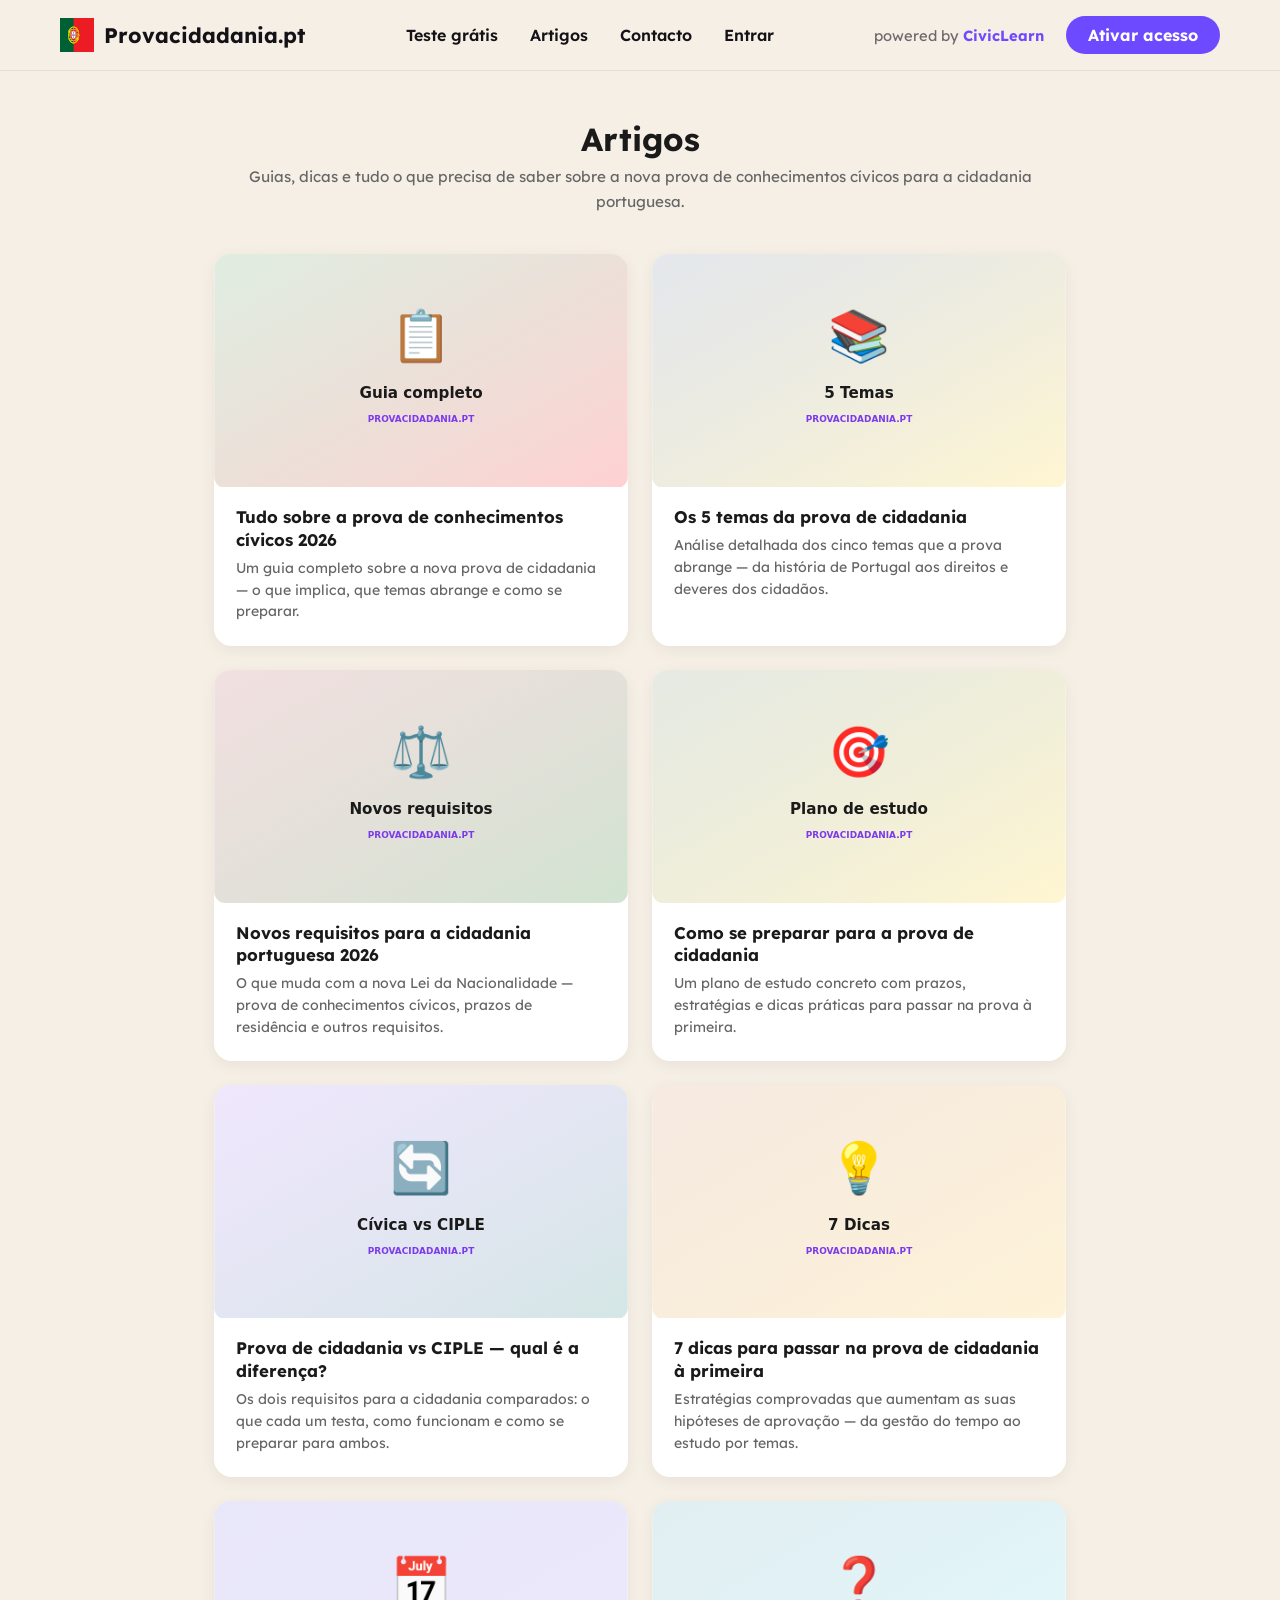
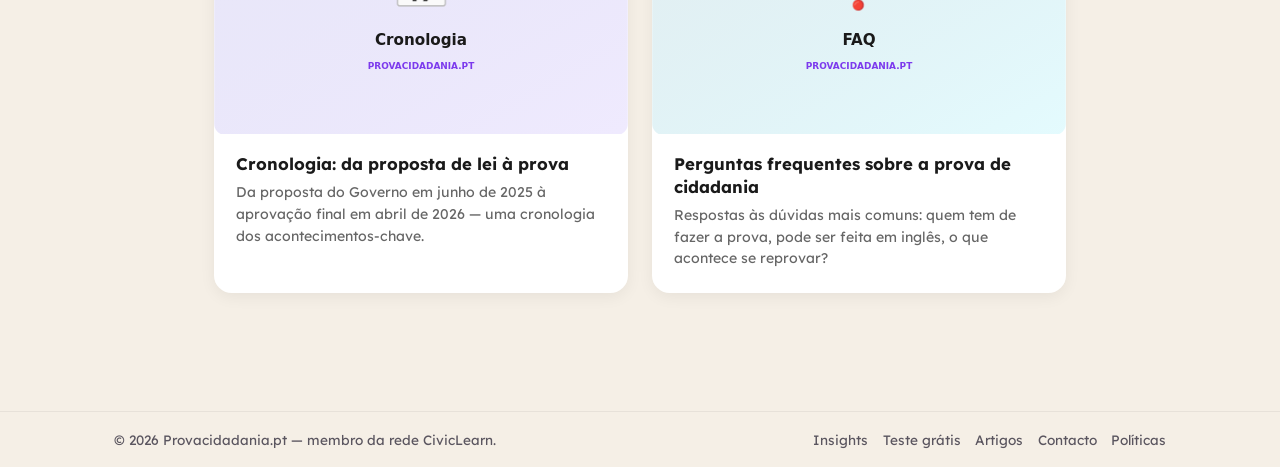
<file: artigos/index.html>
<!DOCTYPE html>
<html lang="pt">
<head>
  <meta charset="UTF-8" />
  <meta name="viewport" content="width=device-width, initial-scale=1" />
  <title>Artigos sobre a cidadania portuguesa — Provacidadania.pt</title>
  <meta name="description" content="Artigos, guias e dicas sobre a nova prova de conhecimentos cívicos para a cidadania portuguesa. Temas, cronologia, preparação e perguntas frequentes.">
  <link rel="canonical" href="https://provacidadania.pt/artigos/">
  <link href="https://fonts.googleapis.com/css2?family=Lexend:wght@300;400;500;600;700&display=swap" rel="stylesheet">
  <link rel="stylesheet" href="/assets/css/newhome.css">
  <style>
    .articles-main {
      max-width: 900px;
      margin: 0 auto;
      padding: 3rem 1.5rem 5rem;
    }
    .articles-title {
      text-align: center;
      font-size: 2rem;
      font-weight: 700;
      color: #1a1a1a;
      margin: 0 0 0.4rem;
    }
    .articles-subtitle {
      text-align: center;
      font-size: 0.95rem;
      color: #666;
      margin: 0 0 2.5rem;
      line-height: 1.6;
    }
    .articles-grid {
      display: grid;
      grid-template-columns: repeat(2, 1fr);
      gap: 1.5rem;
    }
    @media (max-width: 640px) {
      .articles-grid { grid-template-columns: 1fr; }
    }
    .article-card {
      background: #fff;
      border-radius: 1.1rem;
      overflow: hidden;
      box-shadow: 0 4px 16px rgba(0,0,0,0.06);
      text-decoration: none;
      color: inherit;
      transition: box-shadow 0.2s, transform 0.15s;
      display: flex;
      flex-direction: column;
    }
    .article-card:hover {
      box-shadow: 0 8px 28px rgba(124, 58, 237, 0.12);
      transform: translateY(-2px);
    }
    .article-card img {
      width: 100%;
      aspect-ratio: 16/9;
      object-fit: cover;
      display: block;
    }
    .article-card-body {
      padding: 1.2rem 1.4rem 1.4rem;
      flex: 1;
      display: flex;
      flex-direction: column;
    }
    .article-card-body h2 {
      font-size: 1.05rem;
      font-weight: 700;
      color: #1a1a1a;
      margin: 0 0 0.4rem;
      line-height: 1.35;
    }
    .article-card-body p {
      font-size: 0.88rem;
      color: #666;
      line-height: 1.55;
      margin: 0;
      flex: 1;
    }
  </style>
</head>
<body>

<header class="cl-header">
  <div class="cl-header-inner">
    <a href="/" class="cl-logo">
      <img src="/assets/images/pt.svg" alt="PT" />
      <span>Provacidadania.pt</span>
    </a>
    <nav class="cl-nav">
      <a href="/teste-gratis/">Teste grátis</a>
      <a href="/artigos/" class="active">Artigos</a>
      <a href="/contacto/">Contacto</a>
      <a href="https://civiclearn.com/portugal/login">Entrar</a>
    </nav>
    <div class="cl-right">
      <div class="cl-powered">powered by <span>CivicLearn</span></div>
      <a href="https://civiclearn.com/portugal/checkout" class="cl-btn">Ativar acesso</a>
    </div>
  </div>
</header>

<main class="articles-main">
  <h1 class="articles-title">Artigos</h1>
  <p class="articles-subtitle">
    Guias, dicas e tudo o que precisa de saber sobre a nova prova de conhecimentos cívicos para a cidadania portuguesa.
  </p>
  <div class="articles-grid" id="articlesGrid"></div>
</main>

<footer class="site-footer">
  <div class="footer-inner">
    <div>© <span id="footer-year"></span> Provacidadania.pt — membro da rede CivicLearn.</div>
    <div class="footer-links">
      <a href="https://civiclearn.com/insights">Insights</a>
      <a href="/teste-gratis/">Teste grátis</a>
      <a href="/artigos/">Artigos</a>
      <a href="/contacto/">Contacto</a>
      <a href="/politicas/">Políticas</a>
    </div>
  </div>
</footer>

<script>
(async function () {
  const grid = document.getElementById("articlesGrid");
  if (!grid) return;
  try {
    const res = await fetch("/artigos/articles.json");
    const articles = await res.json();
    grid.innerHTML = articles.map(a => `
      <a href="${a.url}" class="article-card">
        <img src="${a.image}" alt="${a.title}" onerror="this.style.display='none'">
        <div class="article-card-body">
          <h2>${a.title}</h2>
          <p>${a.desc}</p>
        </div>
      </a>
    `).join('');
  } catch (e) {}
})();
</script>
<script>document.getElementById("footer-year").textContent = new Date().getFullYear();</script>

</body>
</html>
</file>
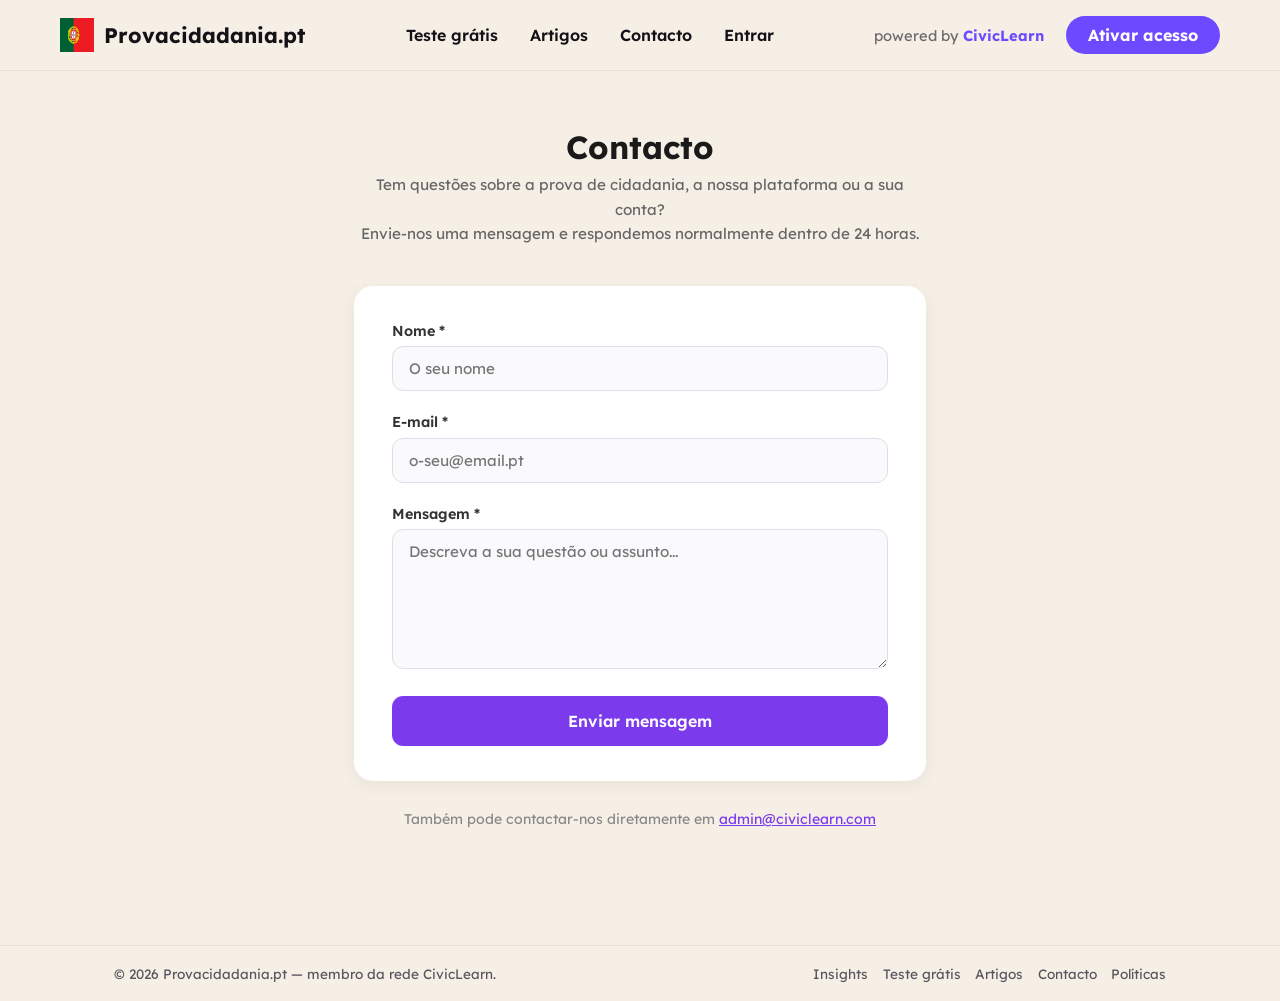
<file: contacto/index.html>
<!DOCTYPE html>
<html lang="pt">
<head>
  <meta charset="UTF-8" />
  <title>Contacto — Provacidadania.pt</title>
  <meta name="description" content="Contacte-nos com questões sobre a prova de cidadania ou a nossa plataforma de preparação. Respondemos normalmente dentro de 24 horas.">
  <meta name="viewport" content="width=device-width, initial-scale=1" />
  <link rel="canonical" href="https://provacidadania.pt/contacto/">
  <link href="https://fonts.googleapis.com/css2?family=Lexend:wght@300;400;500;600;700&display=swap" rel="stylesheet">
  <link rel="stylesheet" href="/assets/css/newhome.css">

  <style>
    .contact-main {
      max-width: 620px;
      margin: 0 auto;
      padding: 3.5rem 1.5rem 4rem;
    }
    .contact-title {
      text-align: center;
      font-size: 2rem;
      font-weight: 700;
      color: #1a1a1a;
      margin: 0 0 0.4rem;
    }
    .contact-subtitle {
      text-align: center;
      font-size: 0.95rem;
      color: #666;
      margin: 0 0 2.5rem;
      line-height: 1.6;
    }
    .contact-card {
      background: #fff;
      border-radius: 1.2rem;
      padding: 2.2rem 2.4rem;
      box-shadow: 0 4px 18px rgba(0,0,0,0.06);
    }
    @media (max-width: 600px) {
      .contact-card { padding: 1.5rem 1.2rem; }
    }
    .form-group {
      margin-bottom: 1.4rem;
    }
    .form-group label {
      display: block;
      font-size: 0.9rem;
      font-weight: 600;
      color: #333;
      margin-bottom: 0.4rem;
    }
    .form-group input,
    .form-group textarea {
      width: 100%;
      padding: 0.75rem 1rem;
      font-family: 'Lexend', sans-serif;
      font-size: 0.95rem;
      color: #1a1a1a;
      border: 1.5px solid #e0dce8;
      border-radius: 0.7rem;
      background: #faf9fc;
      transition: border-color 0.15s, box-shadow 0.15s;
      outline: none;
    }
    .form-group input:focus,
    .form-group textarea:focus {
      border-color: #7c3aed;
      box-shadow: 0 0 0 3px rgba(124, 58, 237, 0.1);
    }
    .form-group textarea {
      resize: vertical;
      min-height: 140px;
    }
    .ohnohoney {
      opacity: 0;
      position: absolute;
      top: 0; left: 0;
      height: 0; width: 0;
      z-index: -1;
    }
    .contact-submit {
      display: block;
      width: 100%;
      padding: 0.95rem;
      background: #7c3aed;
      color: #fff;
      font-family: 'Lexend', sans-serif;
      font-size: 1rem;
      font-weight: 600;
      border: none;
      border-radius: 0.7rem;
      cursor: pointer;
      transition: background 0.2s;
      margin-top: 0.5rem;
    }
    .contact-submit:hover { background: #5b21b6; }
    .contact-submit:disabled { opacity: 0.6; cursor: not-allowed; }
    .contact-feedback {
      display: none;
      margin-top: 1.2rem;
      padding: 1rem 1.2rem;
      border-radius: 0.7rem;
      font-size: 0.92rem;
      font-weight: 500;
      line-height: 1.5;
    }
    .contact-feedback.success {
      background: #ecfdf5; color: #166534; border: 1px solid #bbf7d0;
    }
    .contact-feedback.error {
      background: #fef2f2; color: #991b1b; border: 1px solid #fecaca;
    }
    .contact-alt {
      text-align: center;
      font-size: 0.88rem;
      color: #888;
      margin-top: 1.8rem;
    }
    .contact-alt a { color: #7c3aed; text-decoration: underline; }
  </style>
</head>

<body>

<!-- HEADER -->
<header class="cl-header">
  <div class="cl-header-inner">
    <a href="/" class="cl-logo">
      <img src="/assets/images/pt.svg" alt="PT" />
      <span>Provacidadania.pt</span>
    </a>
    <nav class="cl-nav">
      <a href="/teste-gratis/">Teste grátis</a>
      <a href="/artigos/">Artigos</a>
      <a href="/contacto/">Contacto</a>
      <a href="https://civiclearn.com/portugal/login">Entrar</a>
    </nav>
    <div class="cl-right">
      <div class="cl-powered">powered by <span>CivicLearn</span></div>
      <a href="https://civiclearn.com/portugal/checkout" class="cl-btn">Ativar acesso</a>
    </div>
  </div>
</header>


<!-- CONTACT -->
<main class="contact-main">

  <h1 class="contact-title">Contacto</h1>
  <p class="contact-subtitle">
    Tem questões sobre a prova de cidadania, a nossa plataforma ou a sua conta?<br>
    Envie-nos uma mensagem e respondemos normalmente dentro de 24 horas.
  </p>

  <div class="contact-card">

    <form id="contactForm" autocomplete="on">

      <!-- Honeypot -->
      <div class="ohnohoney">
        <input type="text" name="company" tabindex="-1" autocomplete="off">
      </div>

      <div class="form-group">
        <label for="contact-name">Nome *</label>
        <input type="text" id="contact-name" name="name" required autocomplete="name" placeholder="O seu nome">
      </div>

      <div class="form-group">
        <label for="contact-email">E-mail *</label>
        <input type="email" id="contact-email" name="_replyto" required autocomplete="email" placeholder="o-seu@email.pt">
      </div>

      <div class="form-group">
        <label for="contact-message">Mensagem *</label>
        <textarea id="contact-message" name="message" required placeholder="Descreva a sua questão ou assunto..."></textarea>
      </div>

      <button type="submit" class="contact-submit">Enviar mensagem</button>

      <div id="successMessage" class="contact-feedback success">
        Obrigado! A sua mensagem foi enviada. Respondemos o mais brevemente possível.
      </div>

      <div id="errorMessage" class="contact-feedback error">
        Ocorreu um erro. Tente novamente ou envie e-mail diretamente para admin@civiclearn.com.
      </div>

    </form>

  </div>

  <p class="contact-alt">
    Também pode contactar-nos diretamente em <a href="mailto:admin@civiclearn.com">admin@civiclearn.com</a>
  </p>

</main>


<!-- FOOTER -->
<footer class="site-footer">
  <div class="footer-inner">
    <div>© <span id="footer-year"></span> Provacidadania.pt — membro da rede CivicLearn.</div>
    <div class="footer-links">
      <a href="https://civiclearn.com/insights">Insights</a>
      <a href="/teste-gratis/">Teste grátis</a>
      <a href="/artigos/">Artigos</a>
      <a href="/contacto/">Contacto</a>
      <a href="/politicas/">Políticas</a>
    </div>
  </div>
</footer>


<script>
document.getElementById("contactForm").addEventListener("submit", async function(e) {
  e.preventDefault();

  const form = e.target;
  if (form.querySelector('input[name="company"]').value) return;

  const success = document.getElementById("successMessage");
  const error   = document.getElementById("errorMessage");
  const btn     = form.querySelector('button[type="submit"]');

  success.style.display = "none";
  error.style.display   = "none";

  btn.disabled = true;
  const originalText = btn.innerText;
  btn.innerText = "A enviar...";

  const payload = {
    site: window.location.hostname,
    page: window.location.pathname,
    name:    form.querySelector('input[name="name"]').value,
    email:   form.querySelector('input[name="_replyto"]').value,
    message: form.querySelector('textarea[name="message"]').value,
    product: "portugal-presale"
  };

  try {
    const res = await fetch("https://civiclearn.app.n8n.cloud/webhook/contact", {
      method: "POST",
      headers: { "Content-Type": "application/json" },
      body: JSON.stringify(payload)
    });

    if (res.ok) {
      success.style.display = "block";
      form.reset();
      btn.style.display = "none";
    } else {
      throw new Error("Request failed");
    }
  } catch (err) {
    error.style.display = "block";
    btn.disabled = false;
    btn.innerText = originalText;
  }
});
</script>

<script>
  document.getElementById("footer-year").textContent = new Date().getFullYear();
</script>

</body>
</html>
</file>
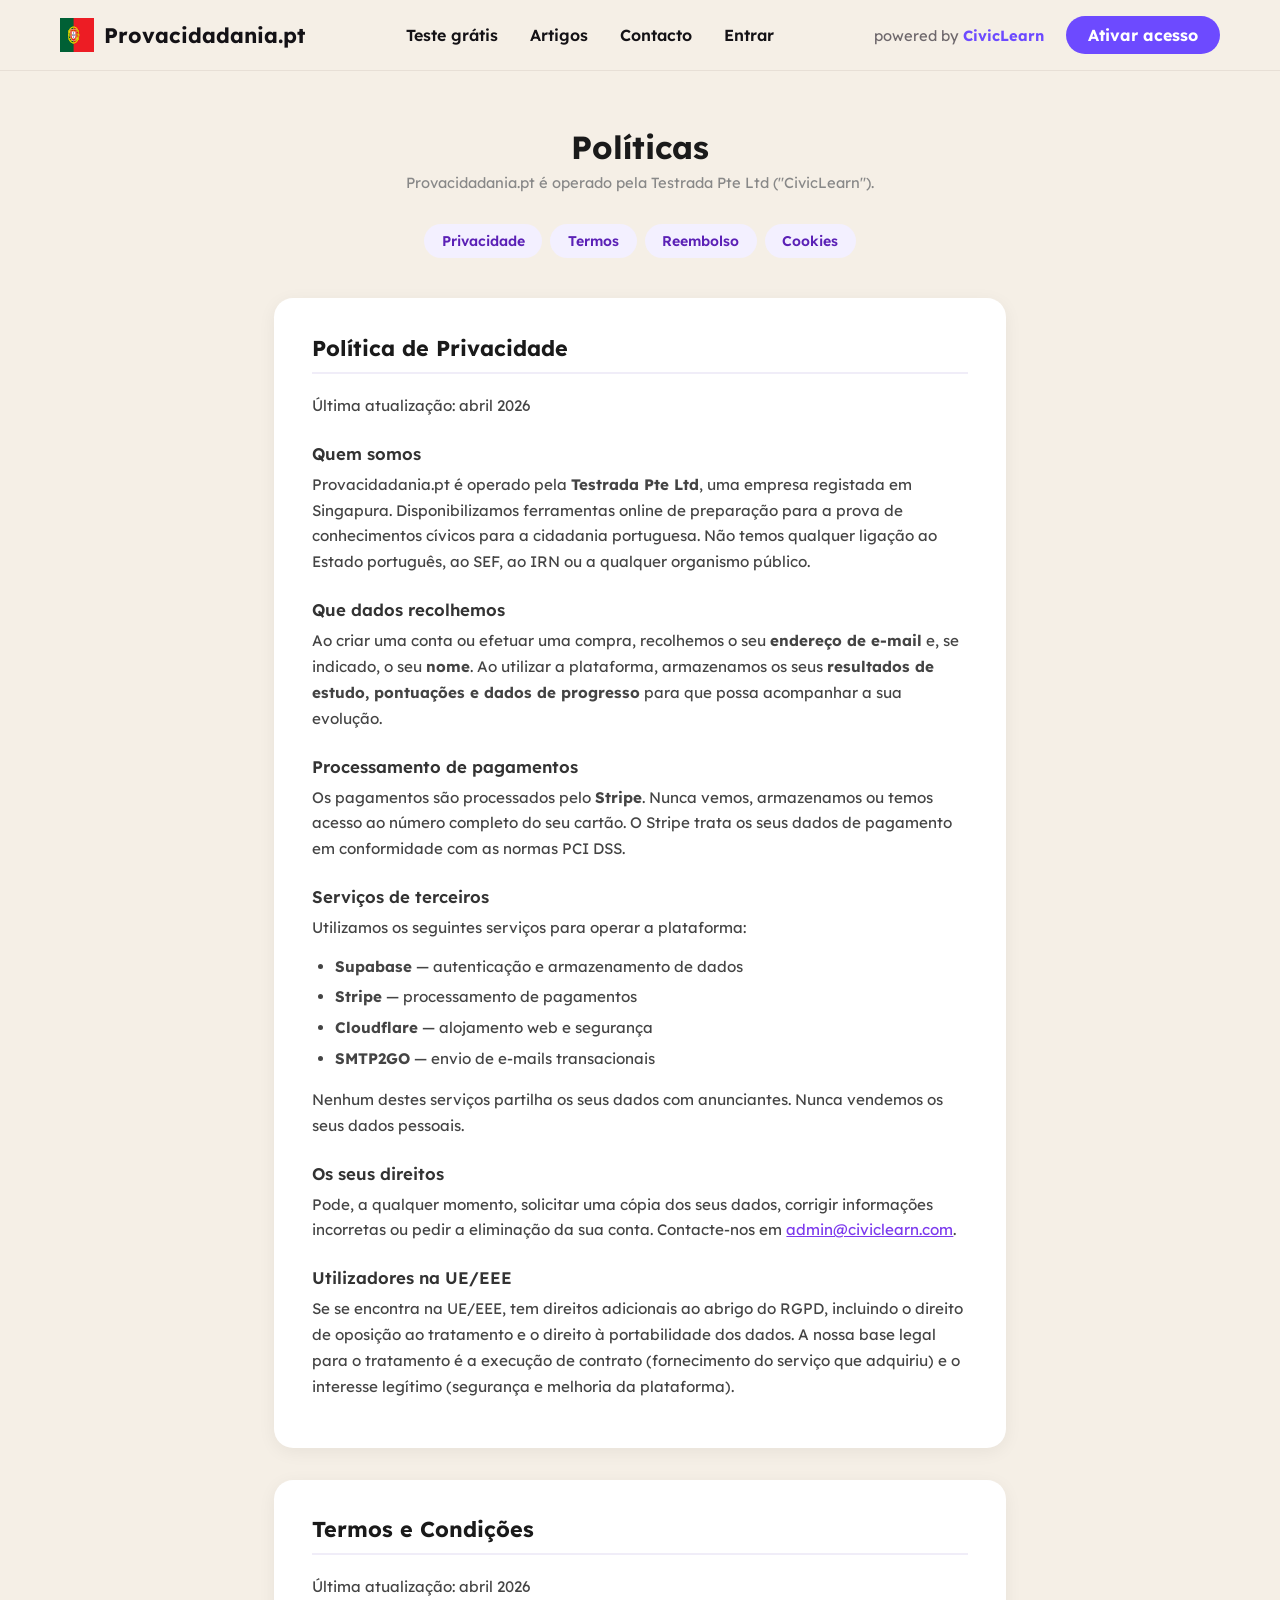
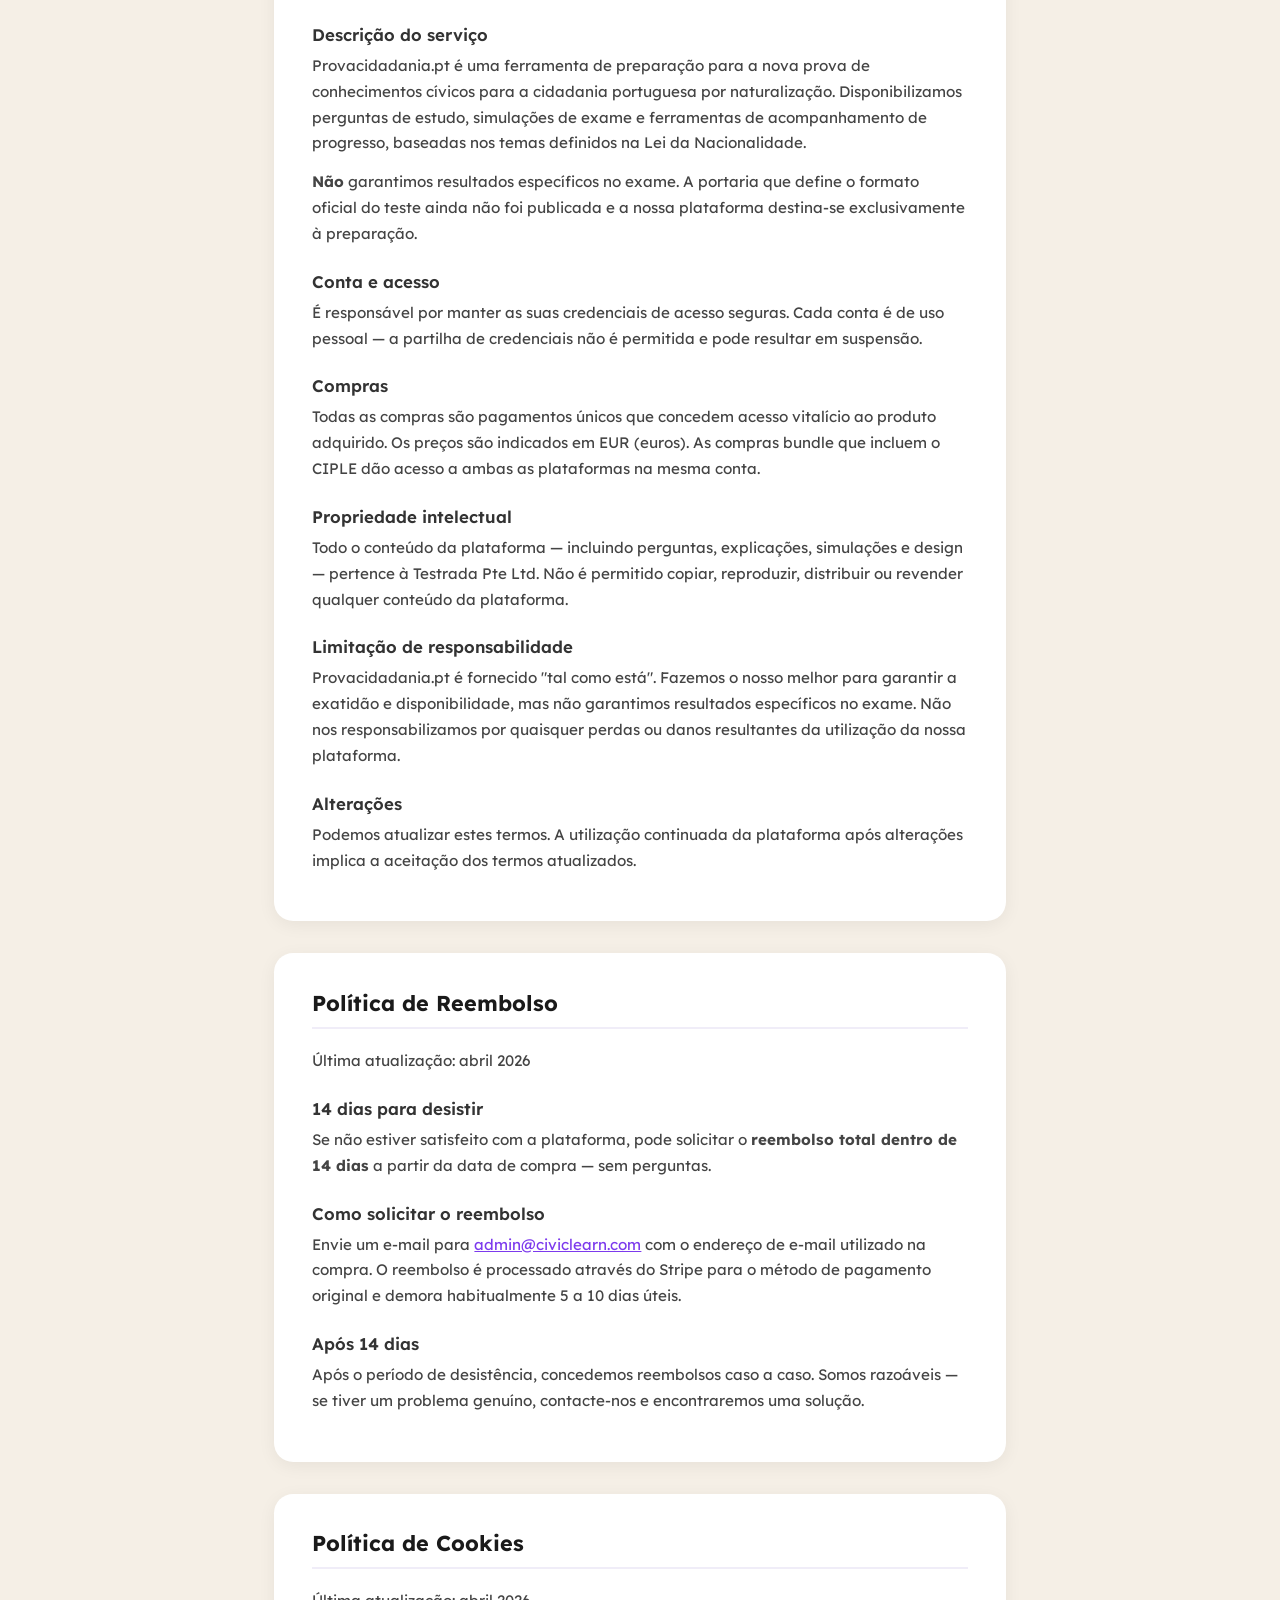
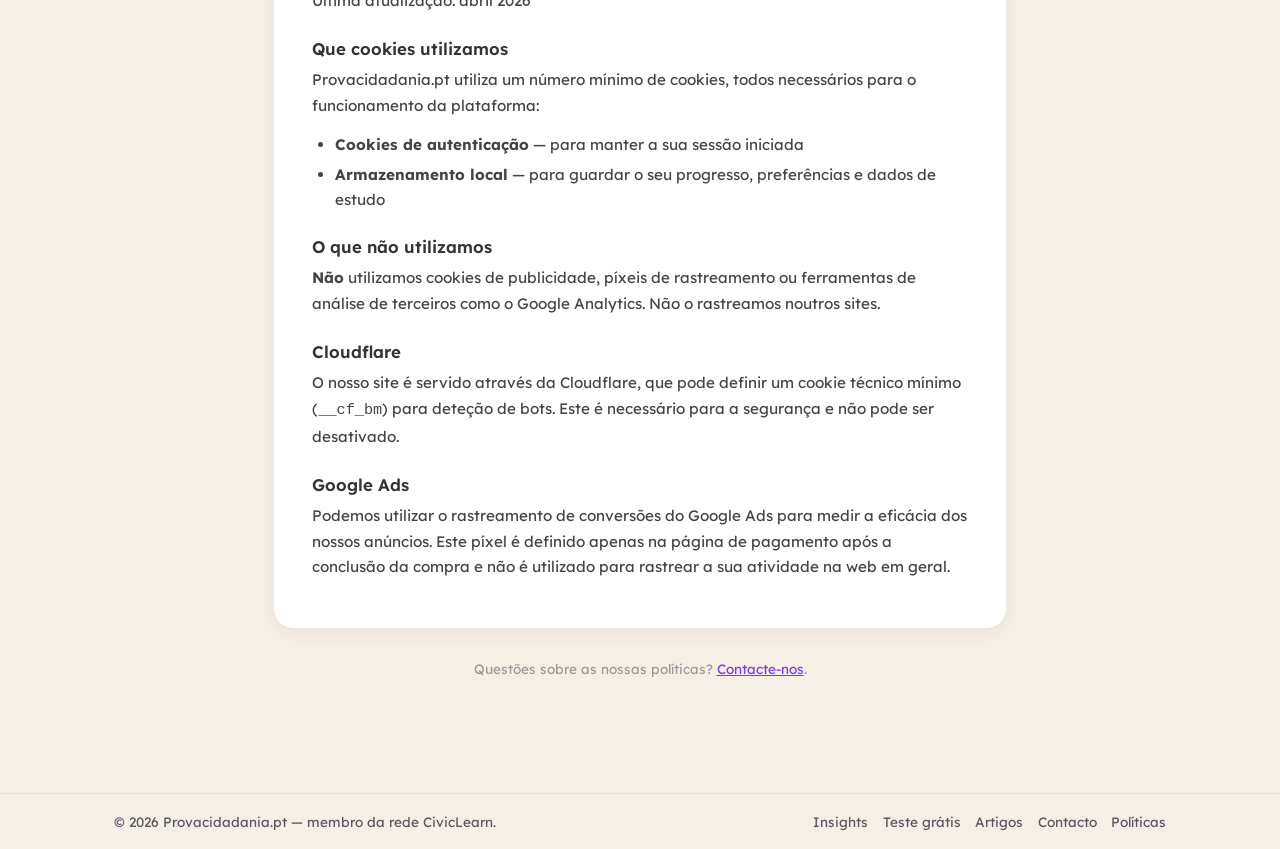
<file: politicas/index.html>
<!DOCTYPE html>
<html lang="pt">
<head>
  <meta charset="UTF-8" />
  <title>Políticas — Provacidadania.pt</title>
  <meta name="description" content="Política de privacidade, termos e condições, política de reembolso e política de cookies de Provacidadania.pt.">
  <meta name="viewport" content="width=device-width, initial-scale=1" />
  <link rel="canonical" href="https://provacidadania.pt/politicas/">
  <link href="https://fonts.googleapis.com/css2?family=Lexend:wght@300;400;500;600;700&display=swap" rel="stylesheet">
  <link rel="stylesheet" href="/assets/css/newhome.css">

  <style>
    .policy-main {
      max-width: 780px;
      margin: 0 auto;
      padding: 3.5rem 1.5rem 4rem;
    }
    .policy-page-title {
      text-align: center;
      font-size: 2rem;
      font-weight: 700;
      color: #1a1a1a;
      margin: 0 0 0.4rem;
    }
    .policy-page-subtitle {
      text-align: center;
      font-size: 0.92rem;
      color: #888;
      margin: 0 0 2rem;
    }
    .policy-nav {
      display: flex;
      flex-wrap: wrap;
      gap: 0.5rem;
      justify-content: center;
      margin-bottom: 2.5rem;
    }
    .policy-nav a {
      background: #f3f0ff;
      color: #5b21b6;
      padding: 0.5rem 1.1rem;
      border-radius: 999px;
      font-size: 0.88rem;
      font-weight: 600;
      text-decoration: none;
      transition: background 0.15s;
    }
    .policy-nav a:hover { background: #ebe5ff; }
    .policy-section {
      background: #fff;
      border-radius: 1.2rem;
      padding: 2.2rem 2.4rem;
      margin-bottom: 2rem;
      box-shadow: 0 4px 18px rgba(0,0,0,0.06);
      scroll-margin-top: 5rem;
    }
    @media (max-width: 600px) {
      .policy-section { padding: 1.5rem 1.2rem; }
    }
    .policy-section h2 {
      font-size: 1.35rem;
      font-weight: 700;
      color: #1a1a1a;
      margin: 0 0 1.2rem;
      padding-bottom: 0.7rem;
      border-bottom: 2px solid #f0edf8;
    }
    .policy-section h3 {
      font-size: 1.05rem;
      font-weight: 600;
      color: #333;
      margin: 1.5rem 0 0.5rem;
    }
    .policy-section p {
      font-size: 0.95rem;
      line-height: 1.7;
      color: #444;
      margin: 0 0 0.8rem;
    }
    .policy-section ul {
      margin: 0.5rem 0 1rem;
      padding-left: 1.4rem;
    }
    .policy-section li {
      font-size: 0.95rem;
      line-height: 1.65;
      color: #444;
      margin-bottom: 0.35rem;
    }
    .policy-section a { color: #7c3aed; text-decoration: underline; }
    .policy-updated {
      font-size: 0.82rem;
      color: #999;
      margin-top: -0.5rem;
      margin-bottom: 1rem;
    }
    .policy-footer-note {
      text-align: center;
      font-size: 0.85rem;
      color: #999;
      margin-top: 1.5rem;
    }
    .policy-footer-note a { color: #7c3aed; text-decoration: underline; }
  </style>
</head>

<body>

<!-- HEADER -->
<header class="cl-header">
  <div class="cl-header-inner">
    <a href="/" class="cl-logo">
      <img src="/assets/images/pt.svg" alt="PT" />
      <span>Provacidadania.pt</span>
    </a>
    <nav class="cl-nav">
      <a href="/teste-gratis/">Teste grátis</a>
      <a href="/artigos/">Artigos</a>
      <a href="/contacto/">Contacto</a>
      <a href="https://civiclearn.com/portugal/login">Entrar</a>
    </nav>
    <div class="cl-right">
      <div class="cl-powered">powered by <span>CivicLearn</span></div>
      <a href="https://civiclearn.com/portugal/checkout" class="cl-btn">Ativar acesso</a>
    </div>
  </div>
</header>


<!-- POLICIES -->
<main class="policy-main">

  <h1 class="policy-page-title">Políticas</h1>
  <p class="policy-page-subtitle">Provacidadania.pt é operado pela Testrada Pte Ltd ("CivicLearn").</p>

  <nav class="policy-nav">
    <a href="#privacidade">Privacidade</a>
    <a href="#termos">Termos</a>
    <a href="#reembolso">Reembolso</a>
    <a href="#cookies">Cookies</a>
  </nav>


  <!-- 1. PRIVACIDADE -->
  <section class="policy-section" id="privacidade">
    <h2>Política de Privacidade</h2>
    <p class="policy-updated">Última atualização: abril 2026</p>

    <h3>Quem somos</h3>
    <p>Provacidadania.pt é operado pela <strong>Testrada Pte Ltd</strong>, uma empresa registada em Singapura. Disponibilizamos ferramentas online de preparação para a prova de conhecimentos cívicos para a cidadania portuguesa. Não temos qualquer ligação ao Estado português, ao SEF, ao IRN ou a qualquer organismo público.</p>

    <h3>Que dados recolhemos</h3>
    <p>Ao criar uma conta ou efetuar uma compra, recolhemos o seu <strong>endereço de e-mail</strong> e, se indicado, o seu <strong>nome</strong>. Ao utilizar a plataforma, armazenamos os seus <strong>resultados de estudo, pontuações e dados de progresso</strong> para que possa acompanhar a sua evolução.</p>

    <h3>Processamento de pagamentos</h3>
    <p>Os pagamentos são processados pelo <strong>Stripe</strong>. Nunca vemos, armazenamos ou temos acesso ao número completo do seu cartão. O Stripe trata os seus dados de pagamento em conformidade com as normas PCI DSS.</p>

    <h3>Serviços de terceiros</h3>
    <p>Utilizamos os seguintes serviços para operar a plataforma:</p>
    <ul>
      <li><strong>Supabase</strong> — autenticação e armazenamento de dados</li>
      <li><strong>Stripe</strong> — processamento de pagamentos</li>
      <li><strong>Cloudflare</strong> — alojamento web e segurança</li>
      <li><strong>SMTP2GO</strong> — envio de e-mails transacionais</li>
    </ul>
    <p>Nenhum destes serviços partilha os seus dados com anunciantes. Nunca vendemos os seus dados pessoais.</p>

    <h3>Os seus direitos</h3>
    <p>Pode, a qualquer momento, solicitar uma cópia dos seus dados, corrigir informações incorretas ou pedir a eliminação da sua conta. Contacte-nos em <a href="mailto:admin@civiclearn.com">admin@civiclearn.com</a>.</p>

    <h3>Utilizadores na UE/EEE</h3>
    <p>Se se encontra na UE/EEE, tem direitos adicionais ao abrigo do RGPD, incluindo o direito de oposição ao tratamento e o direito à portabilidade dos dados. A nossa base legal para o tratamento é a execução de contrato (fornecimento do serviço que adquiriu) e o interesse legítimo (segurança e melhoria da plataforma).</p>
  </section>


  <!-- 2. TERMOS -->
  <section class="policy-section" id="termos">
    <h2>Termos e Condições</h2>
    <p class="policy-updated">Última atualização: abril 2026</p>

    <h3>Descrição do serviço</h3>
    <p>Provacidadania.pt é uma ferramenta de preparação para a nova prova de conhecimentos cívicos para a cidadania portuguesa por naturalização. Disponibilizamos perguntas de estudo, simulações de exame e ferramentas de acompanhamento de progresso, baseadas nos temas definidos na Lei da Nacionalidade.</p>
    <p><strong>Não</strong> garantimos resultados específicos no exame. A portaria que define o formato oficial do teste ainda não foi publicada e a nossa plataforma destina-se exclusivamente à preparação.</p>

    <h3>Conta e acesso</h3>
    <p>É responsável por manter as suas credenciais de acesso seguras. Cada conta é de uso pessoal — a partilha de credenciais não é permitida e pode resultar em suspensão.</p>

    <h3>Compras</h3>
    <p>Todas as compras são pagamentos únicos que concedem acesso vitalício ao produto adquirido. Os preços são indicados em EUR (euros). As compras bundle que incluem o CIPLE dão acesso a ambas as plataformas na mesma conta.</p>

    <h3>Propriedade intelectual</h3>
    <p>Todo o conteúdo da plataforma — incluindo perguntas, explicações, simulações e design — pertence à Testrada Pte Ltd. Não é permitido copiar, reproduzir, distribuir ou revender qualquer conteúdo da plataforma.</p>

    <h3>Limitação de responsabilidade</h3>
    <p>Provacidadania.pt é fornecido "tal como está". Fazemos o nosso melhor para garantir a exatidão e disponibilidade, mas não garantimos resultados específicos no exame. Não nos responsabilizamos por quaisquer perdas ou danos resultantes da utilização da nossa plataforma.</p>

    <h3>Alterações</h3>
    <p>Podemos atualizar estes termos. A utilização continuada da plataforma após alterações implica a aceitação dos termos atualizados.</p>
  </section>


  <!-- 3. REEMBOLSO -->
  <section class="policy-section" id="reembolso">
    <h2>Política de Reembolso</h2>
    <p class="policy-updated">Última atualização: abril 2026</p>

    <h3>14 dias para desistir</h3>
    <p>Se não estiver satisfeito com a plataforma, pode solicitar o <strong>reembolso total dentro de 14 dias</strong> a partir da data de compra — sem perguntas.</p>

    <h3>Como solicitar o reembolso</h3>
    <p>Envie um e-mail para <a href="mailto:admin@civiclearn.com">admin@civiclearn.com</a> com o endereço de e-mail utilizado na compra. O reembolso é processado através do Stripe para o método de pagamento original e demora habitualmente 5 a 10 dias úteis.</p>

    <h3>Após 14 dias</h3>
    <p>Após o período de desistência, concedemos reembolsos caso a caso. Somos razoáveis — se tiver um problema genuíno, contacte-nos e encontraremos uma solução.</p>
  </section>


  <!-- 4. COOKIES -->
  <section class="policy-section" id="cookies">
    <h2>Política de Cookies</h2>
    <p class="policy-updated">Última atualização: abril 2026</p>

    <h3>Que cookies utilizamos</h3>
    <p>Provacidadania.pt utiliza um número mínimo de cookies, todos necessários para o funcionamento da plataforma:</p>
    <ul>
      <li><strong>Cookies de autenticação</strong> — para manter a sua sessão iniciada</li>
      <li><strong>Armazenamento local</strong> — para guardar o seu progresso, preferências e dados de estudo</li>
    </ul>

    <h3>O que não utilizamos</h3>
    <p><strong>Não</strong> utilizamos cookies de publicidade, píxeis de rastreamento ou ferramentas de análise de terceiros como o Google Analytics. Não o rastreamos noutros sites.</p>

    <h3>Cloudflare</h3>
    <p>O nosso site é servido através da Cloudflare, que pode definir um cookie técnico mínimo (<code>__cf_bm</code>) para deteção de bots. Este é necessário para a segurança e não pode ser desativado.</p>

    <h3>Google Ads</h3>
    <p>Podemos utilizar o rastreamento de conversões do Google Ads para medir a eficácia dos nossos anúncios. Este píxel é definido apenas na página de pagamento após a conclusão da compra e não é utilizado para rastrear a sua atividade na web em geral.</p>
  </section>


  <p class="policy-footer-note">
    Questões sobre as nossas políticas? <a href="/contacto/">Contacte-nos</a>.
  </p>

</main>


<!-- FOOTER -->
<footer class="site-footer">
  <div class="footer-inner">
    <div>© <span id="footer-year"></span> Provacidadania.pt — membro da rede CivicLearn.</div>
    <div class="footer-links">
      <a href="https://civiclearn.com/insights">Insights</a>
      <a href="/teste-gratis/">Teste grátis</a>
      <a href="/artigos/">Artigos</a>
      <a href="/contacto/">Contacto</a>
      <a href="/politicas/">Políticas</a>
    </div>
  </div>
</footer>

<script>
  document.getElementById("footer-year").textContent = new Date().getFullYear();
</script>

</body>
</html>
</file>
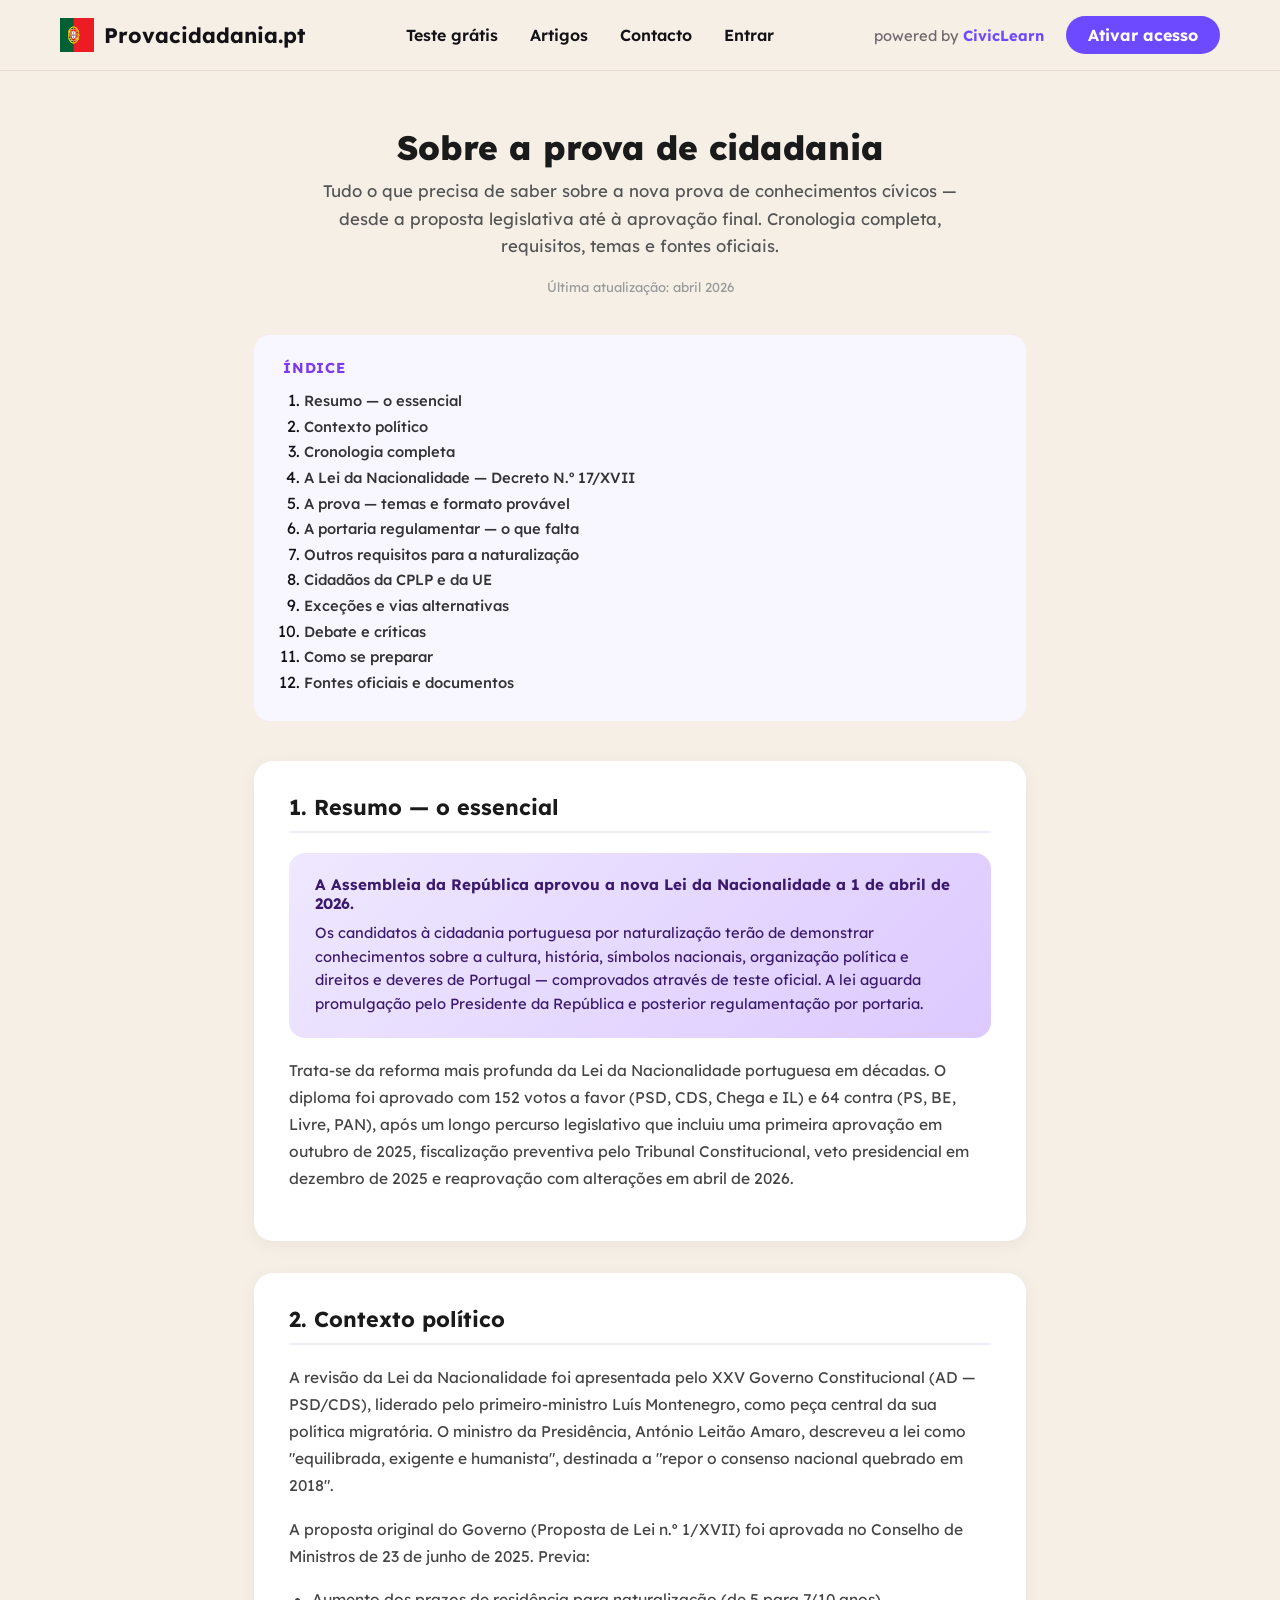
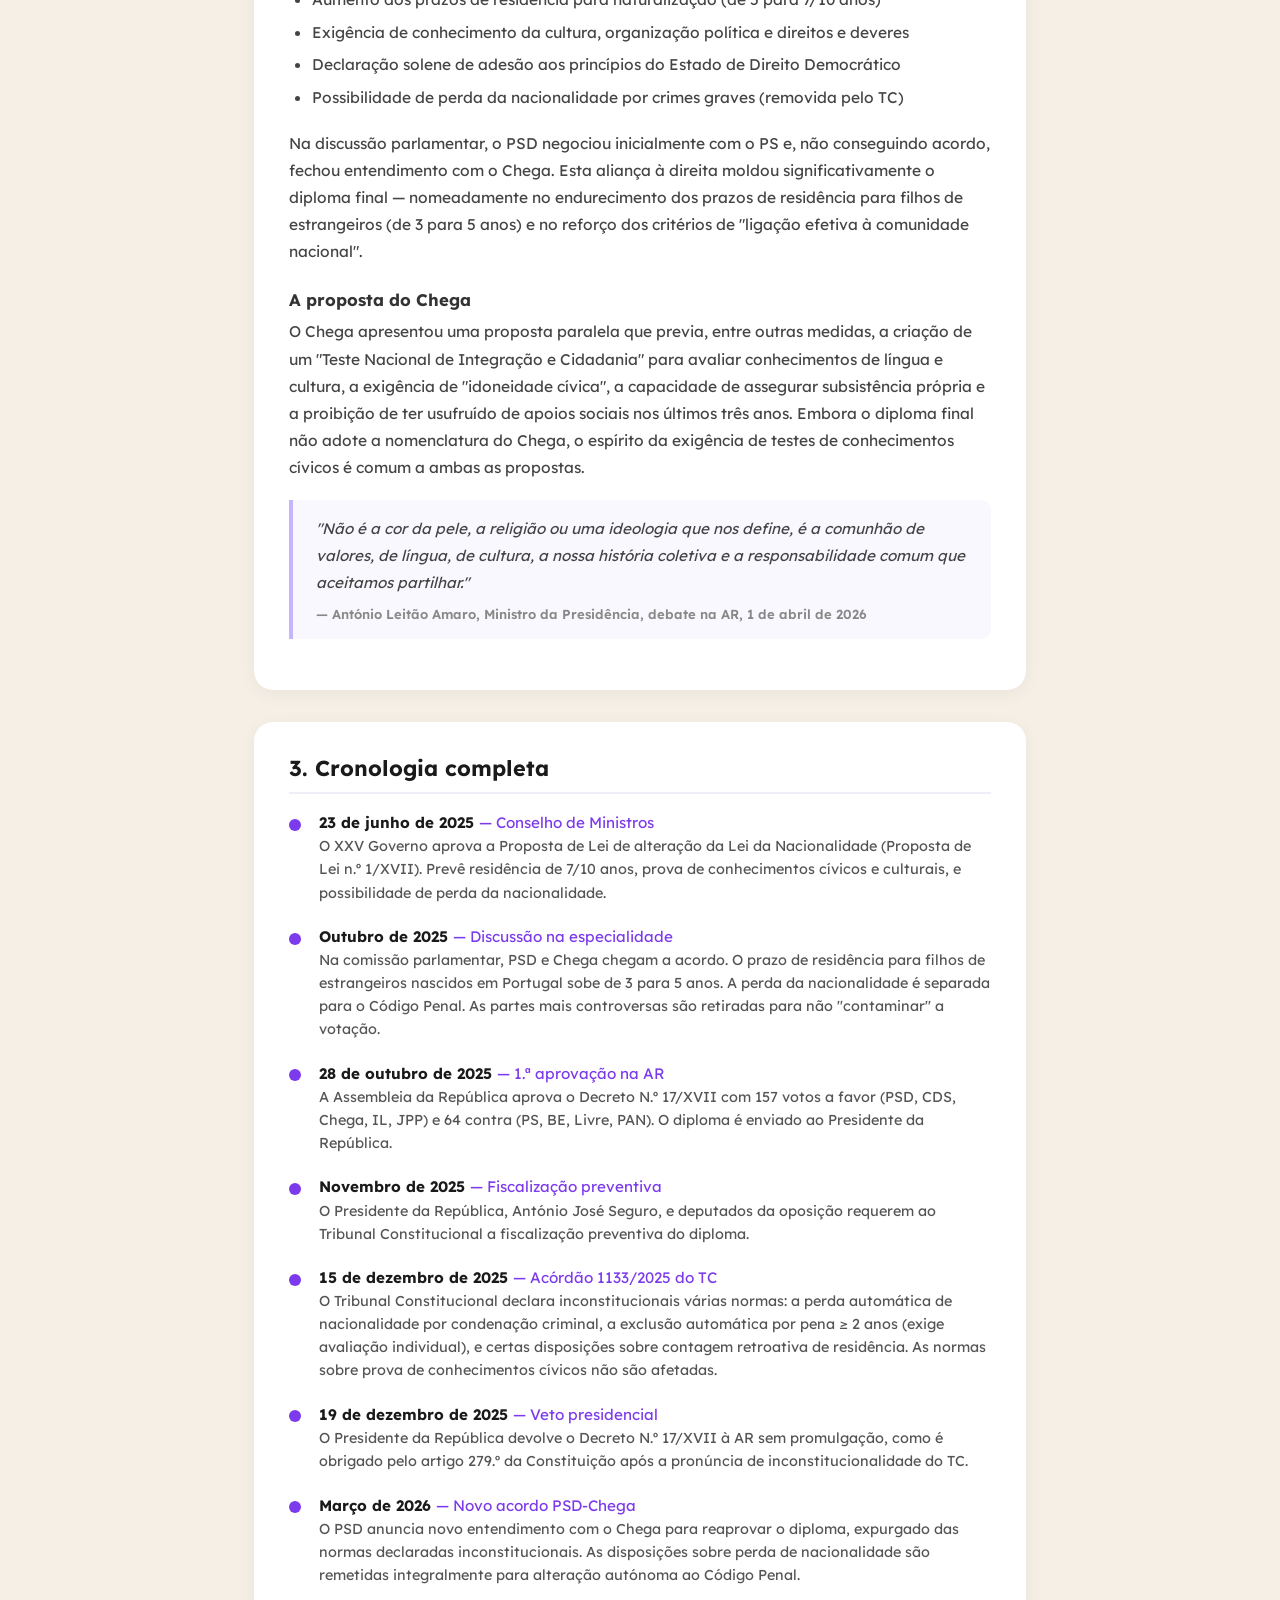
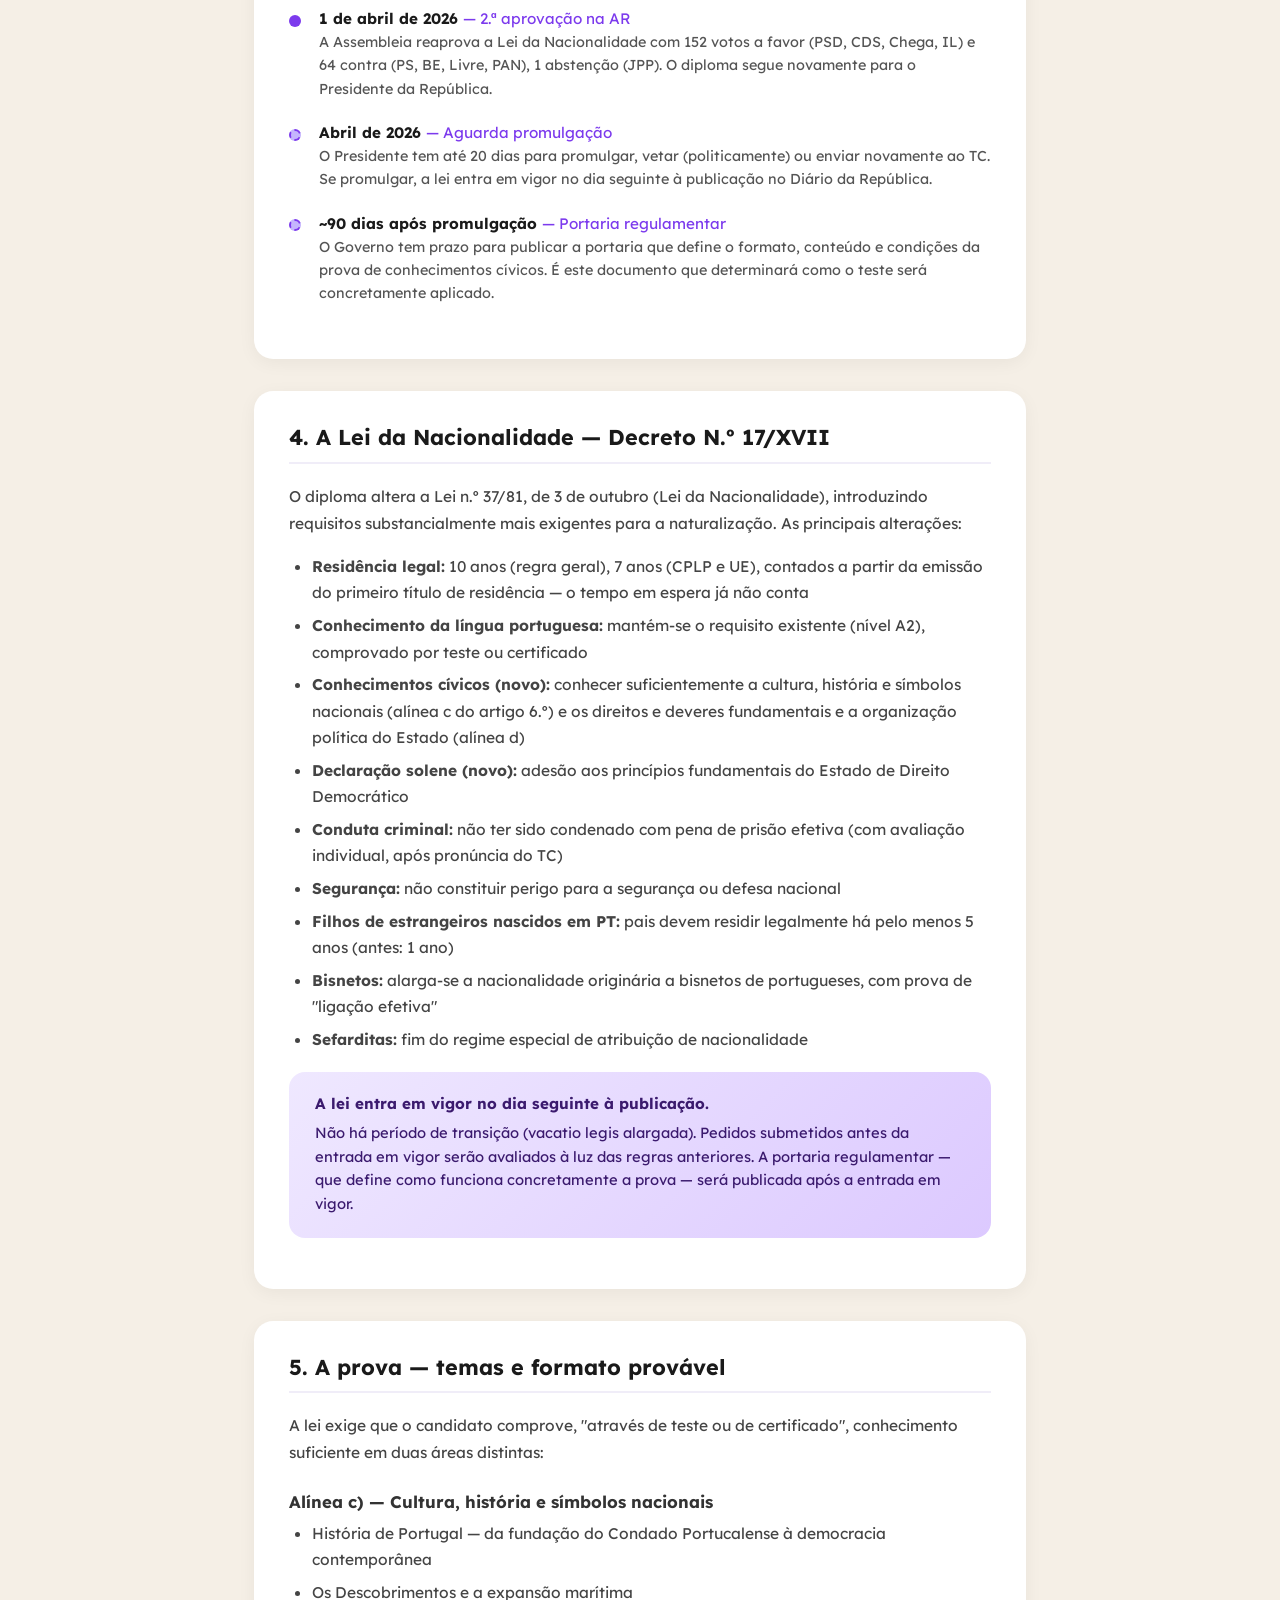
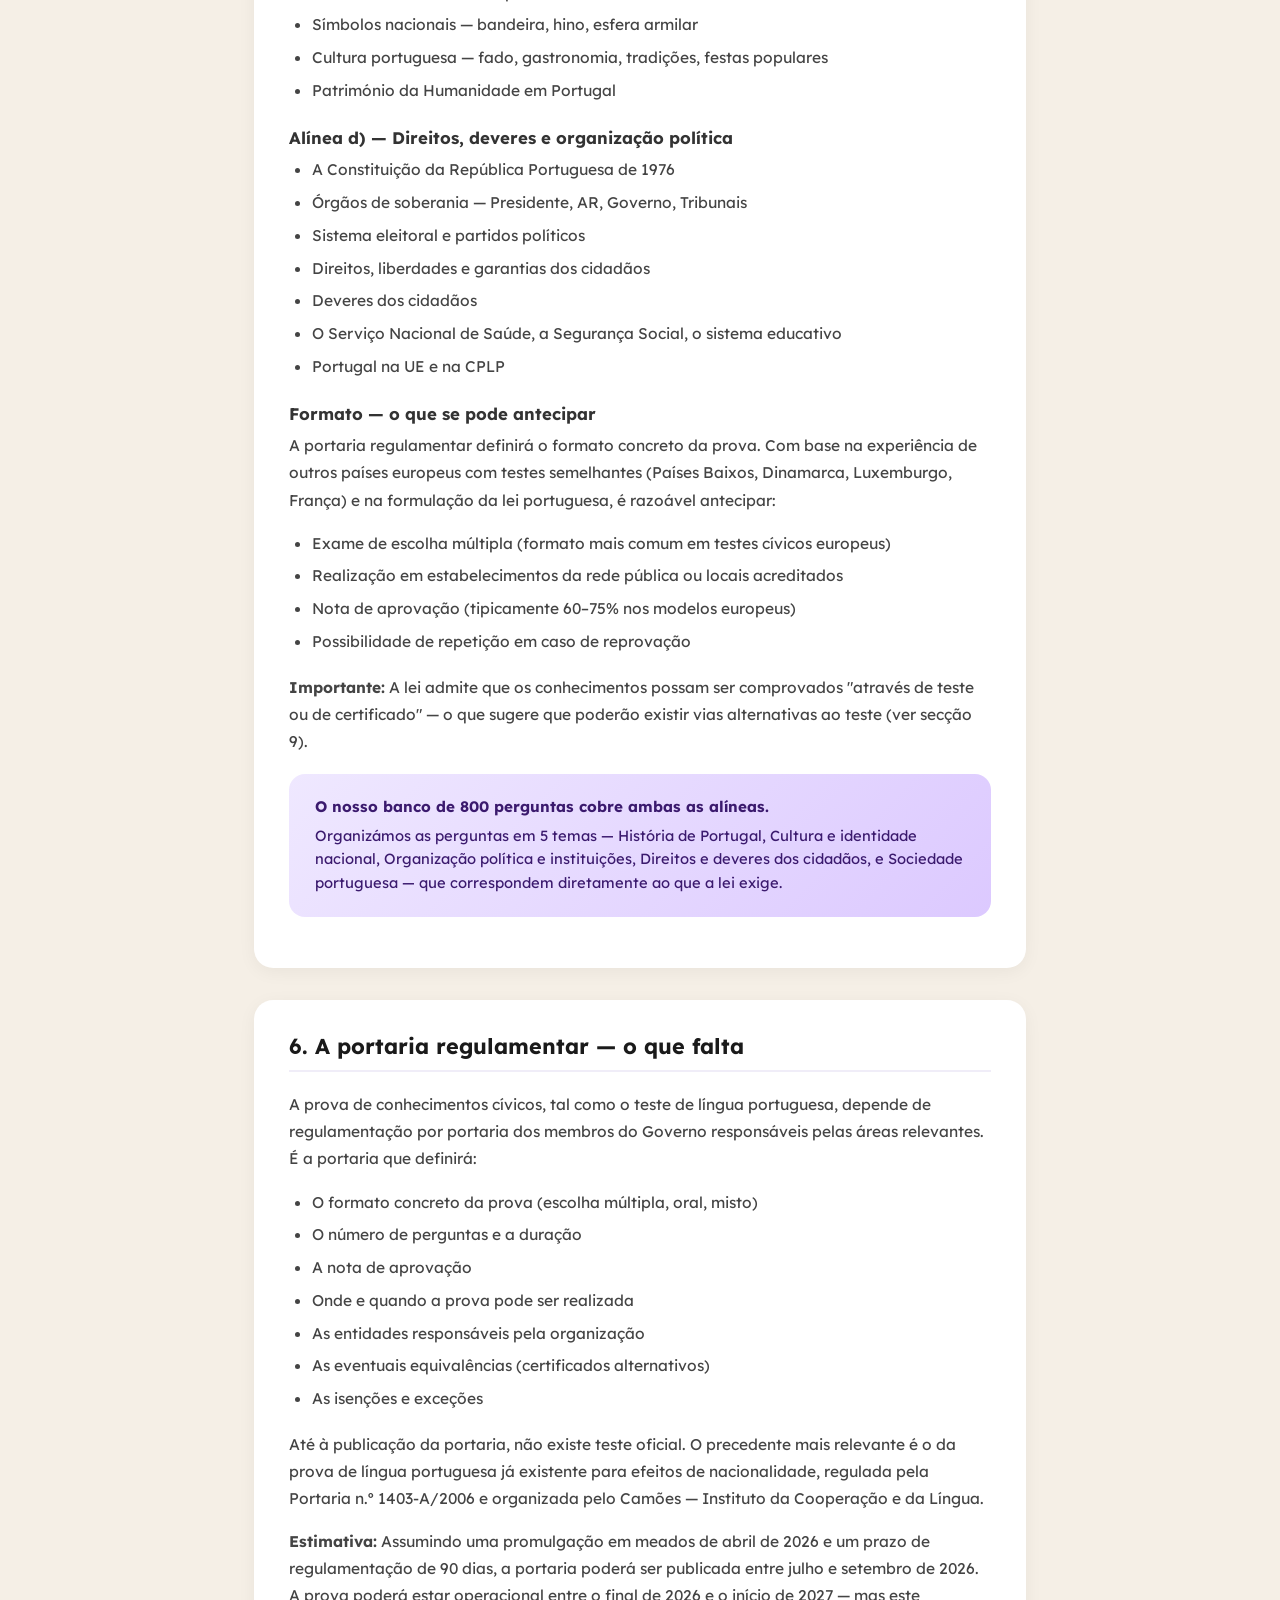
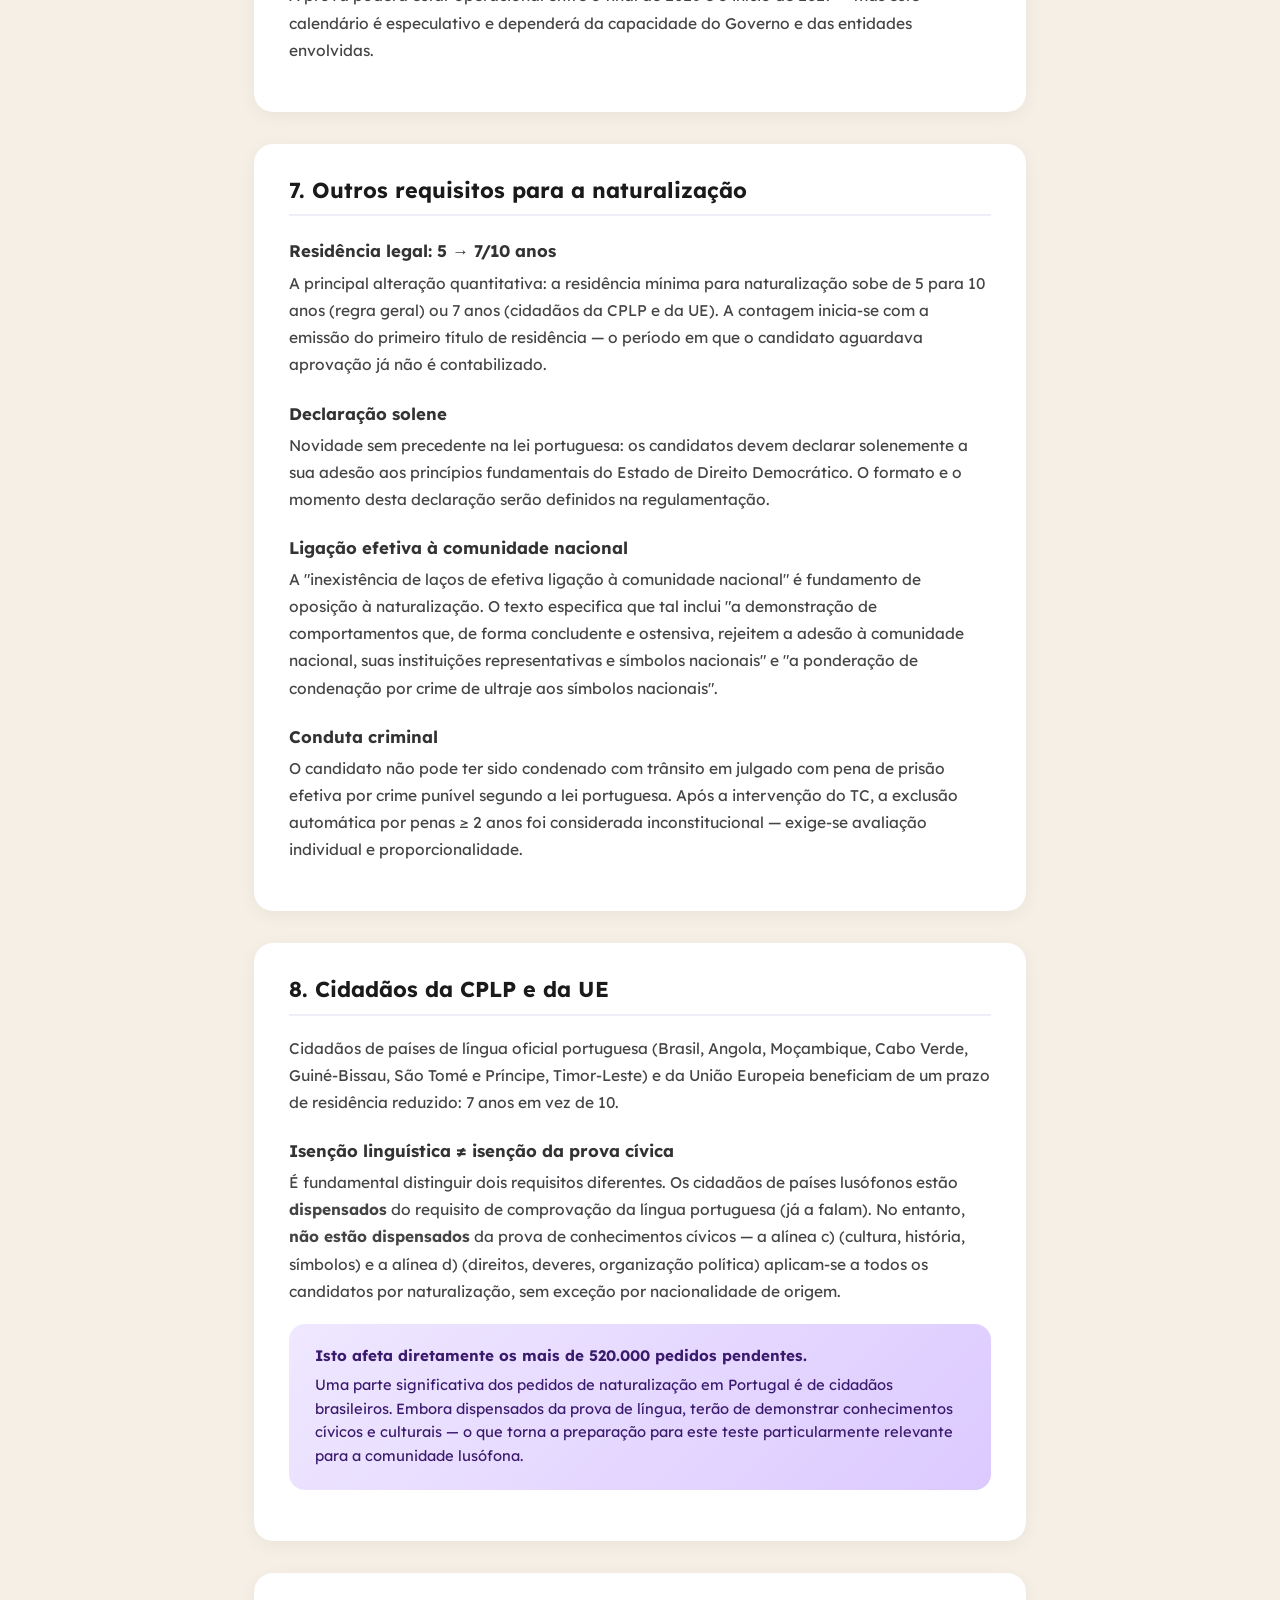
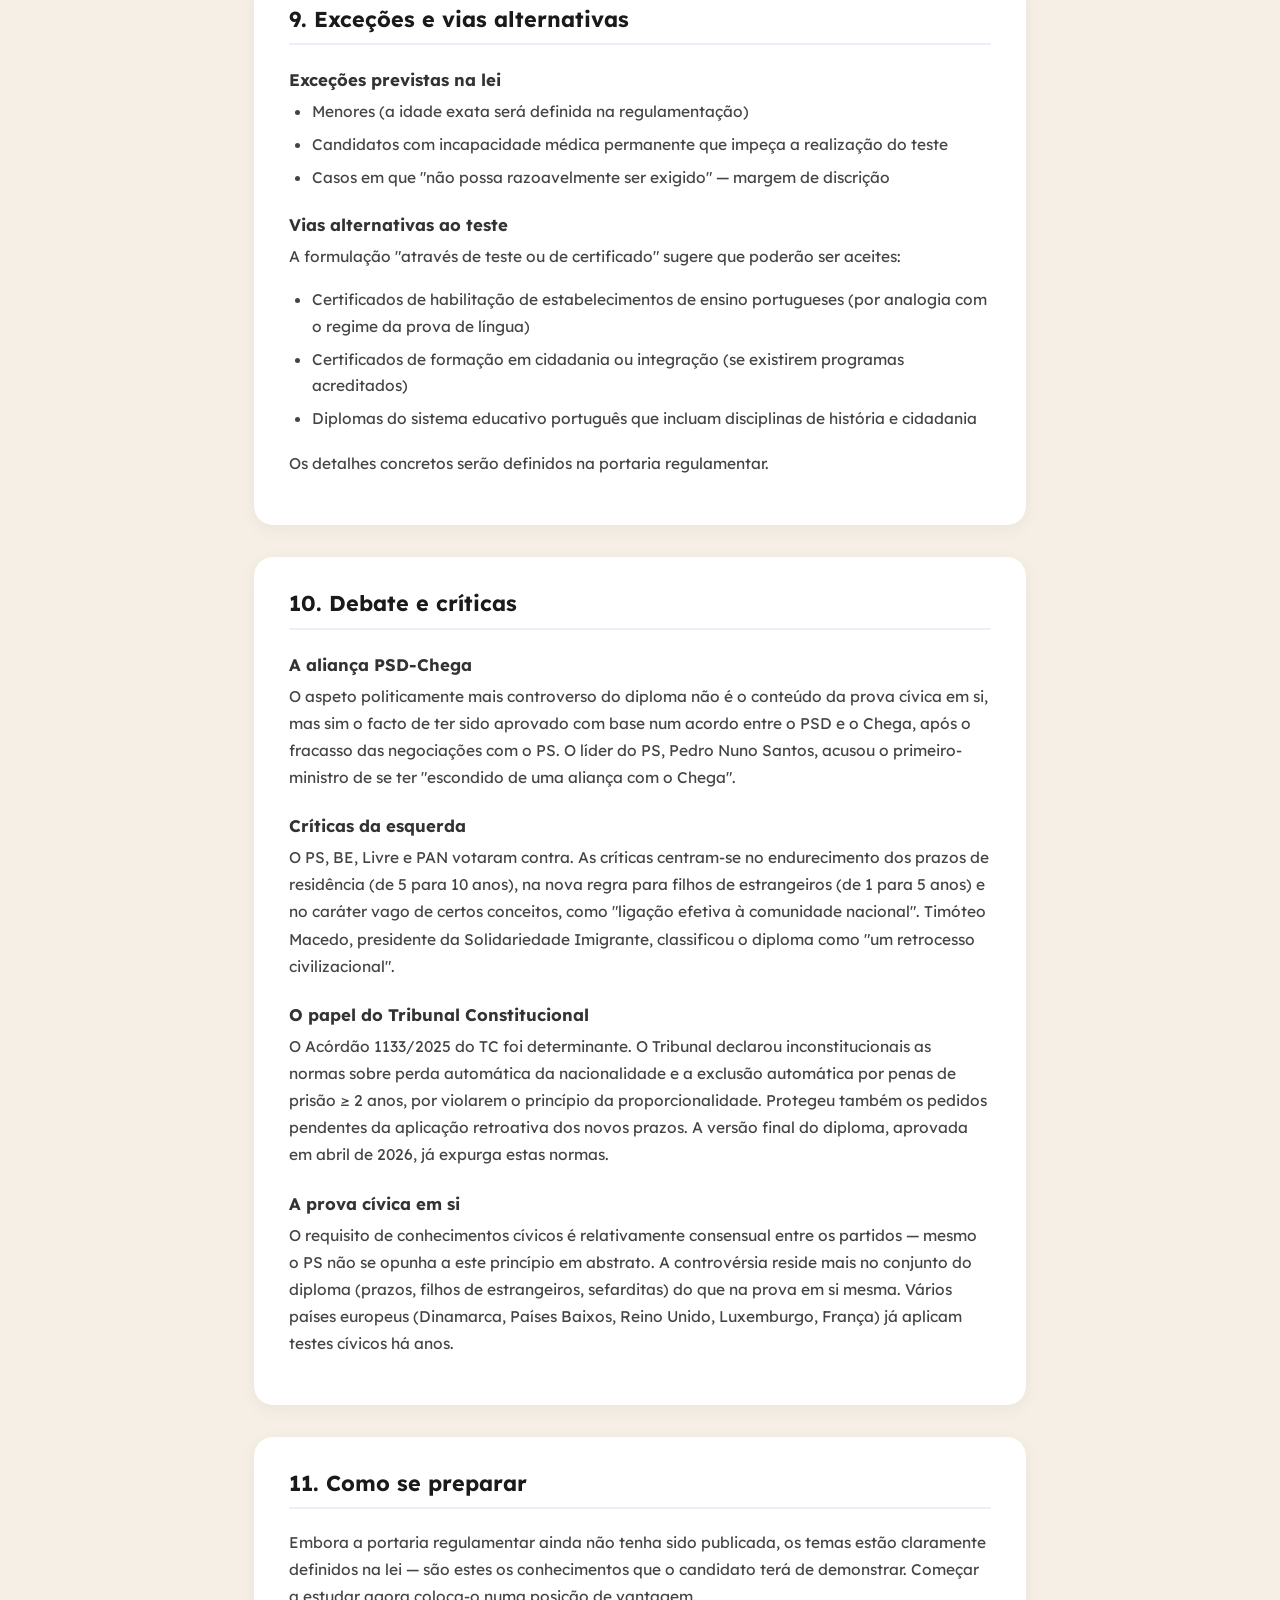
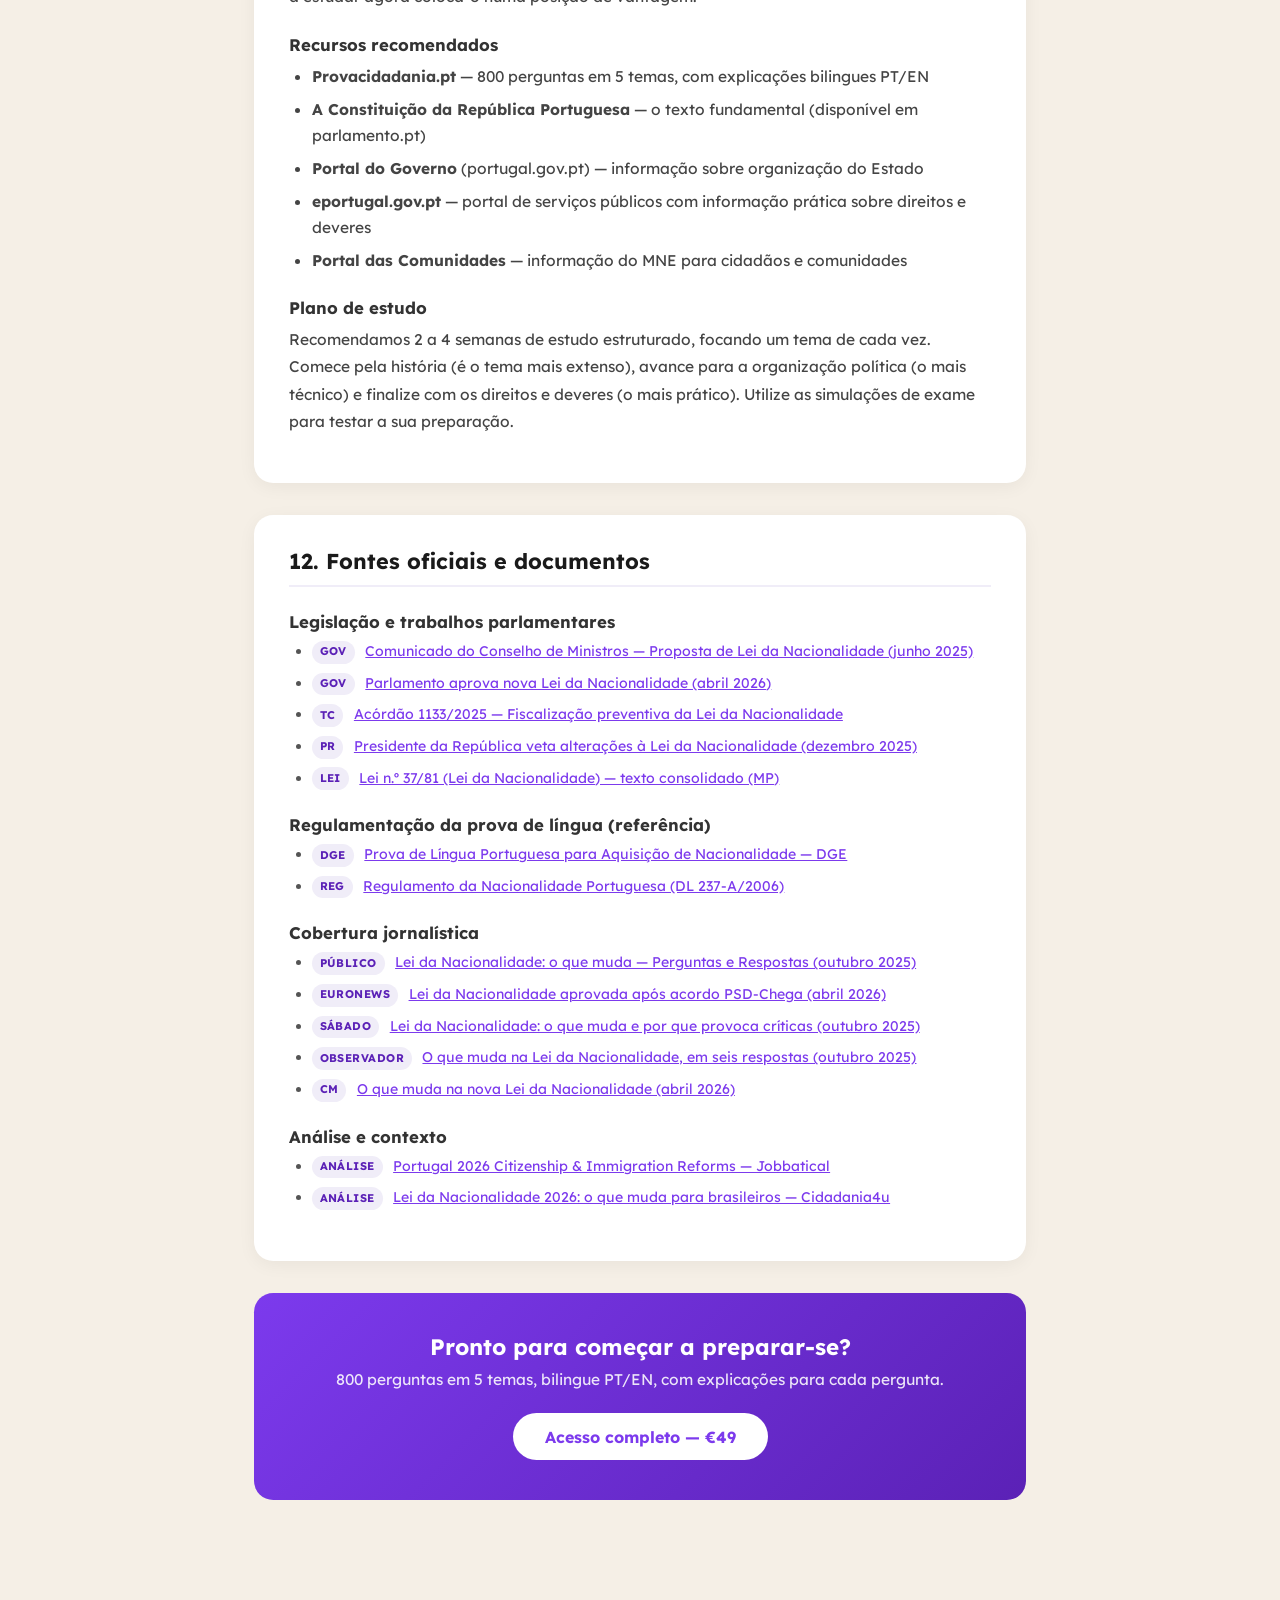
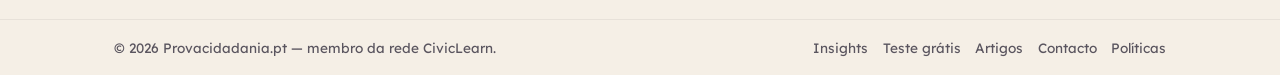
<file: sobre-o-teste/index.html>
<!DOCTYPE html>
<html lang="pt">
<head>
  <meta charset="UTF-8" />
  <meta name="viewport" content="width=device-width, initial-scale=1" />
  <title>Sobre a prova de cidadania – Tudo o que precisa de saber | Provacidadania.pt</title>
  <meta name="description" content="O guia completo sobre a nova prova de conhecimentos cívicos para a cidadania portuguesa. Cronologia legislativa, requisitos, temas, exceções e fontes oficiais.">
  <link rel="canonical" href="https://provacidadania.pt/sobre-o-teste/">
  <meta property="og:title" content="Sobre a prova de cidadania – Tudo o que precisa de saber | Provacidadania.pt">
  <meta property="og:description" content="O guia completo: cronologia, legislação, requisitos e fontes oficiais sobre a prova de conhecimentos cívicos.">
  <meta property="og:url" content="https://provacidadania.pt/sobre-o-teste/">
  <meta property="og:image" content="https://provacidadania.pt/assets/images/og-default.jpg">
  <link href="https://fonts.googleapis.com/css2?family=Lexend:wght@300;400;500;600;700&display=swap" rel="stylesheet">
  <link rel="stylesheet" href="/assets/css/newhome.css">
  <style>
    .codex-wrapper { max-width: 820px; margin: 0 auto; padding: 2rem 1.5rem 5rem; }
    .codex-hero { text-align: center; margin-bottom: 2.5rem; }
    .codex-hero h1 { font-size: 2.1rem; font-weight: 800; color: #1a1a1a; line-height: 1.25; margin-bottom: 0.6rem; }
    .codex-hero .subtitle { font-size: 1.05rem; color: #555; line-height: 1.65; max-width: 640px; margin: 0 auto 1.2rem; }
    .codex-hero .updated { font-size: 0.82rem; color: #999; }
    .codex-toc { background: #f8f6ff; border-radius: 1rem; padding: 1.5rem 1.8rem; margin-bottom: 2.5rem; }
    .codex-toc h2 { font-size: 0.9rem; font-weight: 700; text-transform: uppercase; letter-spacing: 0.06em; color: #7c3aed; margin: 0 0 0.8rem; }
    .codex-toc ol { padding-left: 1.3rem; margin: 0; }
    .codex-toc li { margin-bottom: 0.35rem; }
    .codex-toc a { font-size: 0.92rem; font-weight: 500; color: #333; text-decoration: none; }
    .codex-toc a:hover { color: #7c3aed; text-decoration: underline; }
    .codex-section { background: #fff; border-radius: 1.2rem; padding: 2rem 2.2rem; box-shadow: 0 4px 18px rgba(0,0,0,0.05); margin-bottom: 2rem; scroll-margin-top: 5rem; }
    @media (max-width: 600px) { .codex-section { padding: 1.4rem 1.2rem; } }
    .codex-section h2 { font-size: 1.35rem; font-weight: 700; color: #1a1a1a; margin: 0 0 1.2rem; padding-bottom: 0.7rem; border-bottom: 2px solid #f0edf8; }
    .codex-section h3 { font-size: 1.05rem; font-weight: 700; color: #333; margin: 1.5rem 0 0.5rem; }
    .codex-section p { font-size: 0.97rem; color: #444; line-height: 1.75; margin: 0 0 1rem; }
    .codex-section ul, .codex-section ol { padding-left: 1.4rem; margin: 0.5rem 0 1.2rem; }
    .codex-section li { font-size: 0.97rem; color: #444; line-height: 1.7; margin-bottom: 0.4rem; }
    .codex-section a { color: #7c3aed; text-decoration: underline; }
    .codex-quote { border-left: 4px solid #c4b5fd; background: #faf8ff; padding: 1rem 1.4rem; margin: 1.2rem 0; border-radius: 0 0.6rem 0.6rem 0; }
    .codex-quote p { font-style: italic; color: #444; margin: 0 0 0.4rem; font-size: 0.95rem; }
    .codex-quote .attribution { font-style: normal; font-size: 0.82rem; color: #888; font-weight: 600; }
    .tl { margin: 1rem 0 0; }
    .tl-item { display: flex; gap: 1.1rem; margin-bottom: 1.4rem; align-items: flex-start; }
    .tl-dot { flex: 0 0 12px; width: 12px; height: 12px; background: #7c3aed; border-radius: 50%; margin-top: 0.35rem; }
    .tl-dot.future { background: #c4b5fd; border: 2px dashed #7c3aed; }
    .tl-body h4 { font-size: 0.95rem; font-weight: 700; color: #1a1a1a; margin: 0 0 0.2rem; }
    .tl-body h4 span { font-weight: 400; color: #7c3aed; }
    .tl-body p { font-size: 0.9rem; color: #555; line-height: 1.6; margin: 0; }
    .fact-box { background: linear-gradient(135deg, #efe8ff, #dcc9ff); border-radius: 1rem; padding: 1.4rem 1.6rem; margin: 1.2rem 0; }
    .fact-box h4 { font-size: 0.95rem; font-weight: 700; color: #3b1a6e; margin: 0 0 0.5rem; }
    .fact-box p { font-size: 0.92rem; color: #3b1a6e; margin: 0; line-height: 1.6; }
    .source-list { margin: 1rem 0 0; }
    .source-list li { font-size: 0.88rem; line-height: 1.6; margin-bottom: 0.5rem; color: #555; }
    .source-list a { color: #7c3aed; word-break: break-word; }
    .source-list .source-tag { display: inline-block; background: #f0edf8; color: #5b21b6; font-size: 0.7rem; font-weight: 700; padding: 0.15rem 0.5rem; border-radius: 999px; margin-right: 0.4rem; vertical-align: middle; text-transform: uppercase; letter-spacing: 0.04em; }
    .codex-cta { text-align: center; background: linear-gradient(135deg, #7c3aed, #5b21b6); border-radius: 1.2rem; padding: 2.5rem 2rem; color: #fff; margin-top: 2rem; }
    .codex-cta h3 { font-size: 1.4rem; font-weight: 700; margin: 0 0 0.5rem; }
    .codex-cta p { font-size: 0.97rem; opacity: 0.88; margin: 0 0 1.5rem; }
    .codex-cta a { display: inline-block; background: #fff; color: #7c3aed; padding: 0.85rem 2rem; border-radius: 999px; font-weight: 700; text-decoration: none; font-size: 1rem; }
    .codex-cta a:hover { background: #f5f0ff; }
  </style>
</head>
<body>

<header class="cl-header">
  <div class="cl-header-inner">
    <a href="/" class="cl-logo"><img src="/assets/images/pt.svg" alt="PT" /><span>Provacidadania.pt</span></a>
    <nav class="cl-nav">
      <a href="/teste-gratis/">Teste grátis</a>
      <a href="/artigos/">Artigos</a>
      <a href="/contacto/">Contacto</a>
      <a href="https://civiclearn.com/portugal/login">Entrar</a>
    </nav>
    <div class="cl-right">
      <div class="cl-powered">powered by <span>CivicLearn</span></div>
      <a href="https://civiclearn.com/portugal/checkout" class="cl-btn">Ativar acesso</a>
    </div>
  </div>
</header>

<div class="codex-wrapper">

  <!-- HERO -->
  <div class="codex-hero">
    <h1>Sobre a prova de cidadania</h1>
    <p class="subtitle">
      Tudo o que precisa de saber sobre a nova prova de conhecimentos cívicos — desde a proposta legislativa até à aprovação final. Cronologia completa, requisitos, temas e fontes oficiais.
    </p>
    <p class="updated">Última atualização: abril 2026</p>
  </div>

  <!-- TOC -->
  <nav class="codex-toc">
    <h2>Índice</h2>
    <ol>
      <li><a href="#resumo">Resumo — o essencial</a></li>
      <li><a href="#contexto">Contexto político</a></li>
      <li><a href="#cronologia">Cronologia completa</a></li>
      <li><a href="#lei">A Lei da Nacionalidade — Decreto N.º 17/XVII</a></li>
      <li><a href="#prova">A prova — temas e formato provável</a></li>
      <li><a href="#portaria">A portaria regulamentar — o que falta</a></li>
      <li><a href="#requisitos">Outros requisitos para a naturalização</a></li>
      <li><a href="#cplp">Cidadãos da CPLP e da UE</a></li>
      <li><a href="#excecoes">Exceções e vias alternativas</a></li>
      <li><a href="#debate">Debate e críticas</a></li>
      <li><a href="#preparacao">Como se preparar</a></li>
      <li><a href="#fontes">Fontes oficiais e documentos</a></li>
    </ol>
  </nav>


  <!-- 1. RESUMO -->
  <section class="codex-section" id="resumo">
    <h2>1. Resumo — o essencial</h2>

    <div class="fact-box">
      <h4>A Assembleia da República aprovou a nova Lei da Nacionalidade a 1 de abril de 2026.</h4>
      <p>
        Os candidatos à cidadania portuguesa por naturalização terão de demonstrar conhecimentos sobre a cultura, história, símbolos nacionais, organização política e direitos e deveres de Portugal — comprovados através de teste oficial. A lei aguarda promulgação pelo Presidente da República e posterior regulamentação por portaria.
      </p>
    </div>

    <p>
      Trata-se da reforma mais profunda da Lei da Nacionalidade portuguesa em décadas. O diploma foi aprovado com 152 votos a favor (PSD, CDS, Chega e IL) e 64 contra (PS, BE, Livre, PAN), após um longo percurso legislativo que incluiu uma primeira aprovação em outubro de 2025, fiscalização preventiva pelo Tribunal Constitucional, veto presidencial em dezembro de 2025 e reaprovação com alterações em abril de 2026.
    </p>
  </section>


  <!-- 2. CONTEXTO -->
  <section class="codex-section" id="contexto">
    <h2>2. Contexto político</h2>

    <p>
      A revisão da Lei da Nacionalidade foi apresentada pelo XXV Governo Constitucional (AD — PSD/CDS), liderado pelo primeiro-ministro Luís Montenegro, como peça central da sua política migratória. O ministro da Presidência, António Leitão Amaro, descreveu a lei como "equilibrada, exigente e humanista", destinada a "repor o consenso nacional quebrado em 2018".
    </p>

    <p>
      A proposta original do Governo (Proposta de Lei n.º 1/XVII) foi aprovada no Conselho de Ministros de 23 de junho de 2025. Previa:
    </p>
    <ul>
      <li>Aumento dos prazos de residência para naturalização (de 5 para 7/10 anos)</li>
      <li>Exigência de conhecimento da cultura, organização política e direitos e deveres</li>
      <li>Declaração solene de adesão aos princípios do Estado de Direito Democrático</li>
      <li>Possibilidade de perda da nacionalidade por crimes graves (removida pelo TC)</li>
    </ul>

    <p>
      Na discussão parlamentar, o PSD negociou inicialmente com o PS e, não conseguindo acordo, fechou entendimento com o Chega. Esta aliança à direita moldou significativamente o diploma final — nomeadamente no endurecimento dos prazos de residência para filhos de estrangeiros (de 3 para 5 anos) e no reforço dos critérios de "ligação efetiva à comunidade nacional".
    </p>

    <h3>A proposta do Chega</h3>
    <p>
      O Chega apresentou uma proposta paralela que previa, entre outras medidas, a criação de um "Teste Nacional de Integração e Cidadania" para avaliar conhecimentos de língua e cultura, a exigência de "idoneidade cívica", a capacidade de assegurar subsistência própria e a proibição de ter usufruído de apoios sociais nos últimos três anos. Embora o diploma final não adote a nomenclatura do Chega, o espírito da exigência de testes de conhecimentos cívicos é comum a ambas as propostas.
    </p>

    <div class="codex-quote">
      <p>"Não é a cor da pele, a religião ou uma ideologia que nos define, é a comunhão de valores, de língua, de cultura, a nossa história coletiva e a responsabilidade comum que aceitamos partilhar."</p>
      <span class="attribution">— António Leitão Amaro, Ministro da Presidência, debate na AR, 1 de abril de 2026</span>
    </div>
  </section>


  <!-- 3. CRONOLOGIA -->
  <section class="codex-section" id="cronologia">
    <h2>3. Cronologia completa</h2>

    <div class="tl">

      <div class="tl-item">
        <div class="tl-dot"></div>
        <div class="tl-body">
          <h4>23 de junho de 2025 <span>— Conselho de Ministros</span></h4>
          <p>O XXV Governo aprova a Proposta de Lei de alteração da Lei da Nacionalidade (Proposta de Lei n.º 1/XVII). Prevê residência de 7/10 anos, prova de conhecimentos cívicos e culturais, e possibilidade de perda da nacionalidade.</p>
        </div>
      </div>

      <div class="tl-item">
        <div class="tl-dot"></div>
        <div class="tl-body">
          <h4>Outubro de 2025 <span>— Discussão na especialidade</span></h4>
          <p>Na comissão parlamentar, PSD e Chega chegam a acordo. O prazo de residência para filhos de estrangeiros nascidos em Portugal sobe de 3 para 5 anos. A perda da nacionalidade é separada para o Código Penal. As partes mais controversas são retiradas para não "contaminar" a votação.</p>
        </div>
      </div>

      <div class="tl-item">
        <div class="tl-dot"></div>
        <div class="tl-body">
          <h4>28 de outubro de 2025 <span>— 1.ª aprovação na AR</span></h4>
          <p>A Assembleia da República aprova o Decreto N.º 17/XVII com 157 votos a favor (PSD, CDS, Chega, IL, JPP) e 64 contra (PS, BE, Livre, PAN). O diploma é enviado ao Presidente da República.</p>
        </div>
      </div>

      <div class="tl-item">
        <div class="tl-dot"></div>
        <div class="tl-body">
          <h4>Novembro de 2025 <span>— Fiscalização preventiva</span></h4>
          <p>O Presidente da República, António José Seguro, e deputados da oposição requerem ao Tribunal Constitucional a fiscalização preventiva do diploma.</p>
        </div>
      </div>

      <div class="tl-item">
        <div class="tl-dot"></div>
        <div class="tl-body">
          <h4>15 de dezembro de 2025 <span>— Acórdão 1133/2025 do TC</span></h4>
          <p>O Tribunal Constitucional declara inconstitucionais várias normas: a perda automática de nacionalidade por condenação criminal, a exclusão automática por pena ≥ 2 anos (exige avaliação individual), e certas disposições sobre contagem retroativa de residência. As normas sobre prova de conhecimentos cívicos não são afetadas.</p>
        </div>
      </div>

      <div class="tl-item">
        <div class="tl-dot"></div>
        <div class="tl-body">
          <h4>19 de dezembro de 2025 <span>— Veto presidencial</span></h4>
          <p>O Presidente da República devolve o Decreto N.º 17/XVII à AR sem promulgação, como é obrigado pelo artigo 279.º da Constituição após a pronúncia de inconstitucionalidade do TC.</p>
        </div>
      </div>

      <div class="tl-item">
        <div class="tl-dot"></div>
        <div class="tl-body">
          <h4>Março de 2026 <span>— Novo acordo PSD-Chega</span></h4>
          <p>O PSD anuncia novo entendimento com o Chega para reaprovar o diploma, expurgado das normas declaradas inconstitucionais. As disposições sobre perda de nacionalidade são remetidas integralmente para alteração autónoma ao Código Penal.</p>
        </div>
      </div>

      <div class="tl-item">
        <div class="tl-dot"></div>
        <div class="tl-body">
          <h4>1 de abril de 2026 <span>— 2.ª aprovação na AR</span></h4>
          <p>A Assembleia reaprova a Lei da Nacionalidade com 152 votos a favor (PSD, CDS, Chega, IL) e 64 contra (PS, BE, Livre, PAN), 1 abstenção (JPP). O diploma segue novamente para o Presidente da República.</p>
        </div>
      </div>

      <div class="tl-item">
        <div class="tl-dot future"></div>
        <div class="tl-body">
          <h4>Abril de 2026 <span>— Aguarda promulgação</span></h4>
          <p>O Presidente tem até 20 dias para promulgar, vetar (politicamente) ou enviar novamente ao TC. Se promulgar, a lei entra em vigor no dia seguinte à publicação no Diário da República.</p>
        </div>
      </div>

      <div class="tl-item">
        <div class="tl-dot future"></div>
        <div class="tl-body">
          <h4>~90 dias após promulgação <span>— Portaria regulamentar</span></h4>
          <p>O Governo tem prazo para publicar a portaria que define o formato, conteúdo e condições da prova de conhecimentos cívicos. É este documento que determinará como o teste será concretamente aplicado.</p>
        </div>
      </div>

    </div>
  </section>


  <!-- 4. A LEI -->
  <section class="codex-section" id="lei">
    <h2>4. A Lei da Nacionalidade — Decreto N.º 17/XVII</h2>

    <p>
      O diploma altera a Lei n.º 37/81, de 3 de outubro (Lei da Nacionalidade), introduzindo requisitos substancialmente mais exigentes para a naturalização. As principais alterações:
    </p>

    <ul>
      <li><strong>Residência legal:</strong> 10 anos (regra geral), 7 anos (CPLP e UE), contados a partir da emissão do primeiro título de residência — o tempo em espera já não conta</li>
      <li><strong>Conhecimento da língua portuguesa:</strong> mantém-se o requisito existente (nível A2), comprovado por teste ou certificado</li>
      <li><strong>Conhecimentos cívicos (novo):</strong> conhecer suficientemente a cultura, história e símbolos nacionais (alínea c do artigo 6.º) e os direitos e deveres fundamentais e a organização política do Estado (alínea d)</li>
      <li><strong>Declaração solene (novo):</strong> adesão aos princípios fundamentais do Estado de Direito Democrático</li>
      <li><strong>Conduta criminal:</strong> não ter sido condenado com pena de prisão efetiva (com avaliação individual, após pronúncia do TC)</li>
      <li><strong>Segurança:</strong> não constituir perigo para a segurança ou defesa nacional</li>
      <li><strong>Filhos de estrangeiros nascidos em PT:</strong> pais devem residir legalmente há pelo menos 5 anos (antes: 1 ano)</li>
      <li><strong>Bisnetos:</strong> alarga-se a nacionalidade originária a bisnetos de portugueses, com prova de "ligação efetiva"</li>
      <li><strong>Sefarditas:</strong> fim do regime especial de atribuição de nacionalidade</li>
    </ul>

    <div class="fact-box">
      <h4>A lei entra em vigor no dia seguinte à publicação.</h4>
      <p>
        Não há período de transição (vacatio legis alargada). Pedidos submetidos antes da entrada em vigor serão avaliados à luz das regras anteriores. A portaria regulamentar — que define como funciona concretamente a prova — será publicada após a entrada em vigor.
      </p>
    </div>
  </section>


  <!-- 5. A PROVA -->
  <section class="codex-section" id="prova">
    <h2>5. A prova — temas e formato provável</h2>

    <p>
      A lei exige que o candidato comprove, "através de teste ou de certificado", conhecimento suficiente em duas áreas distintas:
    </p>

    <h3>Alínea c) — Cultura, história e símbolos nacionais</h3>
    <ul>
      <li>História de Portugal — da fundação do Condado Portucalense à democracia contemporânea</li>
      <li>Os Descobrimentos e a expansão marítima</li>
      <li>Símbolos nacionais — bandeira, hino, esfera armilar</li>
      <li>Cultura portuguesa — fado, gastronomia, tradições, festas populares</li>
      <li>Património da Humanidade em Portugal</li>
    </ul>

    <h3>Alínea d) — Direitos, deveres e organização política</h3>
    <ul>
      <li>A Constituição da República Portuguesa de 1976</li>
      <li>Órgãos de soberania — Presidente, AR, Governo, Tribunais</li>
      <li>Sistema eleitoral e partidos políticos</li>
      <li>Direitos, liberdades e garantias dos cidadãos</li>
      <li>Deveres dos cidadãos</li>
      <li>O Serviço Nacional de Saúde, a Segurança Social, o sistema educativo</li>
      <li>Portugal na UE e na CPLP</li>
    </ul>

    <h3>Formato — o que se pode antecipar</h3>
    <p>
      A portaria regulamentar definirá o formato concreto da prova. Com base na experiência de outros países europeus com testes semelhantes (Países Baixos, Dinamarca, Luxemburgo, França) e na formulação da lei portuguesa, é razoável antecipar:
    </p>
    <ul>
      <li>Exame de escolha múltipla (formato mais comum em testes cívicos europeus)</li>
      <li>Realização em estabelecimentos da rede pública ou locais acreditados</li>
      <li>Nota de aprovação (tipicamente 60–75% nos modelos europeus)</li>
      <li>Possibilidade de repetição em caso de reprovação</li>
    </ul>

    <p>
      <strong>Importante:</strong> A lei admite que os conhecimentos possam ser comprovados "através de teste ou de certificado" — o que sugere que poderão existir vias alternativas ao teste (ver secção 9).
    </p>

    <div class="fact-box">
      <h4>O nosso banco de 800 perguntas cobre ambas as alíneas.</h4>
      <p>
        Organizámos as perguntas em 5 temas — História de Portugal, Cultura e identidade nacional, Organização política e instituições, Direitos e deveres dos cidadãos, e Sociedade portuguesa — que correspondem diretamente ao que a lei exige.
      </p>
    </div>
  </section>


  <!-- 6. PORTARIA -->
  <section class="codex-section" id="portaria">
    <h2>6. A portaria regulamentar — o que falta</h2>

    <p>
      A prova de conhecimentos cívicos, tal como o teste de língua portuguesa, depende de regulamentação por portaria dos membros do Governo responsáveis pelas áreas relevantes. É a portaria que definirá:
    </p>
    <ul>
      <li>O formato concreto da prova (escolha múltipla, oral, misto)</li>
      <li>O número de perguntas e a duração</li>
      <li>A nota de aprovação</li>
      <li>Onde e quando a prova pode ser realizada</li>
      <li>As entidades responsáveis pela organização</li>
      <li>As eventuais equivalências (certificados alternativos)</li>
      <li>As isenções e exceções</li>
    </ul>

    <p>
      Até à publicação da portaria, não existe teste oficial. O precedente mais relevante é o da prova de língua portuguesa já existente para efeitos de nacionalidade, regulada pela Portaria n.º 1403-A/2006 e organizada pelo Camões — Instituto da Cooperação e da Língua.
    </p>

    <p>
      <strong>Estimativa:</strong> Assumindo uma promulgação em meados de abril de 2026 e um prazo de regulamentação de 90 dias, a portaria poderá ser publicada entre julho e setembro de 2026. A prova poderá estar operacional entre o final de 2026 e o início de 2027 — mas este calendário é especulativo e dependerá da capacidade do Governo e das entidades envolvidas.
    </p>
  </section>


  <!-- 7. REQUISITOS -->
  <section class="codex-section" id="requisitos">
    <h2>7. Outros requisitos para a naturalização</h2>

    <h3>Residência legal: 5 → 7/10 anos</h3>
    <p>
      A principal alteração quantitativa: a residência mínima para naturalização sobe de 5 para 10 anos (regra geral) ou 7 anos (cidadãos da CPLP e da UE). A contagem inicia-se com a emissão do primeiro título de residência — o período em que o candidato aguardava aprovação já não é contabilizado.
    </p>

    <h3>Declaração solene</h3>
    <p>
      Novidade sem precedente na lei portuguesa: os candidatos devem declarar solenemente a sua adesão aos princípios fundamentais do Estado de Direito Democrático. O formato e o momento desta declaração serão definidos na regulamentação.
    </p>

    <h3>Ligação efetiva à comunidade nacional</h3>
    <p>
      A "inexistência de laços de efetiva ligação à comunidade nacional" é fundamento de oposição à naturalização. O texto especifica que tal inclui "a demonstração de comportamentos que, de forma concludente e ostensiva, rejeitem a adesão à comunidade nacional, suas instituições representativas e símbolos nacionais" e "a ponderação de condenação por crime de ultraje aos símbolos nacionais".
    </p>

    <h3>Conduta criminal</h3>
    <p>
      O candidato não pode ter sido condenado com trânsito em julgado com pena de prisão efetiva por crime punível segundo a lei portuguesa. Após a intervenção do TC, a exclusão automática por penas ≥ 2 anos foi considerada inconstitucional — exige-se avaliação individual e proporcionalidade.
    </p>
  </section>


  <!-- 8. CPLP -->
  <section class="codex-section" id="cplp">
    <h2>8. Cidadãos da CPLP e da UE</h2>

    <p>
      Cidadãos de países de língua oficial portuguesa (Brasil, Angola, Moçambique, Cabo Verde, Guiné-Bissau, São Tomé e Príncipe, Timor-Leste) e da União Europeia beneficiam de um prazo de residência reduzido: 7 anos em vez de 10.
    </p>

    <h3>Isenção linguística ≠ isenção da prova cívica</h3>
    <p>
      É fundamental distinguir dois requisitos diferentes. Os cidadãos de países lusófonos estão <strong>dispensados</strong> do requisito de comprovação da língua portuguesa (já a falam). No entanto, <strong>não estão dispensados</strong> da prova de conhecimentos cívicos — a alínea c) (cultura, história, símbolos) e a alínea d) (direitos, deveres, organização política) aplicam-se a todos os candidatos por naturalização, sem exceção por nacionalidade de origem.
    </p>

    <div class="fact-box">
      <h4>Isto afeta diretamente os mais de 520.000 pedidos pendentes.</h4>
      <p>
        Uma parte significativa dos pedidos de naturalização em Portugal é de cidadãos brasileiros. Embora dispensados da prova de língua, terão de demonstrar conhecimentos cívicos e culturais — o que torna a preparação para este teste particularmente relevante para a comunidade lusófona.
      </p>
    </div>
  </section>


  <!-- 9. EXCEÇÕES -->
  <section class="codex-section" id="excecoes">
    <h2>9. Exceções e vias alternativas</h2>

    <h3>Exceções previstas na lei</h3>
    <ul>
      <li>Menores (a idade exata será definida na regulamentação)</li>
      <li>Candidatos com incapacidade médica permanente que impeça a realização do teste</li>
      <li>Casos em que "não possa razoavelmente ser exigido" — margem de discrição</li>
    </ul>

    <h3>Vias alternativas ao teste</h3>
    <p>
      A formulação "através de teste ou de certificado" sugere que poderão ser aceites:
    </p>
    <ul>
      <li>Certificados de habilitação de estabelecimentos de ensino portugueses (por analogia com o regime da prova de língua)</li>
      <li>Certificados de formação em cidadania ou integração (se existirem programas acreditados)</li>
      <li>Diplomas do sistema educativo português que incluam disciplinas de história e cidadania</li>
    </ul>
    <p>
      Os detalhes concretos serão definidos na portaria regulamentar.
    </p>
  </section>


  <!-- 10. DEBATE -->
  <section class="codex-section" id="debate">
    <h2>10. Debate e críticas</h2>

    <h3>A aliança PSD-Chega</h3>
    <p>
      O aspeto politicamente mais controverso do diploma não é o conteúdo da prova cívica em si, mas sim o facto de ter sido aprovado com base num acordo entre o PSD e o Chega, após o fracasso das negociações com o PS. O líder do PS, Pedro Nuno Santos, acusou o primeiro-ministro de se ter "escondido de uma aliança com o Chega".
    </p>

    <h3>Críticas da esquerda</h3>
    <p>
      O PS, BE, Livre e PAN votaram contra. As críticas centram-se no endurecimento dos prazos de residência (de 5 para 10 anos), na nova regra para filhos de estrangeiros (de 1 para 5 anos) e no caráter vago de certos conceitos, como "ligação efetiva à comunidade nacional". Timóteo Macedo, presidente da Solidariedade Imigrante, classificou o diploma como "um retrocesso civilizacional".
    </p>

    <h3>O papel do Tribunal Constitucional</h3>
    <p>
      O Acórdão 1133/2025 do TC foi determinante. O Tribunal declarou inconstitucionais as normas sobre perda automática da nacionalidade e a exclusão automática por penas de prisão ≥ 2 anos, por violarem o princípio da proporcionalidade. Protegeu também os pedidos pendentes da aplicação retroativa dos novos prazos. A versão final do diploma, aprovada em abril de 2026, já expurga estas normas.
    </p>

    <h3>A prova cívica em si</h3>
    <p>
      O requisito de conhecimentos cívicos é relativamente consensual entre os partidos — mesmo o PS não se opunha a este princípio em abstrato. A controvérsia reside mais no conjunto do diploma (prazos, filhos de estrangeiros, sefarditas) do que na prova em si mesma. Vários países europeus (Dinamarca, Países Baixos, Reino Unido, Luxemburgo, França) já aplicam testes cívicos há anos.
    </p>
  </section>


  <!-- 11. PREPARAÇÃO -->
  <section class="codex-section" id="preparacao">
    <h2>11. Como se preparar</h2>

    <p>
      Embora a portaria regulamentar ainda não tenha sido publicada, os temas estão claramente definidos na lei — são estes os conhecimentos que o candidato terá de demonstrar. Começar a estudar agora coloca-o numa posição de vantagem.
    </p>

    <h3>Recursos recomendados</h3>
    <ul>
      <li><strong>Provacidadania.pt</strong> — 800 perguntas em 5 temas, com explicações bilingues PT/EN</li>
      <li><strong>A Constituição da República Portuguesa</strong> — o texto fundamental (disponível em parlamento.pt)</li>
      <li><strong>Portal do Governo</strong> (portugal.gov.pt) — informação sobre organização do Estado</li>
      <li><strong>eportugal.gov.pt</strong> — portal de serviços públicos com informação prática sobre direitos e deveres</li>
      <li><strong>Portal das Comunidades</strong> — informação do MNE para cidadãos e comunidades</li>
    </ul>

    <h3>Plano de estudo</h3>
    <p>
      Recomendamos 2 a 4 semanas de estudo estruturado, focando um tema de cada vez. Comece pela história (é o tema mais extenso), avance para a organização política (o mais técnico) e finalize com os direitos e deveres (o mais prático). Utilize as simulações de exame para testar a sua preparação.
    </p>
  </section>


  <!-- 12. FONTES -->
  <section class="codex-section" id="fontes">
    <h2>12. Fontes oficiais e documentos</h2>

    <h3>Legislação e trabalhos parlamentares</h3>
    <ul class="source-list">
      <li><span class="source-tag">Gov</span> <a href="https://www.portugal.gov.pt/pt/gc25/comunicacao/noticia?i=governo-reforma-exigencia-nas-leis-de-nacionalidade-e-residencia" target="_blank" rel="noopener">Comunicado do Conselho de Ministros — Proposta de Lei da Nacionalidade (junho 2025)</a></li>
      <li><span class="source-tag">Gov</span> <a href="https://www.portugal.gov.pt/pt/gc25/comunicacao/noticia?i=parlamento-aprova-nova-lei-da-nacionalidade-de-que-portugal-precisa" target="_blank" rel="noopener">Parlamento aprova nova Lei da Nacionalidade (abril 2026)</a></li>
      <li><span class="source-tag">TC</span> <a href="https://www.tribunalconstitucional.pt/tc/acordaos/20251133.html" target="_blank" rel="noopener">Acórdão 1133/2025 — Fiscalização preventiva da Lei da Nacionalidade</a></li>
      <li><span class="source-tag">PR</span> <a href="https://www.presidencia.pt/atualidade/toda-a-atualidade/2025/12/presidente-da-republica-vetou-alteracoes-a-lei-da-nacionalidade/" target="_blank" rel="noopener">Presidente da República veta alterações à Lei da Nacionalidade (dezembro 2025)</a></li>
      <li><span class="source-tag">Lei</span> <a href="https://www.ministeriopublico.pt/pagina/lei-da-nacionalidade" target="_blank" rel="noopener">Lei n.º 37/81 (Lei da Nacionalidade) — texto consolidado (MP)</a></li>
    </ul>

    <h3>Regulamentação da prova de língua (referência)</h3>
    <ul class="source-list">
      <li><span class="source-tag">DGE</span> <a href="https://www.dge.mec.pt/prova-de-lingua-portuguesa-para-aquisicao-de-nacionalidade" target="_blank" rel="noopener">Prova de Língua Portuguesa para Aquisição de Nacionalidade — DGE</a></li>
      <li><span class="source-tag">Reg</span> <a href="https://justica.gov.pt/Portals/0/Guias/Regulamento%20nacionalidade.pdf" target="_blank" rel="noopener">Regulamento da Nacionalidade Portuguesa (DL 237-A/2006)</a></li>
    </ul>

    <h3>Cobertura jornalística</h3>
    <ul class="source-list">
      <li><span class="source-tag">Público</span> <a href="https://www.publico.pt/2025/10/28/sociedade/perguntaserespostas/lei-nacionalidade-muda-alteracoes-aprovadas-2152298" target="_blank" rel="noopener">Lei da Nacionalidade: o que muda — Perguntas e Respostas (outubro 2025)</a></li>
      <li><span class="source-tag">Euronews</span> <a href="https://pt.euronews.com/my-europe/2026/04/01/portugal-vai-ter-uma-boa-lei-da-nacionalidade-psd-anuncia-acordo-com-chega" target="_blank" rel="noopener">Lei da Nacionalidade aprovada após acordo PSD-Chega (abril 2026)</a></li>
      <li><span class="source-tag">Sábado</span> <a href="https://www.sabado.pt/descodificadores/detalhe/lei-da-nacionalidade-o-que-muda-e-por-que-esta-a-provocar-criticas" target="_blank" rel="noopener">Lei da Nacionalidade: o que muda e por que provoca críticas (outubro 2025)</a></li>
      <li><span class="source-tag">Observador</span> <a href="https://observador.pt/especiais/retroatividade-eliminada-e-norma-controversa-fora-do-diploma-o-que-muda-na-lei-da-nacionalidade-em-seis-respostas/" target="_blank" rel="noopener">O que muda na Lei da Nacionalidade, em seis respostas (outubro 2025)</a></li>
      <li><span class="source-tag">CM</span> <a href="https://www.cmjornal.pt/politica/detalhe/o-que-muda-na-nova-lei-da-nacionalidade-aprovada-pelo-parlamento" target="_blank" rel="noopener">O que muda na nova Lei da Nacionalidade (abril 2026)</a></li>
    </ul>

    <h3>Análise e contexto</h3>
    <ul class="source-list">
      <li><span class="source-tag">Análise</span> <a href="https://www.jobbatical.com/blog/portugal-nationality-immigration-reforms" target="_blank" rel="noopener">Portugal 2026 Citizenship & Immigration Reforms — Jobbatical</a></li>
      <li><span class="source-tag">Análise</span> <a href="https://www.cidadania4u.com.br/blog/lei-nacionalidade-portuguesa-2026-mudancas-brasileiros/" target="_blank" rel="noopener">Lei da Nacionalidade 2026: o que muda para brasileiros — Cidadania4u</a></li>
    </ul>
  </section>


  <!-- CTA -->
  <div class="codex-cta">
    <h3>Pronto para começar a preparar-se?</h3>
    <p>800 perguntas em 5 temas, bilingue PT/EN, com explicações para cada pergunta.</p>
    <a href="https://civiclearn.com/portugal/checkout">Acesso completo — €49</a>
  </div>

</div>

<!-- FOOTER -->
<footer class="site-footer">
  <div class="footer-inner">
    <div>© <span id="footer-year"></span> Provacidadania.pt — membro da rede CivicLearn.</div>
    <div class="footer-links">
      <a href="https://civiclearn.com/insights">Insights</a>
      <a href="/teste-gratis/">Teste grátis</a>
      <a href="/artigos/">Artigos</a>
      <a href="/contacto/">Contacto</a>
      <a href="/politicas/">Políticas</a>
    </div>
  </div>
</footer>
<script>document.getElementById("footer-year").textContent = new Date().getFullYear();</script>

</body>
</html>
</file>
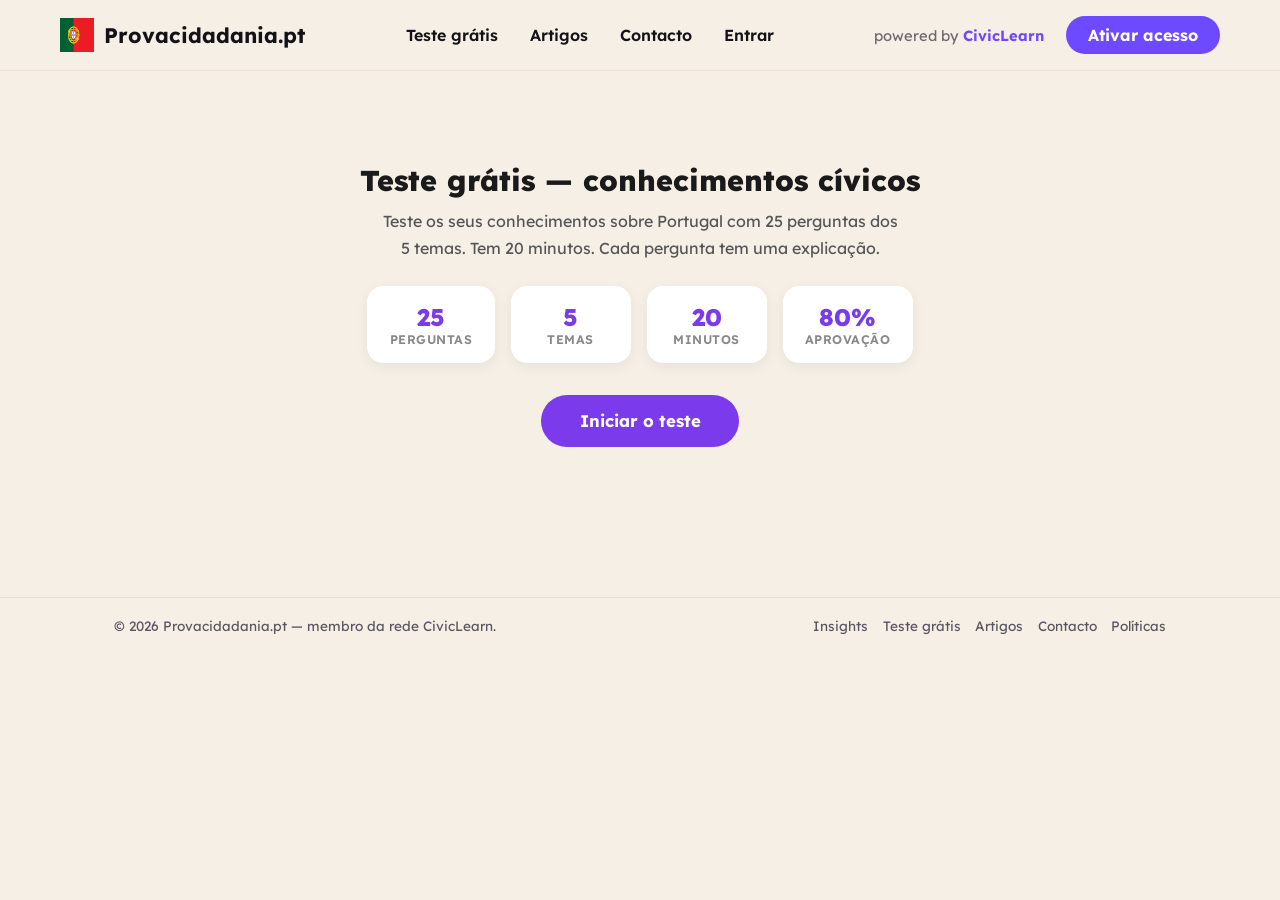
<file: teste-gratis/index.html>
<!DOCTYPE html>
<html lang="pt">
<head>
  <meta charset="UTF-8" />
  <meta name="viewport" content="width=device-width, initial-scale=1" />
  <title>Teste grátis – 25 perguntas sobre Portugal | Provacidadania.pt</title>

  <link rel="canonical" href="https://provacidadania.pt/teste-gratis/" />
  <meta name="description" content="Teste os seus conhecimentos sobre Portugal com 25 perguntas gratuitas dos 5 temas. Limite de tempo, resultado por tema e comparação com a nota de aprovação.">
  <meta name="keywords" content="teste cidadania portuguesa grátis, prova conhecimentos cívicos, teste nacionalidade portugal, simulação cidadania portugal">

  <meta property="og:type" content="website" />
  <meta property="og:title" content="Teste grátis – 25 perguntas sobre Portugal | Provacidadania.pt" />
  <meta property="og:description" content="Teste os seus conhecimentos com 25 perguntas dos 5 temas. Avaliação automática e resultado por tema." />
  <meta property="og:url" content="https://provacidadania.pt/teste-gratis/" />
  <meta property="og:image" content="https://provacidadania.pt/assets/images/og-default.jpg" />

  <meta name="twitter:card" content="summary_large_image" />
  <meta name="twitter:title" content="Teste grátis – Provacidadania.pt" />
  <meta name="twitter:description" content="25 perguntas, 5 temas, 20 minutos. Quanto sabe sobre Portugal?" />
  <meta name="twitter:image" content="https://provacidadania.pt/assets/images/og-default.jpg" />

  <link href="https://fonts.googleapis.com/css2?family=Lexend:wght@300;400;500;600;700&display=swap" rel="stylesheet">
  <link rel="stylesheet" href="/assets/css/newhome.css">

  <style>
    /* ── Test layout ── */
    .test-wrapper {
      max-width: 720px;
      margin: 0 auto;
      padding: 1.5rem 1.25rem 4rem;
    }

    /* ── Top bar ── */
    .test-topbar {
      display: flex;
      align-items: center;
      justify-content: space-between;
      gap: 1rem;
      margin-bottom: 1.2rem;
      flex-wrap: wrap;
    }
    .test-badge {
      background: #f5f0ff;
      color: #5b21b6;
      font-size: 0.85rem;
      font-weight: 700;
      padding: 0.4rem 1rem;
      border-radius: 999px;
    }
    .test-timer {
      background: #1a1a1a;
      color: #fff;
      font-size: 0.92rem;
      font-weight: 700;
      padding: 0.45rem 1.1rem;
      border-radius: 999px;
      font-variant-numeric: tabular-nums;
      letter-spacing: 0.04em;
    }
    .test-timer.urgent {
      background: #dc2626;
      animation: pulse-timer 1s ease-in-out infinite;
    }
    @keyframes pulse-timer {
      0%, 100% { opacity: 1; }
      50% { opacity: 0.7; }
    }

    /* ── Progress ── */
    .test-progress-row {
      display: flex;
      align-items: center;
      gap: 0.8rem;
      margin-bottom: 1.5rem;
    }
    .test-progress-label {
      font-size: 0.82rem;
      font-weight: 600;
      color: #888;
      white-space: nowrap;
    }
    .test-progress-track {
      flex: 1;
      height: 6px;
      background: #eee;
      border-radius: 999px;
      overflow: hidden;
    }
    .test-progress-fill {
      height: 100%;
      background: linear-gradient(90deg, #7c3aed, #a78bfa);
      border-radius: 999px;
      transition: width 0.35s ease;
      width: 0%;
    }
    .test-score-label {
      font-size: 0.82rem;
      font-weight: 700;
      color: #7c3aed;
      white-space: nowrap;
    }

    /* ── Question card ── */
    .q-card {
      background: #fff;
      border-radius: 1.3rem;
      padding: 2rem 2.2rem 1.8rem;
      box-shadow: 0 6px 24px rgba(0,0,0,0.07);
      margin-bottom: 1rem;
    }
    @media (max-width: 600px) {
      .q-card { padding: 1.4rem 1.2rem 1.2rem; }
    }

    .q-topic-tag {
      display: inline-block;
      background: #f0edf8;
      color: #6d28d9;
      font-size: 0.75rem;
      font-weight: 700;
      padding: 0.25rem 0.7rem;
      border-radius: 999px;
      margin-bottom: 0.9rem;
      text-transform: uppercase;
      letter-spacing: 0.04em;
    }
    .q-text {
      font-size: 1.12rem;
      font-weight: 600;
      color: #1a1a1a;
      line-height: 1.5;
      margin-bottom: 1.4rem;
    }
    .q-number {
      color: #a78bfa;
      font-weight: 700;
    }

    /* ── Choices ── */
    .q-choices {
      display: flex;
      flex-direction: column;
      gap: 0.6rem;
      margin-bottom: 1.5rem;
    }
    .q-choice {
      display: block;
      width: 100%;
      text-align: left;
      background: #faf9fc;
      border: 2px solid #e8e0f5;
      border-radius: 0.8rem;
      padding: 0.85rem 1.1rem;
      font-family: 'Lexend', sans-serif;
      font-size: 0.97rem;
      font-weight: 500;
      color: #333;
      cursor: pointer;
      transition: border-color 0.15s, background 0.15s, transform 0.1s;
      line-height: 1.45;
    }
    .q-choice:hover:not(.locked) {
      border-color: #c4b5fd;
      background: #f5f0ff;
      transform: translateY(-1px);
    }
    .q-choice.locked { cursor: default; }
    .q-choice.correct {
      border-color: #22c55e;
      background: #f0fdf4;
      color: #166534;
    }
    .q-choice.wrong {
      border-color: #ef4444;
      background: #fef2f2;
      color: #991b1b;
    }
    .q-choice.correct::before {
      content: "✓ ";
      font-weight: 700;
    }
    .q-choice.wrong::before {
      content: "✗ ";
      font-weight: 700;
    }

    /* ── Explanation ── */
    .q-explanation {
      display: none;
      background: #fefce8;
      border: 1px solid #fde68a;
      border-radius: 0.7rem;
      padding: 0.9rem 1.1rem;
      font-size: 0.9rem;
      color: #713f12;
      line-height: 1.6;
      margin-bottom: 1.2rem;
    }
    .q-explanation.visible { display: block; }

    /* ── Nav buttons ── */
    .q-nav {
      display: flex;
      justify-content: space-between;
      gap: 0.8rem;
    }
    .q-btn {
      font-family: 'Lexend', sans-serif;
      font-size: 0.92rem;
      font-weight: 600;
      padding: 0.7rem 1.4rem;
      border-radius: 0.65rem;
      border: none;
      cursor: pointer;
      transition: background 0.15s, opacity 0.15s;
    }
    .q-btn:disabled {
      opacity: 0.35;
      cursor: not-allowed;
    }
    .q-btn-prev {
      background: #f3f0ff;
      color: #5b21b6;
    }
    .q-btn-prev:hover:not(:disabled) { background: #ebe5ff; }
    .q-btn-next {
      background: #7c3aed;
      color: #fff;
    }
    .q-btn-next:hover:not(:disabled) { background: #5b21b6; }

    /* ── Results panel ── */
    .results-panel {
      display: none;
      text-align: center;
    }
    .results-panel.visible { display: block; }

    .results-stamp {
      display: inline-block;
      font-size: 1.6rem;
      font-weight: 800;
      padding: 0.8rem 2rem;
      border-radius: 1rem;
      margin-bottom: 1rem;
    }
    .results-stamp.pass { background: #dcfce7; color: #166534; }
    .results-stamp.fail { background: #fef2f2; color: #991b1b; }

    .results-score {
      font-size: 1.05rem;
      color: #444;
      margin-bottom: 2rem;
      line-height: 1.6;
    }

    /* Topic breakdown */
    .results-topics {
      text-align: left;
      max-width: 540px;
      margin: 0 auto 2rem;
    }
    .results-topics h3 {
      font-size: 1.1rem;
      font-weight: 700;
      color: #1a1a1a;
      margin-bottom: 1rem;
    }
    .rt-row {
      display: flex;
      align-items: center;
      gap: 0.8rem;
      padding: 0.6rem 0;
      border-bottom: 1px solid #f0edf8;
    }
    .rt-row:last-child { border-bottom: none; }
    .rt-name {
      flex: 1;
      font-size: 0.88rem;
      font-weight: 500;
      color: #333;
    }
    .rt-score {
      font-size: 0.85rem;
      font-weight: 700;
      color: #7c3aed;
      white-space: nowrap;
    }
    .rt-bar-track {
      width: 100px;
      height: 6px;
      background: #eee;
      border-radius: 999px;
      overflow: hidden;
    }
    .rt-bar-fill {
      height: 100%;
      border-radius: 999px;
      transition: width 0.5s ease;
    }
    .rt-bar-fill.good { background: #22c55e; }
    .rt-bar-fill.ok { background: #f59e0b; }
    .rt-bar-fill.bad { background: #ef4444; }

    /* Donut */
    .results-donut {
      display: flex;
      justify-content: center;
      margin-bottom: 2rem;
    }
    .donut-svg { width: 160px; height: 160px; }
    .donut-text {
      font-family: 'Lexend', sans-serif;
      font-size: 2rem;
      font-weight: 800;
      fill: #1a1a1a;
    }
    .donut-sub {
      font-family: 'Lexend', sans-serif;
      font-size: 0.7rem;
      font-weight: 600;
      fill: #888;
    }

    /* CTA */
    .results-cta {
      margin-top: 1.5rem;
    }
    .results-cta a {
      display: inline-block;
      background: #7c3aed;
      color: #fff;
      padding: 0.9rem 2rem;
      border-radius: 999px;
      font-weight: 700;
      text-decoration: none;
      font-size: 1rem;
      transition: background 0.2s;
    }
    .results-cta a:hover { background: #5b21b6; }
    .results-cta-sub {
      font-size: 0.85rem;
      color: #888;
      margin-top: 0.6rem;
    }

    /* ── Intro panel ── */
    .intro-panel {
      text-align: center;
      padding: 3rem 1.5rem;
    }
    .intro-panel h1 {
      font-size: 1.8rem;
      font-weight: 800;
      color: #1a1a1a;
      margin-bottom: 0.6rem;
    }
    .intro-panel p {
      font-size: 1rem;
      color: #555;
      line-height: 1.7;
      max-width: 520px;
      margin: 0 auto 1.5rem;
    }
    .intro-details {
      display: flex;
      gap: 1rem;
      justify-content: center;
      flex-wrap: wrap;
      margin-bottom: 2rem;
    }
    .intro-detail {
      background: #fff;
      border-radius: 1rem;
      padding: 1rem 1.4rem;
      box-shadow: 0 4px 14px rgba(0,0,0,0.06);
      text-align: center;
      min-width: 120px;
    }
    .intro-detail .id-num {
      font-size: 1.5rem;
      font-weight: 800;
      color: #7c3aed;
    }
    .intro-detail .id-label {
      font-size: 0.78rem;
      font-weight: 600;
      color: #888;
      text-transform: uppercase;
      letter-spacing: 0.04em;
    }
    .intro-start {
      display: inline-block;
      background: #7c3aed;
      color: #fff;
      padding: 0.95rem 2.4rem;
      border-radius: 999px;
      font-weight: 700;
      font-size: 1.05rem;
      border: none;
      cursor: pointer;
      font-family: 'Lexend', sans-serif;
      transition: background 0.2s;
    }
    .intro-start:hover { background: #5b21b6; }
  </style>
</head>

<body>

<!-- HEADER -->
<header class="cl-header">
  <div class="cl-header-inner">
    <a href="/" class="cl-logo">
      <img src="/assets/images/pt.svg" alt="PT" />
      <span>Provacidadania.pt</span>
    </a>
    <nav class="cl-nav">
      <a href="/teste-gratis/" class="active">Teste grátis</a>
      <a href="/artigos/">Artigos</a>
      <a href="/contacto/">Contacto</a>
      <a href="https://civiclearn.com/portugal/login">Entrar</a>
    </nav>
    <div class="cl-right">
      <div class="cl-powered">powered by <span>CivicLearn</span></div>
      <a href="https://civiclearn.com/portugal/checkout" class="cl-btn">Ativar acesso</a>
    </div>
  </div>
</header>

<div class="test-wrapper">

  <!-- ═══ INTRO ═══ -->
  <div class="intro-panel" id="introPanel">
    <h1>Teste grátis — conhecimentos cívicos</h1>
    <p>
      Teste os seus conhecimentos sobre Portugal com 25 perguntas dos 5 temas.
      Tem 20 minutos. Cada pergunta tem uma explicação.
    </p>
    <div class="intro-details">
      <div class="intro-detail">
        <div class="id-num">25</div>
        <div class="id-label">Perguntas</div>
      </div>
      <div class="intro-detail">
        <div class="id-num">5</div>
        <div class="id-label">Temas</div>
      </div>
      <div class="intro-detail">
        <div class="id-num">20</div>
        <div class="id-label">Minutos</div>
      </div>
      <div class="intro-detail">
        <div class="id-num">80%</div>
        <div class="id-label">Aprovação</div>
      </div>
    </div>
    <button class="intro-start" id="btnStart">Iniciar o teste</button>
  </div>

  <!-- ═══ TEST UI (hidden until start) ═══ -->
  <div id="testUI" style="display:none">

    <div class="test-topbar">
      <span class="test-badge" id="testBadge">Pergunta 1 de 25</span>
      <span class="test-timer" id="testTimer">20:00</span>
    </div>

    <div class="test-progress-row">
      <span class="test-progress-label" id="progressLabel">0 / 25</span>
      <div class="test-progress-track">
        <div class="test-progress-fill" id="progressFill"></div>
      </div>
      <span class="test-score-label" id="scoreLabel">0 corretas</span>
    </div>

    <div class="q-card" id="qCard">
      <div class="q-topic-tag" id="qTopic"></div>
      <div class="q-text" id="qText"></div>
      <div class="q-choices" id="qChoices"></div>
      <div class="q-explanation" id="qExplanation"></div>
      <div class="q-nav">
        <button class="q-btn q-btn-prev" id="btnPrev" disabled>← Anterior</button>
        <button class="q-btn q-btn-next" id="btnNext" disabled>Seguinte →</button>
      </div>
    </div>

  </div>

  <!-- ═══ RESULTS (hidden until finish) ═══ -->
  <div class="results-panel" id="resultsPanel">

    <div class="results-donut" id="donutWrap"></div>
    <div class="results-stamp" id="resultStamp"></div>
    <p class="results-score" id="resultScore"></p>

    <div class="results-topics" id="topicBreakdown">
      <h3>Resultado por tema</h3>
    </div>

    <div class="results-cta">
      <a href="https://civiclearn.com/portugal/checkout">Acesso completo — 800 perguntas</a>
      <p class="results-cta-sub">€49 · Pagamento único · Acesso vitalício</p>
    </div>
    <p class="wc-curious" style="margin-top:0.9rem;font-size:0.85rem;line-height:1.45;text-align:center;"><a href="https://civiclearn.com/insights/hardest-citizenship-questions?utm_source=provacidadania-free-test&amp;utm_medium=free-test&amp;utm_campaign=world-challenge" target="_blank" rel="noopener" style="color:inherit;opacity:0.75;text-decoration:underline;text-underline-offset:2px;">Só por curiosidade? Experimente as perguntas de cidadania mais difíceis do mundo (em inglês) →</a></p>
  </div>

</div>

<!-- FOOTER -->
<footer class="site-footer">
  <div class="footer-inner">
    <div>© <span id="footer-year"></span> Provacidadania.pt — membro da rede CivicLearn.</div>
    <div class="footer-links">
      <a href="https://civiclearn.com/insights">Insights</a>
      <a href="/teste-gratis/">Teste grátis</a>
      <a href="/artigos/">Artigos</a>
      <a href="/contacto/">Contacto</a>
      <a href="/politicas/">Políticas</a>
    </div>
  </div>
</footer>
<script>document.getElementById("footer-year").textContent = new Date().getFullYear();</script>

<!-- ═══════════════════════════════════════
     TEST ENGINE
═══════════════════════════════════════ -->
<script>
(function () {

/* ── TOPIC LABELS ── */
const TOPICS = [
  "História de Portugal",
  "Cultura e identidade nacional",
  "Organização política e instituições",
  "Direitos e deveres dos cidadãos",
  "Sociedade portuguesa"
];

/* ── 25 QUESTIONS (first option = correct) ── */
const RAW = [
  /* T0: História de Portugal */
  { t:0, q:"Em que ano foi assinado o Tratado de Zamora, que reconheceu a independência de Portugal?", a:["1143","1096","1179","1249"], x:"O Tratado de Zamora, assinado em 1143, reconheceu Afonso Henriques como rei de Portugal." },
  { t:0, q:"Que navegador português chegou à Índia por via marítima em 1498?", a:["Vasco da Gama","Pedro Álvares Cabral","Bartolomeu Dias","Fernão de Magalhães"], x:"Vasco da Gama chegou a Calecute (Índia) em maio de 1498, abrindo a rota marítima para o Oriente." },
  { t:0, q:"Que acontecimento de 1755 destruiu grande parte de Lisboa?", a:["O terramoto de 1755","A invasão napoleónica","A revolução liberal","O cerco de Lisboa"], x:"O terramoto de 1 de novembro de 1755, seguido de tsunami e incêndio, devastou Lisboa." },
  { t:0, q:"Em que ano foi proclamada a República Portuguesa?", a:["1910","1926","1974","1820"], x:"A República foi proclamada a 5 de outubro de 1910, pondo fim à monarquia constitucional." },
  { t:0, q:"Que revolução restaurou a democracia em Portugal em 1974?", a:["Revolução dos Cravos (25 de Abril)","Revolução de 5 de Outubro","Revolução de 1640","Revolta de 1820"], x:"A Revolução de 25 de Abril de 1974 pôs fim ao regime do Estado Novo e restabeleceu a democracia." },

  /* T1: Cultura e identidade nacional */
  { t:1, q:"Que género musical português foi classificado como Património Imaterial da Humanidade pela UNESCO?", a:["O fado","O cante alentejano","A guitarra portuguesa","O vira"], x:"O fado foi inscrito na Lista Representativa do Património Cultural Imaterial da Humanidade em 2011." },
  { t:1, q:"Em que data se celebra o Dia de Portugal?", a:["10 de junho","25 de abril","5 de outubro","1 de dezembro"], x:"O Dia de Portugal, de Camões e das Comunidades Portuguesas celebra-se a 10 de junho." },
  { t:1, q:"Quem escreveu 'Os Lusíadas'?", a:["Luís de Camões","Fernando Pessoa","Eça de Queirós","José Saramago"], x:"Luís de Camões publicou Os Lusíadas em 1572, a epopeia nacional portuguesa." },
  { t:1, q:"O que representa a esfera armilar presente na bandeira de Portugal?", a:["A era dos Descobrimentos","A monarquia","A República","A União Europeia"], x:"A esfera armilar simboliza os Descobrimentos portugueses e a expansão marítima." },
  { t:1, q:"Que doce conventual é um dos mais emblemáticos de Portugal?", a:["O pastel de nata","O croissant","A bola de Berlim","O arroz doce"], x:"O pastel de nata (ou pastel de Belém) tem origem no Mosteiro dos Jerónimos e é um ícone da pastelaria portuguesa." },

  /* T2: Organização política e instituições */
  { t:2, q:"Qual é o órgão legislativo de Portugal?", a:["Assembleia da República","Conselho de Estado","Tribunal Constitucional","Conselho de Ministros"], x:"A Assembleia da República é o parlamento unicameral de Portugal, com 230 deputados." },
  { t:2, q:"De quantos em quantos anos se realizam eleições legislativas em Portugal?", a:["4 anos","5 anos","3 anos","6 anos"], x:"As eleições legislativas realizam-se de 4 em 4 anos, salvo dissolução antecipada da Assembleia." },
  { t:2, q:"Quem é o Chefe de Estado em Portugal?", a:["O Presidente da República","O Primeiro-Ministro","O Presidente da Assembleia da República","O Presidente do Supremo Tribunal"], x:"O Presidente da República é o Chefe de Estado, eleito por sufrágio direto e universal para um mandato de 5 anos." },
  { t:2, q:"Que órgão tem a função de fiscalizar a constitucionalidade das leis?", a:["O Tribunal Constitucional","O Supremo Tribunal de Justiça","O Tribunal de Contas","A Provedoria de Justiça"], x:"O Tribunal Constitucional é o órgão jurisdicional que aprecia a conformidade das leis com a Constituição." },
  { t:2, q:"Quantos deputados compõem a Assembleia da República?", a:["230","250","200","180"], x:"A Assembleia da República é composta por 230 deputados eleitos por círculos eleitorais plurinominais." },

  /* T3: Direitos e deveres dos cidadãos */
  { t:3, q:"Que documento consagra os direitos fundamentais dos cidadãos portugueses?", a:["A Constituição da República Portuguesa","O Código Civil","A Carta Europeia dos Direitos Humanos","O Código Penal"], x:"A Constituição de 1976, revista várias vezes, consagra os direitos, liberdades e garantias dos cidadãos." },
  { t:3, q:"A partir de que idade é obrigatória a escolaridade em Portugal?", a:["Dos 6 aos 18 anos","Dos 6 aos 15 anos","Dos 7 aos 16 anos","Dos 5 aos 18 anos"], x:"A escolaridade obrigatória em Portugal vai dos 6 aos 18 anos (12.º ano de escolaridade)." },
  { t:3, q:"Qual é a idade mínima para votar em Portugal?", a:["18 anos","16 anos","21 anos","17 anos"], x:"O direito de voto em Portugal é exercido a partir dos 18 anos de idade." },
  { t:3, q:"Qual é o nome do sistema de saúde público em Portugal?", a:["Serviço Nacional de Saúde (SNS)","Sistema Único de Saúde (SUS)","Segurança Social","ADSE"], x:"O SNS, criado em 1979, garante o acesso universal a cuidados de saúde em Portugal." },
  { t:3, q:"Que instituição funciona como Provedor de Justiça em Portugal?", a:["O Provedor de Justiça","O Tribunal Constitucional","O Ministério Público","A Inspeção-Geral da Justiça"], x:"O Provedor de Justiça é um órgão independente que defende os cidadãos perante a administração pública." },

  /* T4: Sociedade portuguesa */
  { t:4, q:"Em que ano Portugal aderiu à Comunidade Económica Europeia (atual UE)?", a:["1986","1995","1974","2004"], x:"Portugal aderiu à CEE a 1 de janeiro de 1986, juntamente com Espanha." },
  { t:4, q:"O que é a CPLP?", a:["Comunidade dos Países de Língua Portuguesa","Conselho Permanente da Língua Portuguesa","Comissão para a Proteção da Língua Portuguesa","Centro Português de Língua e Pesquisa"], x:"A CPLP, fundada em 1996, reúne os nove países de língua oficial portuguesa." },
  { t:4, q:"Qual é a moeda oficial de Portugal?", a:["O euro","O escudo","O real","A libra"], x:"Portugal adotou o euro a 1 de janeiro de 1999 (moedas e notas em circulação desde 2002)." },
  { t:4, q:"Cidadãos da CPLP estão isentos da prova de conhecimentos cívicos para a naturalização?", a:["Não — estão isentos da prova de língua, mas não da de conhecimentos cívicos","Sim — estão totalmente isentos","Apenas os brasileiros estão isentos","Depende do tempo de residência"], x:"Cidadãos de países lusófonos estão dispensados do requisito linguístico, mas devem demonstrar conhecimentos cívicos sobre Portugal." },
  { t:4, q:"Qual é a segunda maior cidade de Portugal?", a:["Porto","Braga","Coimbra","Faro"], x:"O Porto é a segunda maior cidade de Portugal e o centro económico do norte do país." }
];

/* ── SHUFFLE HELPER ── */
function shuffle(arr) {
  var a = arr.slice();
  for (var i = a.length - 1; i > 0; i--) {
    var j = Math.floor(Math.random() * (i + 1));
    var tmp = a[i]; a[i] = a[j]; a[j] = tmp;
  }
  return a;
}

/* ── BUILD MODEL ── */
var model = RAW.map(function (item, idx) {
  var correct = item.a[0];
  var shuffled = shuffle(item.a);
  return {
    index: idx,
    topic: item.t,
    text: item.q,
    explanation: item.x,
    choices: shuffled.map(function (opt) { return { text: opt, isCorrect: opt === correct }; }),
    answered: false,
    pickedIndex: -1
  };
});

/* ── DOM REFS ── */
var introPanel   = document.getElementById("introPanel");
var testUI       = document.getElementById("testUI");
var resultsPanel = document.getElementById("resultsPanel");
var btnStart     = document.getElementById("btnStart");
var testBadge    = document.getElementById("testBadge");
var testTimer    = document.getElementById("testTimer");
var progressLabel= document.getElementById("progressLabel");
var progressFill = document.getElementById("progressFill");
var scoreLabel   = document.getElementById("scoreLabel");
var qTopic       = document.getElementById("qTopic");
var qText        = document.getElementById("qText");
var qChoices     = document.getElementById("qChoices");
var qExplanation = document.getElementById("qExplanation");
var btnPrev      = document.getElementById("btnPrev");
var btnNext      = document.getElementById("btnNext");

var qi = 0;
var score = 0;
var total = model.length;
var timerSec = 20 * 60;
var timerInt = null;

/* ── START ── */
btnStart.addEventListener("click", function () {
  introPanel.style.display = "none";
  testUI.style.display = "block";
  renderQuestion();
  timerInt = setInterval(tick, 1000);
});

/* ── TIMER ── */
function tick() {
  timerSec--;
  if (timerSec < 0) {
    clearInterval(timerInt);
    finishTest();
    return;
  }
  var m = Math.floor(timerSec / 60).toString();
  var s = (timerSec % 60).toString();
  if (m.length < 2) m = "0" + m;
  if (s.length < 2) s = "0" + s;
  testTimer.textContent = m + ":" + s;
  if (timerSec <= 120) testTimer.classList.add("urgent");
}

/* ── RENDER ── */
function renderQuestion() {
  var q = model[qi];
  qTopic.textContent = TOPICS[q.topic];
  qText.innerHTML = '<span class="q-number">' + (qi + 1) + ".</span> " + q.text;

  qChoices.innerHTML = "";
  q.choices.forEach(function (c, idx) {
    var btn = document.createElement("button");
    btn.className = "q-choice" + (q.answered ? " locked" : "");
    btn.textContent = c.text;
    btn.addEventListener("click", function () { pick(idx); });
    qChoices.appendChild(btn);
  });

  if (q.answered) revealStyles();
  qExplanation.textContent = q.explanation;
  qExplanation.className = "q-explanation" + (q.answered ? " visible" : "");

  btnPrev.disabled = (qi === 0);
  btnNext.disabled = !q.answered;
  btnNext.textContent = (qi === total - 1) ? "Ver resultado →" : "Seguinte →";

  testBadge.textContent = "Pergunta " + (qi + 1) + " de " + total;
  var answeredCount = model.filter(function (m) { return m.answered; }).length;
  progressLabel.textContent = answeredCount + " / " + total;
  progressFill.style.width = ((answeredCount / total) * 100) + "%";
  scoreLabel.textContent = score + " corretas";
}

/* ── PICK ── */
function pick(idx) {
  var q = model[qi];
  if (q.answered) return;
  q.answered = true;
  q.pickedIndex = idx;
  if (q.choices[idx].isCorrect) score++;
  revealStyles();
  qExplanation.className = "q-explanation visible";
  btnNext.disabled = false;

  var answeredCount = model.filter(function (m) { return m.answered; }).length;
  progressLabel.textContent = answeredCount + " / " + total;
  progressFill.style.width = ((answeredCount / total) * 100) + "%";
  scoreLabel.textContent = score + " corretas";
}

function revealStyles() {
  var q = model[qi];
  var btns = qChoices.querySelectorAll(".q-choice");
  btns.forEach(function (b, i) {
    b.classList.add("locked");
    if (q.choices[i].isCorrect) b.classList.add("correct");
    if (q.pickedIndex === i && !q.choices[i].isCorrect) b.classList.add("wrong");
  });
}

/* ── NAV ── */
btnNext.addEventListener("click", function () {
  if (qi < total - 1) { qi++; renderQuestion(); }
  else finishTest();
});
btnPrev.addEventListener("click", function () {
  if (qi > 0) { qi--; renderQuestion(); }
});

/* ── FINISH ── */
function finishTest() {
  clearInterval(timerInt);
  testUI.style.display = "none";
  resultsPanel.classList.add("visible");

  var pct = Math.round((score / total) * 100);
  var pass = pct >= 80;

  /* Stamp */
  var stamp = document.getElementById("resultStamp");
  stamp.textContent = pass ? "Aprovado!" : "Não aprovado";
  stamp.className = "results-stamp " + (pass ? "pass" : "fail");

  /* Score text */
  document.getElementById("resultScore").textContent =
    score + " de " + total + " corretas (" + pct + " %). " +
    (pass
      ? "Atingiu a nota de aprovação de 80 %. Parabéns!"
      : "A nota de aprovação é 80 %. Continue a estudar — vai conseguir!");

  /* Donut */
  renderDonut(pct);

  /* Topic breakdown */
  renderTopicBreakdown();

  window.scrollTo({ top: 0, behavior: "smooth" });
}

/* ── SVG DONUT ── */
function renderDonut(pct) {
  var r = 60, c = 2 * Math.PI * r;
  var offset = c - (pct / 100) * c;
  var color = pct >= 80 ? "#22c55e" : pct >= 50 ? "#f59e0b" : "#ef4444";
  var wrap = document.getElementById("donutWrap");
  wrap.innerHTML =
    '<svg class="donut-svg" viewBox="0 0 160 160">' +
    '<circle cx="80" cy="80" r="' + r + '" fill="none" stroke="#eee" stroke-width="14"/>' +
    '<circle cx="80" cy="80" r="' + r + '" fill="none" stroke="' + color + '" stroke-width="14" ' +
    'stroke-dasharray="' + c + '" stroke-dashoffset="' + offset + '" stroke-linecap="round" ' +
    'transform="rotate(-90 80 80)" style="transition:stroke-dashoffset 1s ease"/>' +
    '<text x="80" y="74" text-anchor="middle" class="donut-text">' + pct + '%</text>' +
    '<text x="80" y="96" text-anchor="middle" class="donut-sub">CORRETAS</text>' +
    '</svg>';
}

/* ── TOPIC BREAKDOWN ── */
function renderTopicBreakdown() {
  var wrap = document.getElementById("topicBreakdown");
  var stats = {};
  TOPICS.forEach(function (t, i) { stats[i] = { right: 0, total: 0 }; });
  model.forEach(function (q) {
    stats[q.topic].total++;
    if (q.answered && q.choices[q.pickedIndex] && q.choices[q.pickedIndex].isCorrect) stats[q.topic].right++;
  });

  TOPICS.forEach(function (name, i) {
    var s = stats[i];
    if (s.total === 0) return;
    var pct = Math.round((s.right / s.total) * 100);
    var cls = pct >= 75 ? "good" : pct >= 50 ? "ok" : "bad";

    var row = document.createElement("div");
    row.className = "rt-row";
    row.innerHTML =
      '<span class="rt-name">' + name + '</span>' +
      '<span class="rt-score">' + s.right + '/' + s.total + '</span>' +
      '<div class="rt-bar-track"><div class="rt-bar-fill ' + cls + '" style="width:' + pct + '%"></div></div>';
    wrap.appendChild(row);
  });
}

})();
</script>

</body>
</html>
</file>
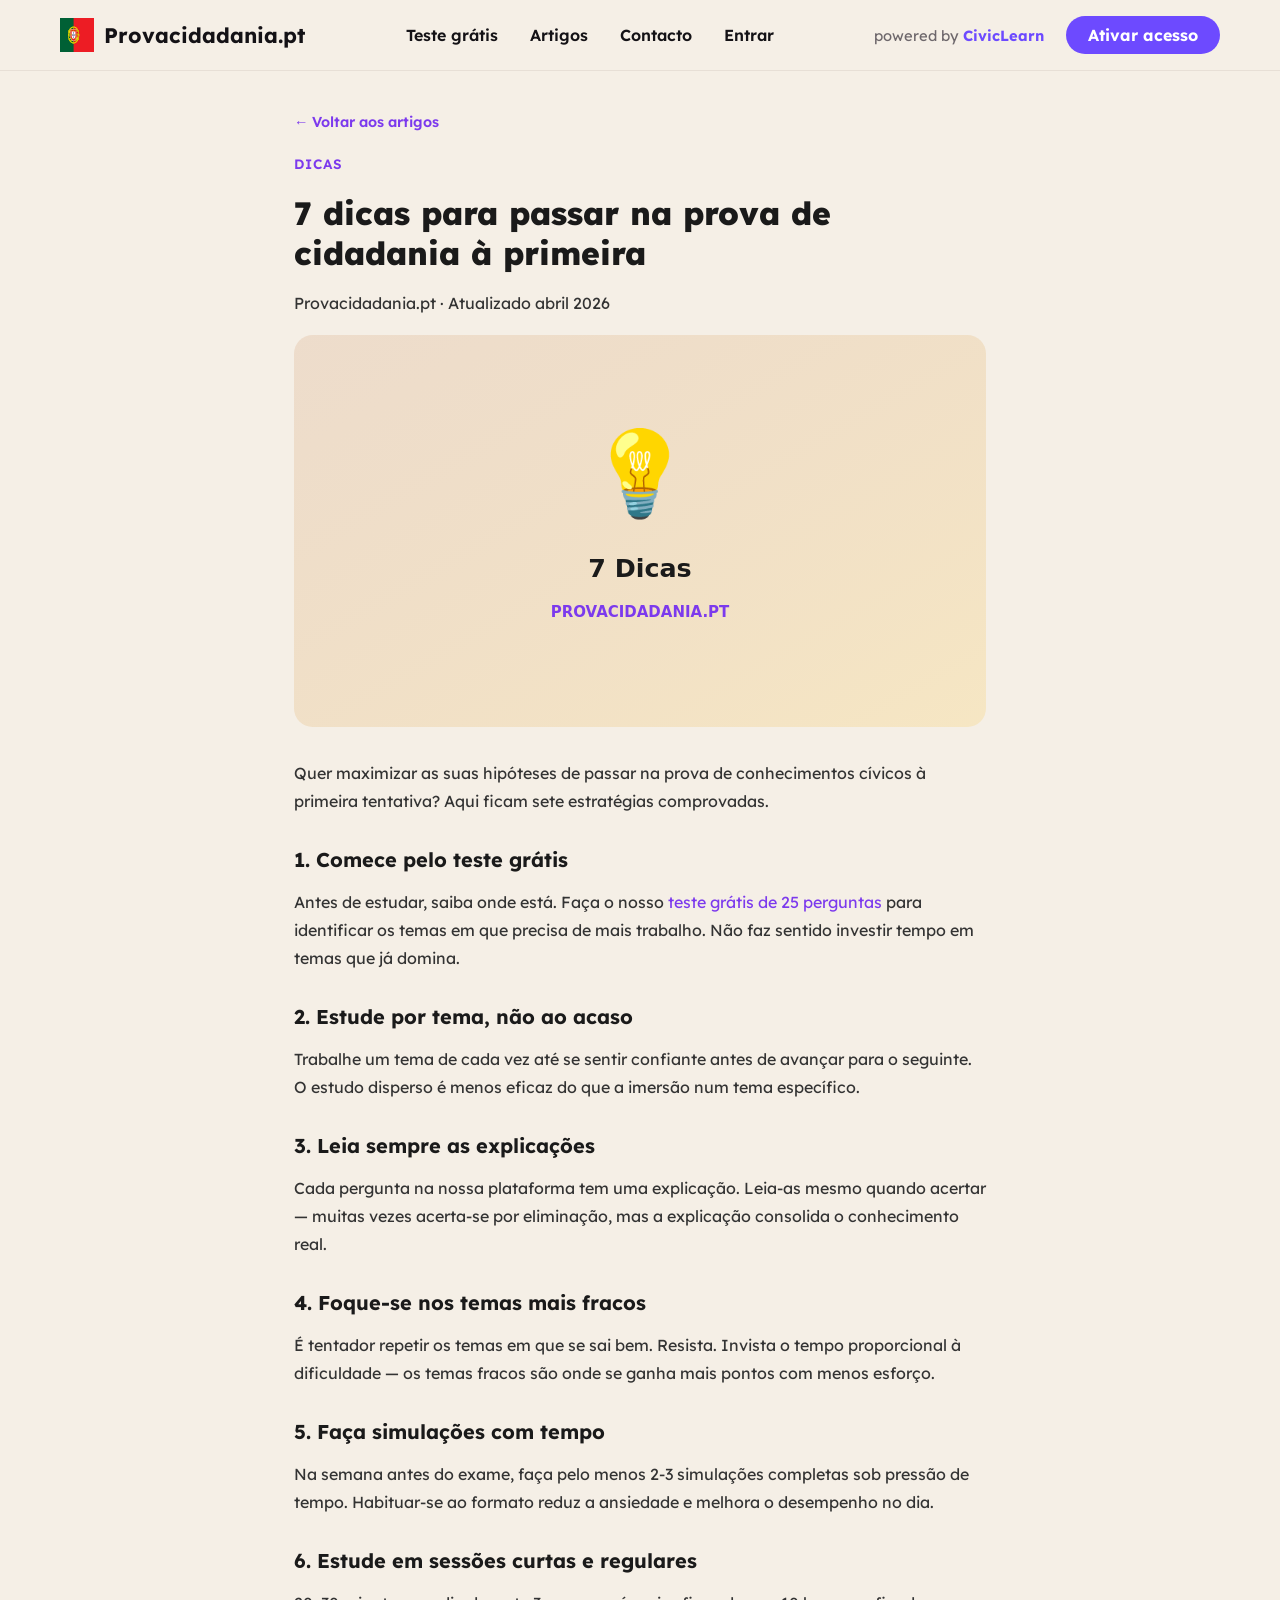
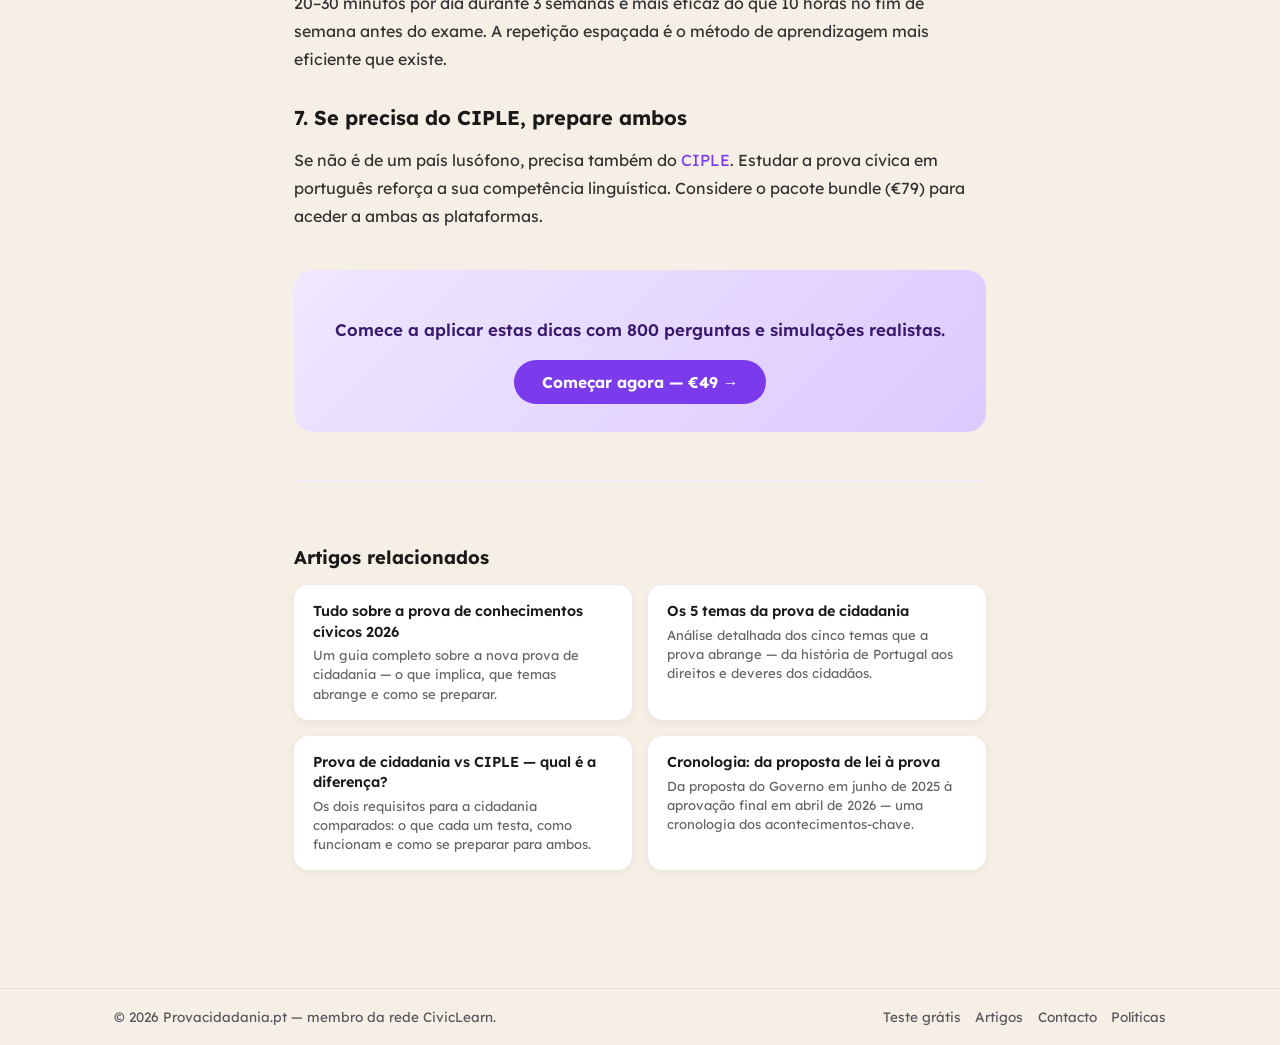
<file: artigos/7-dicas-para-passar-na-prova/index.html>
<!DOCTYPE html>
<html lang="pt">
<head>
  <meta charset="UTF-8" />
  <meta name="viewport" content="width=device-width, initial-scale=1" />
  <title>7 dicas para passar na prova de cidadania à primeira – Provacidadania.pt</title>
  <meta name="description" content="Estratégias para maximizar as hipóteses de aprovação.">
  <link rel="canonical" href="https://provacidadania.pt/artigos/7-dicas-para-passar-na-prova/">
  <meta property="og:title" content="7 dicas para passar na prova de cidadania à primeira – Provacidadania.pt">
  <meta property="og:description" content="Estratégias para maximizar as hipóteses de aprovação.">
  <meta property="og:url" content="https://provacidadania.pt/artigos/7-dicas-para-passar-na-prova/">
  <meta property="og:image" content="https://provacidadania.pt/assets/images/articles/7-dicas-para-passar-na-prova.svg">
  <link href="https://fonts.googleapis.com/css2?family=Lexend:wght@300;400;500;600;700&display=swap" rel="stylesheet">
  <link rel="stylesheet" href="/assets/css/newhome.css">
  <style>.article-page{max-width:740px;margin:0 auto;padding:2.5rem 1.5rem 5rem}.article-kicker{font-size:.85rem;font-weight:600;color:#7c3aed;text-transform:uppercase;letter-spacing:.07em;margin-bottom:.75rem}.article-page h1{font-size:2rem;font-weight:800;color:#1a1a1a;line-height:1.25;margin-bottom:1rem}.article-meta{font-size:.88rem;color:#888;margin-bottom:2rem}.article-hero-img{width:100%;border-radius:1rem;margin-bottom:2rem;display:block}.article-page h2{font-size:1.25rem;font-weight:700;color:#1a1a1a;margin:2rem 0 .6rem}.article-page p{font-size:1rem;color:#333;line-height:1.75;margin-bottom:1.1rem}.article-page ul,.article-page ol{padding-left:1.5rem;margin-bottom:1.1rem}.article-page li{font-size:1rem;color:#333;line-height:1.7;margin-bottom:.35rem}.article-cta-box{background:linear-gradient(135deg,#efe8ff,#dcc9ff);border-radius:1.2rem;padding:1.75rem 2rem;margin:2.5rem 0;text-align:center}.article-cta-box p{color:#3b1a6e;font-weight:600;margin-bottom:1rem;font-size:1.05rem}.article-cta-box a{display:inline-block;background:#7c3aed;color:#fff;padding:.75rem 1.75rem;border-radius:999px;font-weight:700;text-decoration:none;font-size:.97rem}.article-cta-box a:hover{background:#5b21b6}.article-back{display:inline-block;margin-bottom:1.5rem;font-size:.9rem;color:#7c3aed;text-decoration:none;font-weight:600}.article-back:hover{text-decoration:underline}.faq-card{background:#fff;border:1px solid #e8e0f5;border-radius:1rem;padding:1.5rem 1.75rem;margin:1.2rem 0}.faq-card h3{font-size:1.05rem;font-weight:700;color:#1a1a1a;margin:0 0 .6rem}.faq-card p{font-size:.95rem;color:#444;line-height:1.65;margin:0 0 .5rem}.faq-card p:last-child{margin-bottom:0}.topic-card{background:#fff;border:1px solid #e8e0f5;border-radius:1rem;padding:1.25rem 1.5rem;margin:1rem 0}.topic-card h3{font-size:1rem;font-weight:700;color:#7c3aed;margin:0 0 .5rem}.topic-card p{margin:0;font-size:.95rem;color:#444;line-height:1.6}.compare-table{width:100%;border-collapse:collapse;margin:1.2rem 0 1.5rem;font-size:.95rem}.compare-table th{background:#f5f0ff;color:#333;font-weight:700;padding:.75rem 1rem;text-align:left;border-bottom:2px solid #e8e0f5}.compare-table td{padding:.65rem 1rem;border-bottom:1px solid #f0edf8;color:#444}.compare-table tr:last-child td{border-bottom:none}.related-articles{margin-top:3rem;padding-top:2rem;border-top:2px solid #f0edf8}.related-articles h2{font-size:1.15rem;font-weight:700;color:#1a1a1a;margin-bottom:1rem}.related-grid{display:grid;grid-template-columns:repeat(2,1fr);gap:1rem}@media(max-width:540px){.related-grid{grid-template-columns:1fr}}.related-card{background:#fff;border-radius:.9rem;padding:1rem 1.2rem;box-shadow:0 2px 10px rgba(0,0,0,.06);text-decoration:none;color:inherit;transition:box-shadow .2s}.related-card:hover{box-shadow:0 4px 16px rgba(124,58,237,.12)}.related-card h3{font-size:.9rem;font-weight:600;color:#1a1a1a;margin:0 0 .3rem;line-height:1.4}.related-card p{font-size:.82rem;color:#666;margin:0;line-height:1.45}</style>
</head>
<body>
<header class="cl-header"><div class="cl-header-inner"><a href="/" class="cl-logo"><img src="/assets/images/pt.svg" alt="PT" /><span>Provacidadania.pt</span></a><nav class="cl-nav"><a href="/teste-gratis/">Teste grátis</a><a href="/artigos/" class="active">Artigos</a><a href="/contacto/">Contacto</a><a href="https://civiclearn.com/portugal/login">Entrar</a></nav><div class="cl-right"><div class="cl-powered">powered by <span>CivicLearn</span></div><a href="https://civiclearn.com/portugal/checkout" class="cl-btn">Ativar acesso</a></div></div></header>
<main class="article-page">
  <a href="/artigos/" class="article-back">← Voltar aos artigos</a>
  <div class="article-kicker">Dicas</div>
  <h1>7 dicas para passar na prova de cidadania à primeira</h1>
  <p class="article-meta">Provacidadania.pt · Atualizado abril 2026</p>
  <img class="article-hero-img" src="/assets/images/articles/7-dicas-para-passar-na-prova.svg" alt="7 dicas para passar na prova de cidadania à primeira">

  <p>Quer maximizar as suas hipóteses de passar na prova de conhecimentos cívicos à primeira tentativa? Aqui ficam sete estratégias comprovadas.</p>

  <h2>1. Comece pelo teste grátis</h2>
  <p>Antes de estudar, saiba onde está. Faça o nosso <a href="/teste-gratis/" style="color:#7c3aed">teste grátis de 25 perguntas</a> para identificar os temas em que precisa de mais trabalho. Não faz sentido investir tempo em temas que já domina.</p>

  <h2>2. Estude por tema, não ao acaso</h2>
  <p>Trabalhe um tema de cada vez até se sentir confiante antes de avançar para o seguinte. O estudo disperso é menos eficaz do que a imersão num tema específico.</p>

  <h2>3. Leia sempre as explicações</h2>
  <p>Cada pergunta na nossa plataforma tem uma explicação. Leia-as mesmo quando acertar — muitas vezes acerta-se por eliminação, mas a explicação consolida o conhecimento real.</p>

  <h2>4. Foque-se nos temas mais fracos</h2>
  <p>É tentador repetir os temas em que se sai bem. Resista. Invista o tempo proporcional à dificuldade — os temas fracos são onde se ganha mais pontos com menos esforço.</p>

  <h2>5. Faça simulações com tempo</h2>
  <p>Na semana antes do exame, faça pelo menos 2-3 simulações completas sob pressão de tempo. Habituar-se ao formato reduz a ansiedade e melhora o desempenho no dia.</p>

  <h2>6. Estude em sessões curtas e regulares</h2>
  <p>20–30 minutos por dia durante 3 semanas é mais eficaz do que 10 horas no fim de semana antes do exame. A repetição espaçada é o método de aprendizagem mais eficiente que existe.</p>

  <h2>7. Se precisa do CIPLE, prepare ambos</h2>
  <p>Se não é de um país lusófono, precisa também do <a href="https://cipleonline.pt" style="color:#7c3aed">CIPLE</a>. Estudar a prova cívica em português reforça a sua competência linguística. Considere o pacote bundle (€79) para aceder a ambas as plataformas.</p>

  <div class="article-cta-box">
    <p>Comece a aplicar estas dicas com 800 perguntas e simulações realistas.</p>
    <a href="https://civiclearn.com/portugal/checkout">Começar agora — €49 →</a>
  </div>

  <div class="related-articles"><h2>Artigos relacionados</h2><div class="related-grid" id="relatedGrid"></div></div>
</main>
<footer class="site-footer"><div class="footer-inner"><div>© <span id="footer-year"></span> Provacidadania.pt — membro da rede CivicLearn.</div><div class="footer-links"><a href="/teste-gratis/">Teste grátis</a><a href="/artigos/">Artigos</a><a href="/contacto/">Contacto</a><a href="/politicas/">Políticas</a></div></div></footer>
<script>(async function(){var g=document.getElementById("relatedGrid");if(!g)return;try{var r=await fetch("/artigos/articles.json");var a=await r.json();var c=window.location.pathname;var o=a.filter(function(x){return!c.includes(x.url.replace(/\/$/,""))});g.innerHTML=o.sort(function(){return Math.random()-.5}).slice(0,4).map(function(x){return'<a href="'+x.url+'" class="related-card"><h3>'+x.title+'</h3><p>'+x.desc+'</p></a>'}).join("")}catch(e){}})();</script>
<script>document.getElementById("footer-year").textContent=new Date().getFullYear();</script>
</body>
</html>
</file>
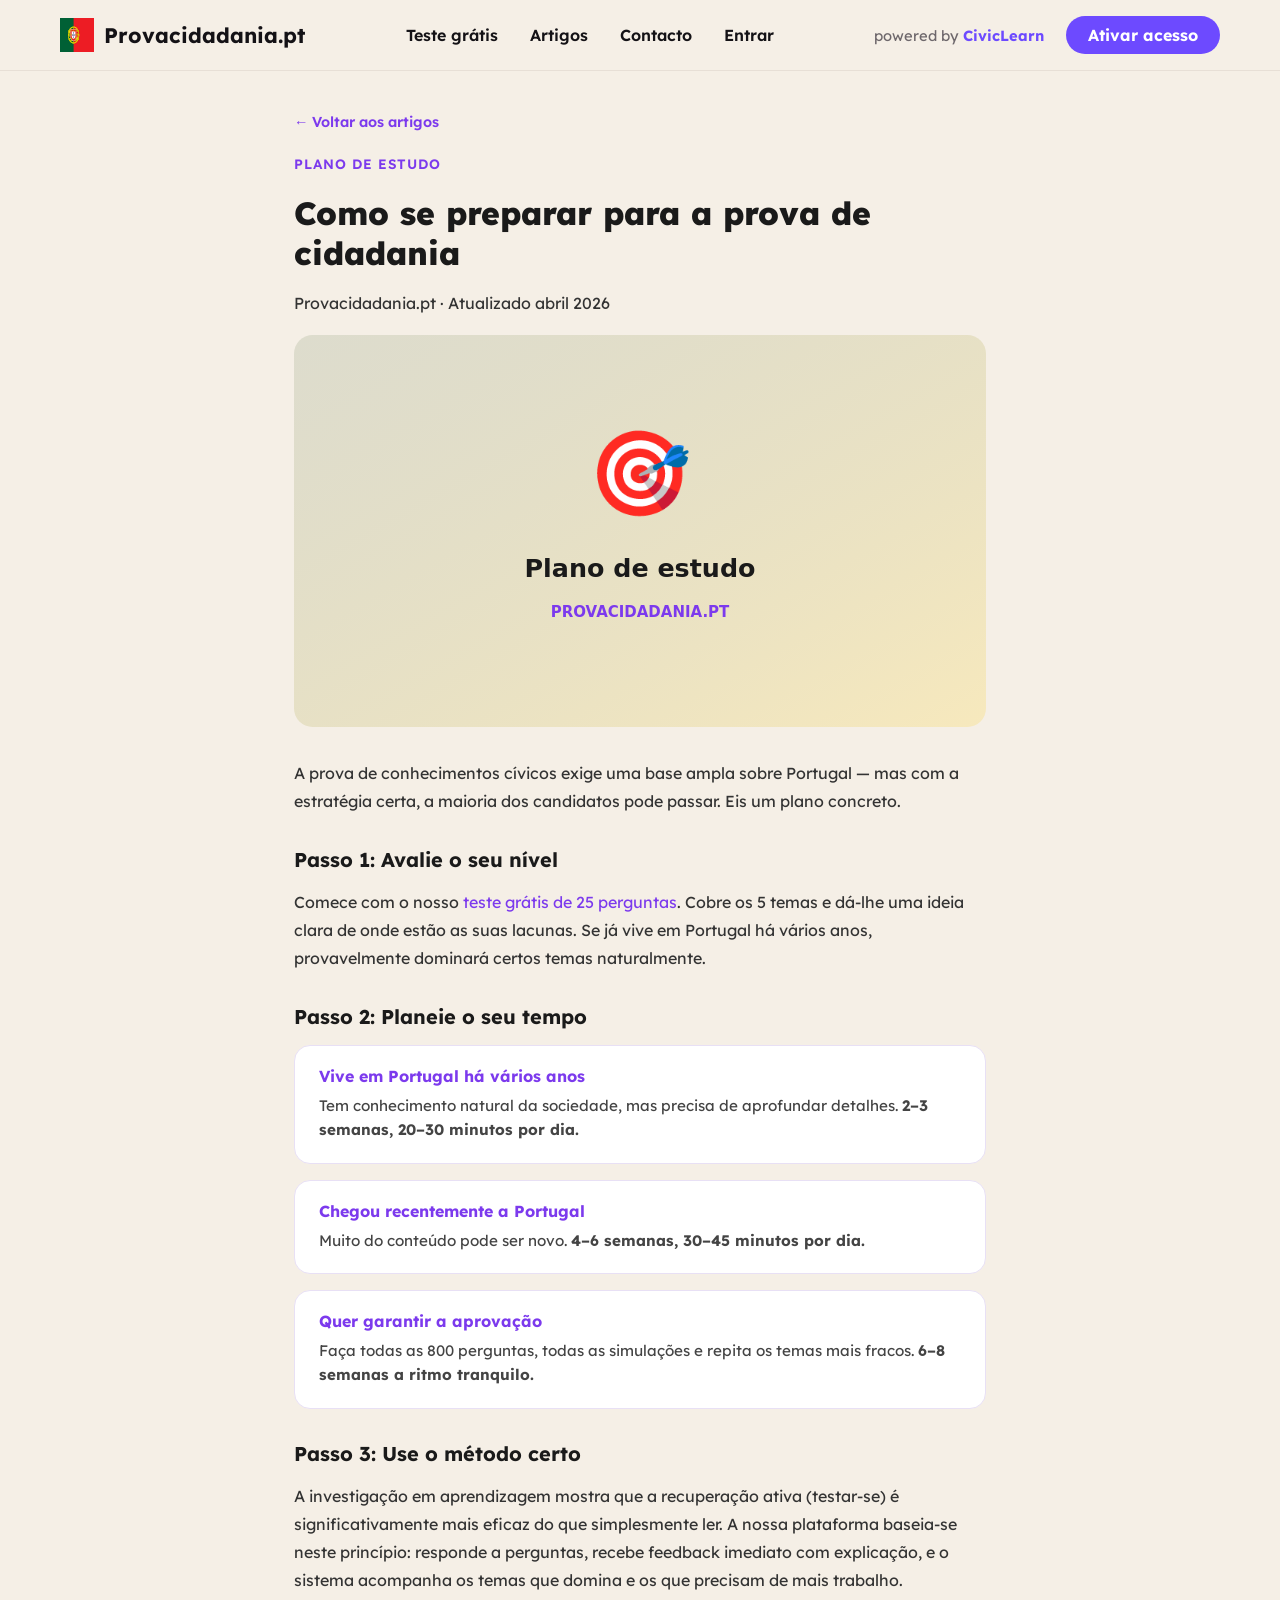
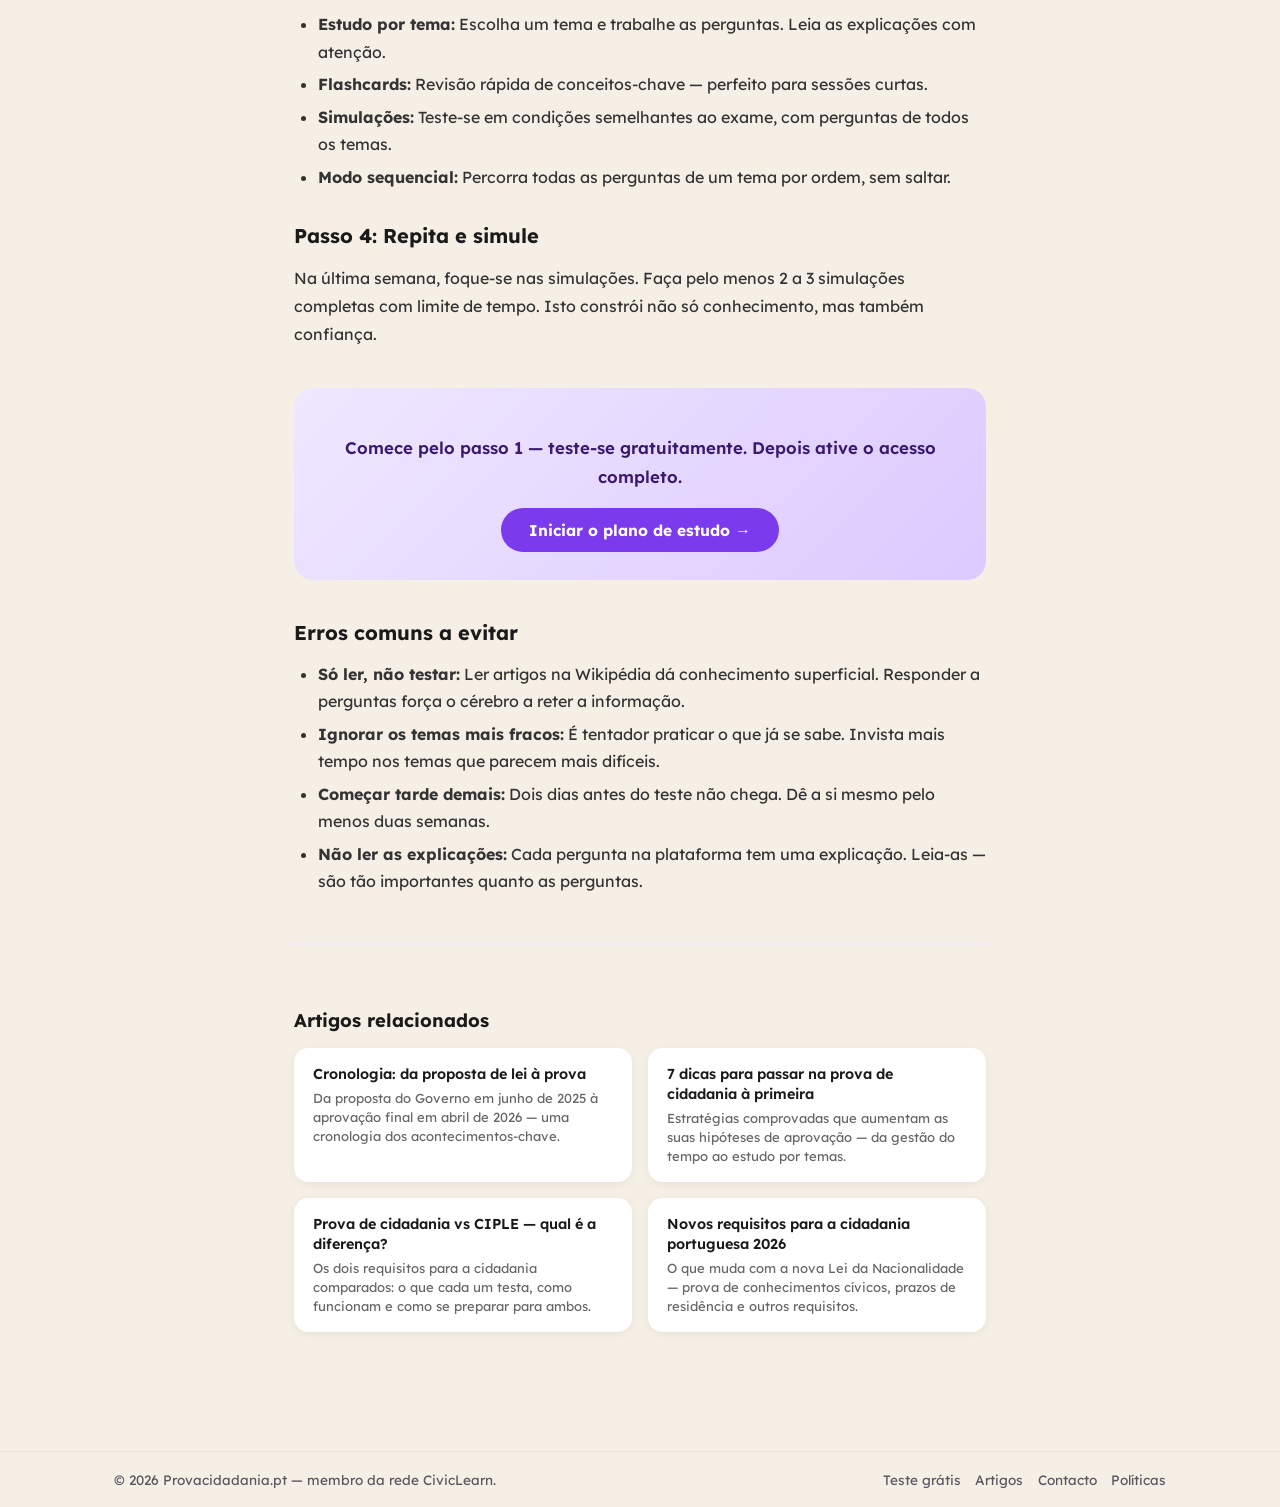
<file: artigos/como-se-preparar-para-a-prova/index.html>
<!DOCTYPE html>
<html lang="pt">
<head>
  <meta charset="UTF-8" />
  <meta name="viewport" content="width=device-width, initial-scale=1" />
  <title>Como se preparar para a prova de cidadania – Provacidadania.pt</title>
  <meta name="description" content="Plano concreto com prazos e estratégias.">
  <link rel="canonical" href="https://provacidadania.pt/artigos/como-se-preparar-para-a-prova/">
  <meta property="og:title" content="Como se preparar para a prova de cidadania – Provacidadania.pt">
  <meta property="og:description" content="Plano concreto com prazos e estratégias.">
  <meta property="og:url" content="https://provacidadania.pt/artigos/como-se-preparar-para-a-prova/">
  <meta property="og:image" content="https://provacidadania.pt/assets/images/articles/como-se-preparar-para-a-prova.svg">
  <link href="https://fonts.googleapis.com/css2?family=Lexend:wght@300;400;500;600;700&display=swap" rel="stylesheet">
  <link rel="stylesheet" href="/assets/css/newhome.css">
  <style>.article-page{max-width:740px;margin:0 auto;padding:2.5rem 1.5rem 5rem}.article-kicker{font-size:.85rem;font-weight:600;color:#7c3aed;text-transform:uppercase;letter-spacing:.07em;margin-bottom:.75rem}.article-page h1{font-size:2rem;font-weight:800;color:#1a1a1a;line-height:1.25;margin-bottom:1rem}.article-meta{font-size:.88rem;color:#888;margin-bottom:2rem}.article-hero-img{width:100%;border-radius:1rem;margin-bottom:2rem;display:block}.article-page h2{font-size:1.25rem;font-weight:700;color:#1a1a1a;margin:2rem 0 .6rem}.article-page p{font-size:1rem;color:#333;line-height:1.75;margin-bottom:1.1rem}.article-page ul,.article-page ol{padding-left:1.5rem;margin-bottom:1.1rem}.article-page li{font-size:1rem;color:#333;line-height:1.7;margin-bottom:.35rem}.article-cta-box{background:linear-gradient(135deg,#efe8ff,#dcc9ff);border-radius:1.2rem;padding:1.75rem 2rem;margin:2.5rem 0;text-align:center}.article-cta-box p{color:#3b1a6e;font-weight:600;margin-bottom:1rem;font-size:1.05rem}.article-cta-box a{display:inline-block;background:#7c3aed;color:#fff;padding:.75rem 1.75rem;border-radius:999px;font-weight:700;text-decoration:none;font-size:.97rem}.article-cta-box a:hover{background:#5b21b6}.article-back{display:inline-block;margin-bottom:1.5rem;font-size:.9rem;color:#7c3aed;text-decoration:none;font-weight:600}.article-back:hover{text-decoration:underline}.faq-card{background:#fff;border:1px solid #e8e0f5;border-radius:1rem;padding:1.5rem 1.75rem;margin:1.2rem 0}.faq-card h3{font-size:1.05rem;font-weight:700;color:#1a1a1a;margin:0 0 .6rem}.faq-card p{font-size:.95rem;color:#444;line-height:1.65;margin:0 0 .5rem}.faq-card p:last-child{margin-bottom:0}.topic-card{background:#fff;border:1px solid #e8e0f5;border-radius:1rem;padding:1.25rem 1.5rem;margin:1rem 0}.topic-card h3{font-size:1rem;font-weight:700;color:#7c3aed;margin:0 0 .5rem}.topic-card p{margin:0;font-size:.95rem;color:#444;line-height:1.6}.compare-table{width:100%;border-collapse:collapse;margin:1.2rem 0 1.5rem;font-size:.95rem}.compare-table th{background:#f5f0ff;color:#333;font-weight:700;padding:.75rem 1rem;text-align:left;border-bottom:2px solid #e8e0f5}.compare-table td{padding:.65rem 1rem;border-bottom:1px solid #f0edf8;color:#444}.compare-table tr:last-child td{border-bottom:none}.related-articles{margin-top:3rem;padding-top:2rem;border-top:2px solid #f0edf8}.related-articles h2{font-size:1.15rem;font-weight:700;color:#1a1a1a;margin-bottom:1rem}.related-grid{display:grid;grid-template-columns:repeat(2,1fr);gap:1rem}@media(max-width:540px){.related-grid{grid-template-columns:1fr}}.related-card{background:#fff;border-radius:.9rem;padding:1rem 1.2rem;box-shadow:0 2px 10px rgba(0,0,0,.06);text-decoration:none;color:inherit;transition:box-shadow .2s}.related-card:hover{box-shadow:0 4px 16px rgba(124,58,237,.12)}.related-card h3{font-size:.9rem;font-weight:600;color:#1a1a1a;margin:0 0 .3rem;line-height:1.4}.related-card p{font-size:.82rem;color:#666;margin:0;line-height:1.45}</style>
</head>
<body>
<header class="cl-header"><div class="cl-header-inner"><a href="/" class="cl-logo"><img src="/assets/images/pt.svg" alt="PT" /><span>Provacidadania.pt</span></a><nav class="cl-nav"><a href="/teste-gratis/">Teste grátis</a><a href="/artigos/" class="active">Artigos</a><a href="/contacto/">Contacto</a><a href="https://civiclearn.com/portugal/login">Entrar</a></nav><div class="cl-right"><div class="cl-powered">powered by <span>CivicLearn</span></div><a href="https://civiclearn.com/portugal/checkout" class="cl-btn">Ativar acesso</a></div></div></header>
<main class="article-page">
  <a href="/artigos/" class="article-back">← Voltar aos artigos</a>
  <div class="article-kicker">Plano de estudo</div>
  <h1>Como se preparar para a prova de cidadania</h1>
  <p class="article-meta">Provacidadania.pt · Atualizado abril 2026</p>
  <img class="article-hero-img" src="/assets/images/articles/como-se-preparar-para-a-prova.svg" alt="Como se preparar para a prova de cidadania">

  <p>A prova de conhecimentos cívicos exige uma base ampla sobre Portugal — mas com a estratégia certa, a maioria dos candidatos pode passar. Eis um plano concreto.</p>

  <h2>Passo 1: Avalie o seu nível</h2>
  <p>Comece com o nosso <a href="/teste-gratis/" style="color:#7c3aed">teste grátis de 25 perguntas</a>. Cobre os 5 temas e dá-lhe uma ideia clara de onde estão as suas lacunas. Se já vive em Portugal há vários anos, provavelmente dominará certos temas naturalmente.</p>

  <h2>Passo 2: Planeie o seu tempo</h2>

  <div class="topic-card">
    <h3>Vive em Portugal há vários anos</h3>
    <p>Tem conhecimento natural da sociedade, mas precisa de aprofundar detalhes. <strong>2–3 semanas, 20–30 minutos por dia.</strong></p>
  </div>
  <div class="topic-card">
    <h3>Chegou recentemente a Portugal</h3>
    <p>Muito do conteúdo pode ser novo. <strong>4–6 semanas, 30–45 minutos por dia.</strong></p>
  </div>
  <div class="topic-card">
    <h3>Quer garantir a aprovação</h3>
    <p>Faça todas as 800 perguntas, todas as simulações e repita os temas mais fracos. <strong>6–8 semanas a ritmo tranquilo.</strong></p>
  </div>

  <h2>Passo 3: Use o método certo</h2>
  <p>A investigação em aprendizagem mostra que a recuperação ativa (testar-se) é significativamente mais eficaz do que simplesmente ler. A nossa plataforma baseia-se neste princípio: responde a perguntas, recebe feedback imediato com explicação, e o sistema acompanha os temas que domina e os que precisam de mais trabalho.</p>
  <ul>
    <li><strong>Estudo por tema:</strong> Escolha um tema e trabalhe as perguntas. Leia as explicações com atenção.</li>
    <li><strong>Flashcards:</strong> Revisão rápida de conceitos-chave — perfeito para sessões curtas.</li>
    <li><strong>Simulações:</strong> Teste-se em condições semelhantes ao exame, com perguntas de todos os temas.</li>
    <li><strong>Modo sequencial:</strong> Percorra todas as perguntas de um tema por ordem, sem saltar.</li>
  </ul>

  <h2>Passo 4: Repita e simule</h2>
  <p>Na última semana, foque-se nas simulações. Faça pelo menos 2 a 3 simulações completas com limite de tempo. Isto constrói não só conhecimento, mas também confiança.</p>

  <div class="article-cta-box">
    <p>Comece pelo passo 1 — teste-se gratuitamente. Depois ative o acesso completo.</p>
    <a href="https://civiclearn.com/portugal/checkout">Iniciar o plano de estudo →</a>
  </div>

  <h2>Erros comuns a evitar</h2>
  <ul>
    <li><strong>Só ler, não testar:</strong> Ler artigos na Wikipédia dá conhecimento superficial. Responder a perguntas força o cérebro a reter a informação.</li>
    <li><strong>Ignorar os temas mais fracos:</strong> É tentador praticar o que já se sabe. Invista mais tempo nos temas que parecem mais difíceis.</li>
    <li><strong>Começar tarde demais:</strong> Dois dias antes do teste não chega. Dê a si mesmo pelo menos duas semanas.</li>
    <li><strong>Não ler as explicações:</strong> Cada pergunta na plataforma tem uma explicação. Leia-as — são tão importantes quanto as perguntas.</li>
  </ul>

  <div class="related-articles"><h2>Artigos relacionados</h2><div class="related-grid" id="relatedGrid"></div></div>
</main>
<footer class="site-footer"><div class="footer-inner"><div>© <span id="footer-year"></span> Provacidadania.pt — membro da rede CivicLearn.</div><div class="footer-links"><a href="/teste-gratis/">Teste grátis</a><a href="/artigos/">Artigos</a><a href="/contacto/">Contacto</a><a href="/politicas/">Políticas</a></div></div></footer>
<script>(async function(){var g=document.getElementById("relatedGrid");if(!g)return;try{var r=await fetch("/artigos/articles.json");var a=await r.json();var c=window.location.pathname;var o=a.filter(function(x){return!c.includes(x.url.replace(/\/$/,""))});g.innerHTML=o.sort(function(){return Math.random()-.5}).slice(0,4).map(function(x){return'<a href="'+x.url+'" class="related-card"><h3>'+x.title+'</h3><p>'+x.desc+'</p></a>'}).join("")}catch(e){}})();</script>
<script>document.getElementById("footer-year").textContent=new Date().getFullYear();</script>
</body>
</html>
</file>
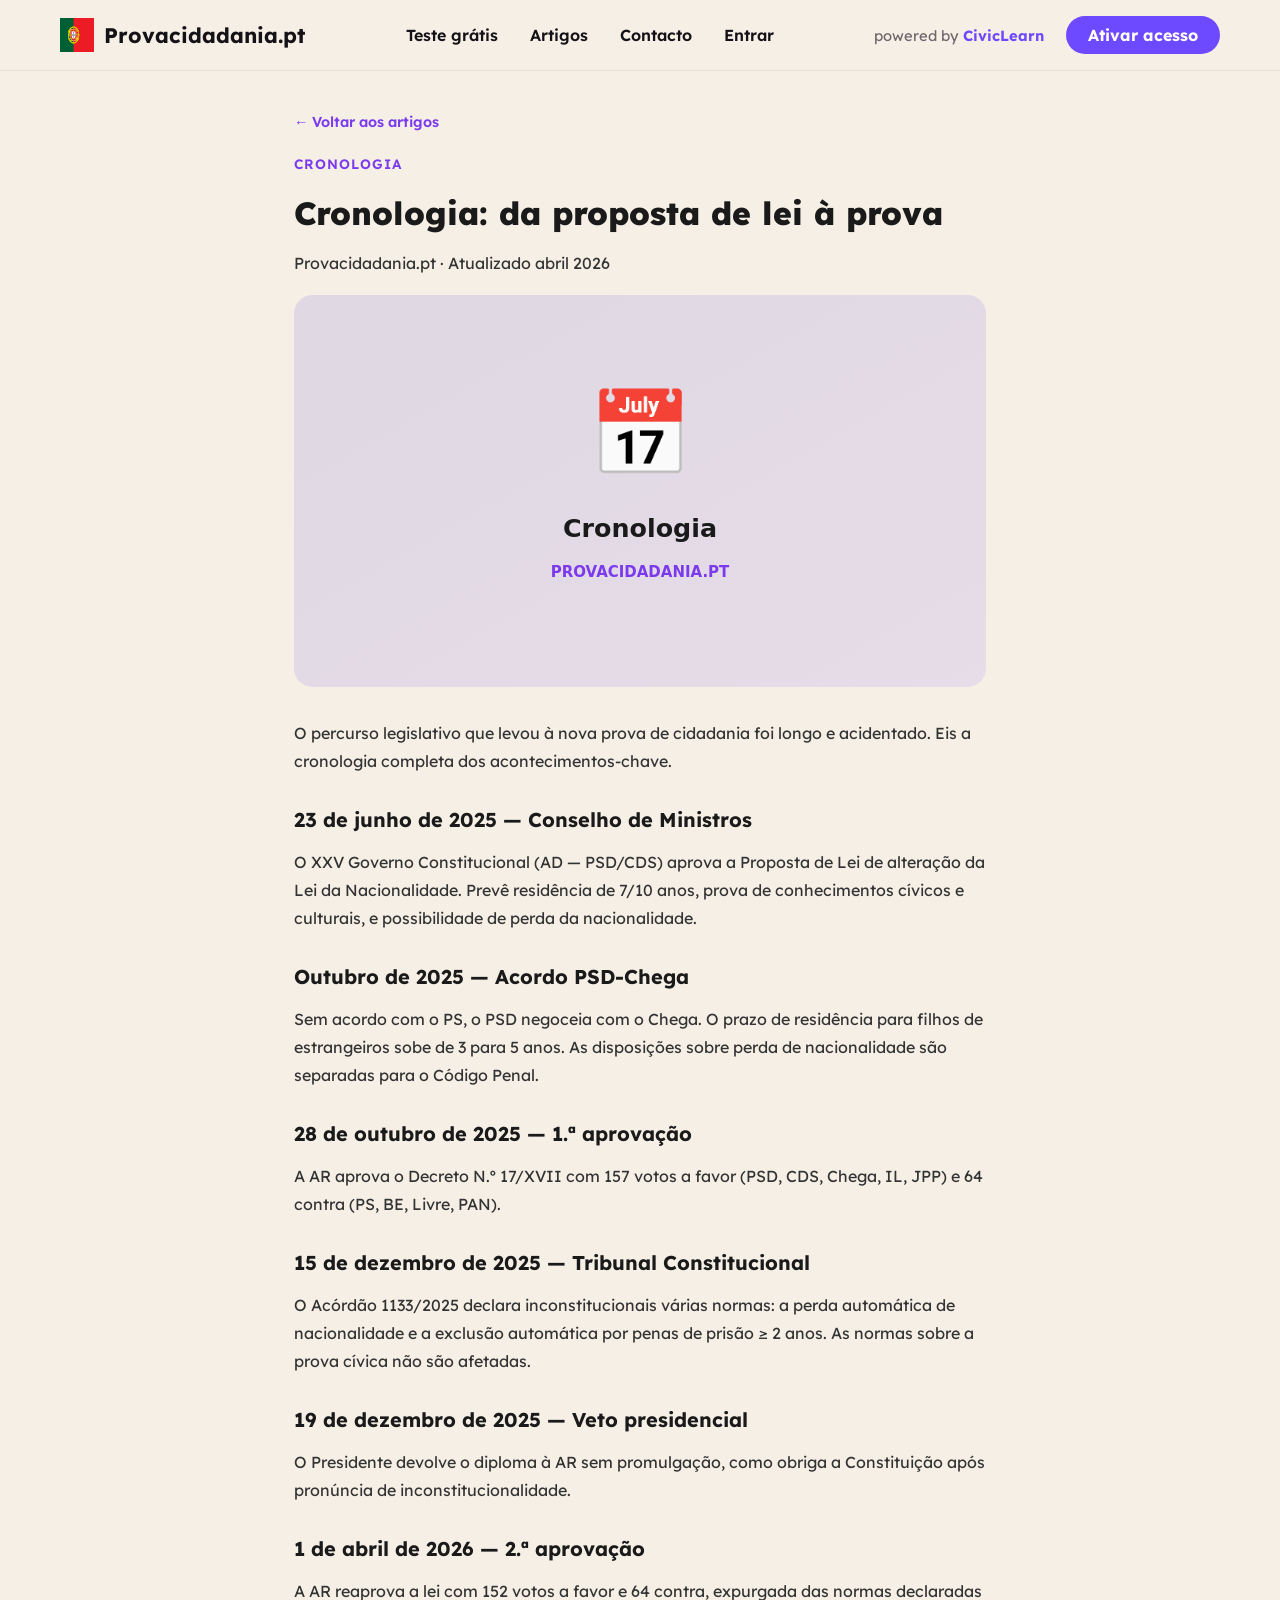
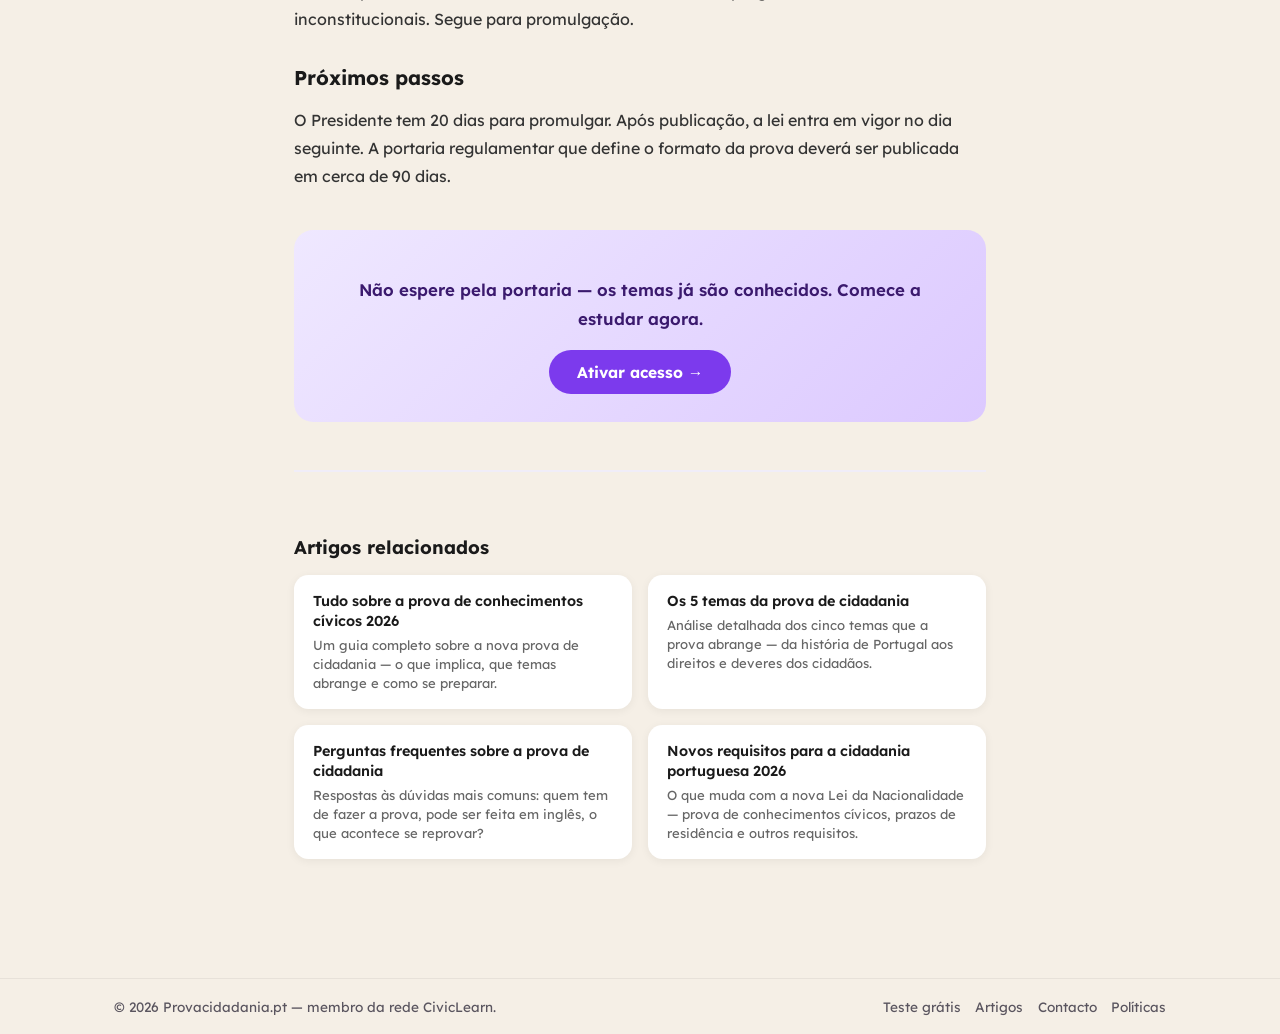
<file: artigos/cronologia-da-proposta-a-prova/index.html>
<!DOCTYPE html>
<html lang="pt">
<head>
  <meta charset="UTF-8" />
  <meta name="viewport" content="width=device-width, initial-scale=1" />
  <title>Cronologia: da proposta de lei à prova – Provacidadania.pt</title>
  <meta name="description" content="Cronologia completa dos acontecimentos-chave.">
  <link rel="canonical" href="https://provacidadania.pt/artigos/cronologia-da-proposta-a-prova/">
  <meta property="og:title" content="Cronologia: da proposta de lei à prova – Provacidadania.pt">
  <meta property="og:description" content="Cronologia completa dos acontecimentos-chave.">
  <meta property="og:url" content="https://provacidadania.pt/artigos/cronologia-da-proposta-a-prova/">
  <meta property="og:image" content="https://provacidadania.pt/assets/images/articles/cronologia-da-proposta-a-prova.svg">
  <link href="https://fonts.googleapis.com/css2?family=Lexend:wght@300;400;500;600;700&display=swap" rel="stylesheet">
  <link rel="stylesheet" href="/assets/css/newhome.css">
  <style>.article-page{max-width:740px;margin:0 auto;padding:2.5rem 1.5rem 5rem}.article-kicker{font-size:.85rem;font-weight:600;color:#7c3aed;text-transform:uppercase;letter-spacing:.07em;margin-bottom:.75rem}.article-page h1{font-size:2rem;font-weight:800;color:#1a1a1a;line-height:1.25;margin-bottom:1rem}.article-meta{font-size:.88rem;color:#888;margin-bottom:2rem}.article-hero-img{width:100%;border-radius:1rem;margin-bottom:2rem;display:block}.article-page h2{font-size:1.25rem;font-weight:700;color:#1a1a1a;margin:2rem 0 .6rem}.article-page p{font-size:1rem;color:#333;line-height:1.75;margin-bottom:1.1rem}.article-page ul,.article-page ol{padding-left:1.5rem;margin-bottom:1.1rem}.article-page li{font-size:1rem;color:#333;line-height:1.7;margin-bottom:.35rem}.article-cta-box{background:linear-gradient(135deg,#efe8ff,#dcc9ff);border-radius:1.2rem;padding:1.75rem 2rem;margin:2.5rem 0;text-align:center}.article-cta-box p{color:#3b1a6e;font-weight:600;margin-bottom:1rem;font-size:1.05rem}.article-cta-box a{display:inline-block;background:#7c3aed;color:#fff;padding:.75rem 1.75rem;border-radius:999px;font-weight:700;text-decoration:none;font-size:.97rem}.article-cta-box a:hover{background:#5b21b6}.article-back{display:inline-block;margin-bottom:1.5rem;font-size:.9rem;color:#7c3aed;text-decoration:none;font-weight:600}.article-back:hover{text-decoration:underline}.faq-card{background:#fff;border:1px solid #e8e0f5;border-radius:1rem;padding:1.5rem 1.75rem;margin:1.2rem 0}.faq-card h3{font-size:1.05rem;font-weight:700;color:#1a1a1a;margin:0 0 .6rem}.faq-card p{font-size:.95rem;color:#444;line-height:1.65;margin:0 0 .5rem}.faq-card p:last-child{margin-bottom:0}.topic-card{background:#fff;border:1px solid #e8e0f5;border-radius:1rem;padding:1.25rem 1.5rem;margin:1rem 0}.topic-card h3{font-size:1rem;font-weight:700;color:#7c3aed;margin:0 0 .5rem}.topic-card p{margin:0;font-size:.95rem;color:#444;line-height:1.6}.compare-table{width:100%;border-collapse:collapse;margin:1.2rem 0 1.5rem;font-size:.95rem}.compare-table th{background:#f5f0ff;color:#333;font-weight:700;padding:.75rem 1rem;text-align:left;border-bottom:2px solid #e8e0f5}.compare-table td{padding:.65rem 1rem;border-bottom:1px solid #f0edf8;color:#444}.compare-table tr:last-child td{border-bottom:none}.related-articles{margin-top:3rem;padding-top:2rem;border-top:2px solid #f0edf8}.related-articles h2{font-size:1.15rem;font-weight:700;color:#1a1a1a;margin-bottom:1rem}.related-grid{display:grid;grid-template-columns:repeat(2,1fr);gap:1rem}@media(max-width:540px){.related-grid{grid-template-columns:1fr}}.related-card{background:#fff;border-radius:.9rem;padding:1rem 1.2rem;box-shadow:0 2px 10px rgba(0,0,0,.06);text-decoration:none;color:inherit;transition:box-shadow .2s}.related-card:hover{box-shadow:0 4px 16px rgba(124,58,237,.12)}.related-card h3{font-size:.9rem;font-weight:600;color:#1a1a1a;margin:0 0 .3rem;line-height:1.4}.related-card p{font-size:.82rem;color:#666;margin:0;line-height:1.45}</style>
</head>
<body>
<header class="cl-header"><div class="cl-header-inner"><a href="/" class="cl-logo"><img src="/assets/images/pt.svg" alt="PT" /><span>Provacidadania.pt</span></a><nav class="cl-nav"><a href="/teste-gratis/">Teste grátis</a><a href="/artigos/" class="active">Artigos</a><a href="/contacto/">Contacto</a><a href="https://civiclearn.com/portugal/login">Entrar</a></nav><div class="cl-right"><div class="cl-powered">powered by <span>CivicLearn</span></div><a href="https://civiclearn.com/portugal/checkout" class="cl-btn">Ativar acesso</a></div></div></header>
<main class="article-page">
  <a href="/artigos/" class="article-back">← Voltar aos artigos</a>
  <div class="article-kicker">Cronologia</div>
  <h1>Cronologia: da proposta de lei à prova</h1>
  <p class="article-meta">Provacidadania.pt · Atualizado abril 2026</p>
  <img class="article-hero-img" src="/assets/images/articles/cronologia-da-proposta-a-prova.svg" alt="Cronologia: da proposta de lei à prova">

  <p>O percurso legislativo que levou à nova prova de cidadania foi longo e acidentado. Eis a cronologia completa dos acontecimentos-chave.</p>

  <h2>23 de junho de 2025 — Conselho de Ministros</h2>
  <p>O XXV Governo Constitucional (AD — PSD/CDS) aprova a Proposta de Lei de alteração da Lei da Nacionalidade. Prevê residência de 7/10 anos, prova de conhecimentos cívicos e culturais, e possibilidade de perda da nacionalidade.</p>

  <h2>Outubro de 2025 — Acordo PSD-Chega</h2>
  <p>Sem acordo com o PS, o PSD negoceia com o Chega. O prazo de residência para filhos de estrangeiros sobe de 3 para 5 anos. As disposições sobre perda de nacionalidade são separadas para o Código Penal.</p>

  <h2>28 de outubro de 2025 — 1.ª aprovação</h2>
  <p>A AR aprova o Decreto N.º 17/XVII com 157 votos a favor (PSD, CDS, Chega, IL, JPP) e 64 contra (PS, BE, Livre, PAN).</p>

  <h2>15 de dezembro de 2025 — Tribunal Constitucional</h2>
  <p>O Acórdão 1133/2025 declara inconstitucionais várias normas: a perda automática de nacionalidade e a exclusão automática por penas de prisão ≥ 2 anos. As normas sobre a prova cívica não são afetadas.</p>

  <h2>19 de dezembro de 2025 — Veto presidencial</h2>
  <p>O Presidente devolve o diploma à AR sem promulgação, como obriga a Constituição após pronúncia de inconstitucionalidade.</p>

  <h2>1 de abril de 2026 — 2.ª aprovação</h2>
  <p>A AR reaprova a lei com 152 votos a favor e 64 contra, expurgada das normas declaradas inconstitucionais. Segue para promulgação.</p>

  <h2>Próximos passos</h2>
  <p>O Presidente tem 20 dias para promulgar. Após publicação, a lei entra em vigor no dia seguinte. A portaria regulamentar que define o formato da prova deverá ser publicada em cerca de 90 dias.</p>

  <div class="article-cta-box">
    <p>Não espere pela portaria — os temas já são conhecidos. Comece a estudar agora.</p>
    <a href="https://civiclearn.com/portugal/checkout">Ativar acesso →</a>
  </div>

  <div class="related-articles"><h2>Artigos relacionados</h2><div class="related-grid" id="relatedGrid"></div></div>
</main>
<footer class="site-footer"><div class="footer-inner"><div>© <span id="footer-year"></span> Provacidadania.pt — membro da rede CivicLearn.</div><div class="footer-links"><a href="/teste-gratis/">Teste grátis</a><a href="/artigos/">Artigos</a><a href="/contacto/">Contacto</a><a href="/politicas/">Políticas</a></div></div></footer>
<script>(async function(){var g=document.getElementById("relatedGrid");if(!g)return;try{var r=await fetch("/artigos/articles.json");var a=await r.json();var c=window.location.pathname;var o=a.filter(function(x){return!c.includes(x.url.replace(/\/$/,""))});g.innerHTML=o.sort(function(){return Math.random()-.5}).slice(0,4).map(function(x){return'<a href="'+x.url+'" class="related-card"><h3>'+x.title+'</h3><p>'+x.desc+'</p></a>'}).join("")}catch(e){}})();</script>
<script>document.getElementById("footer-year").textContent=new Date().getFullYear();</script>
</body>
</html>
</file>
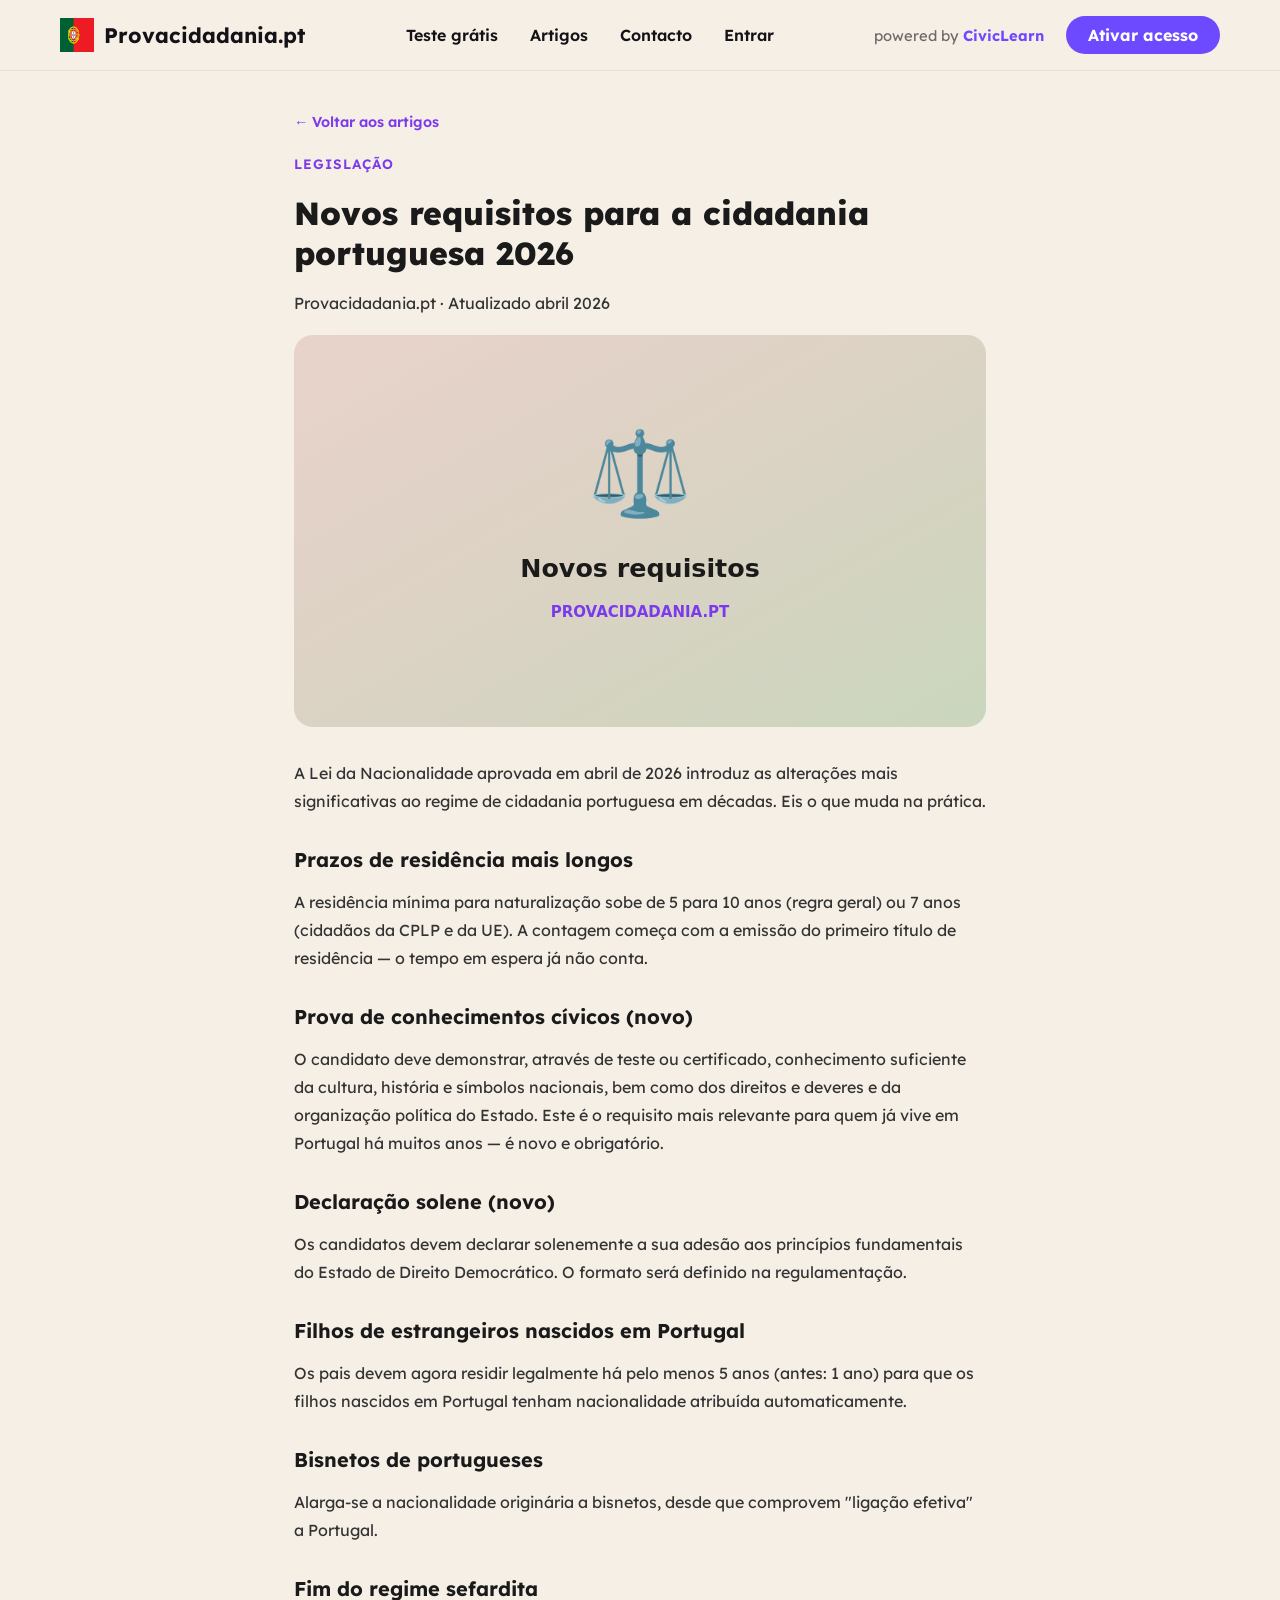
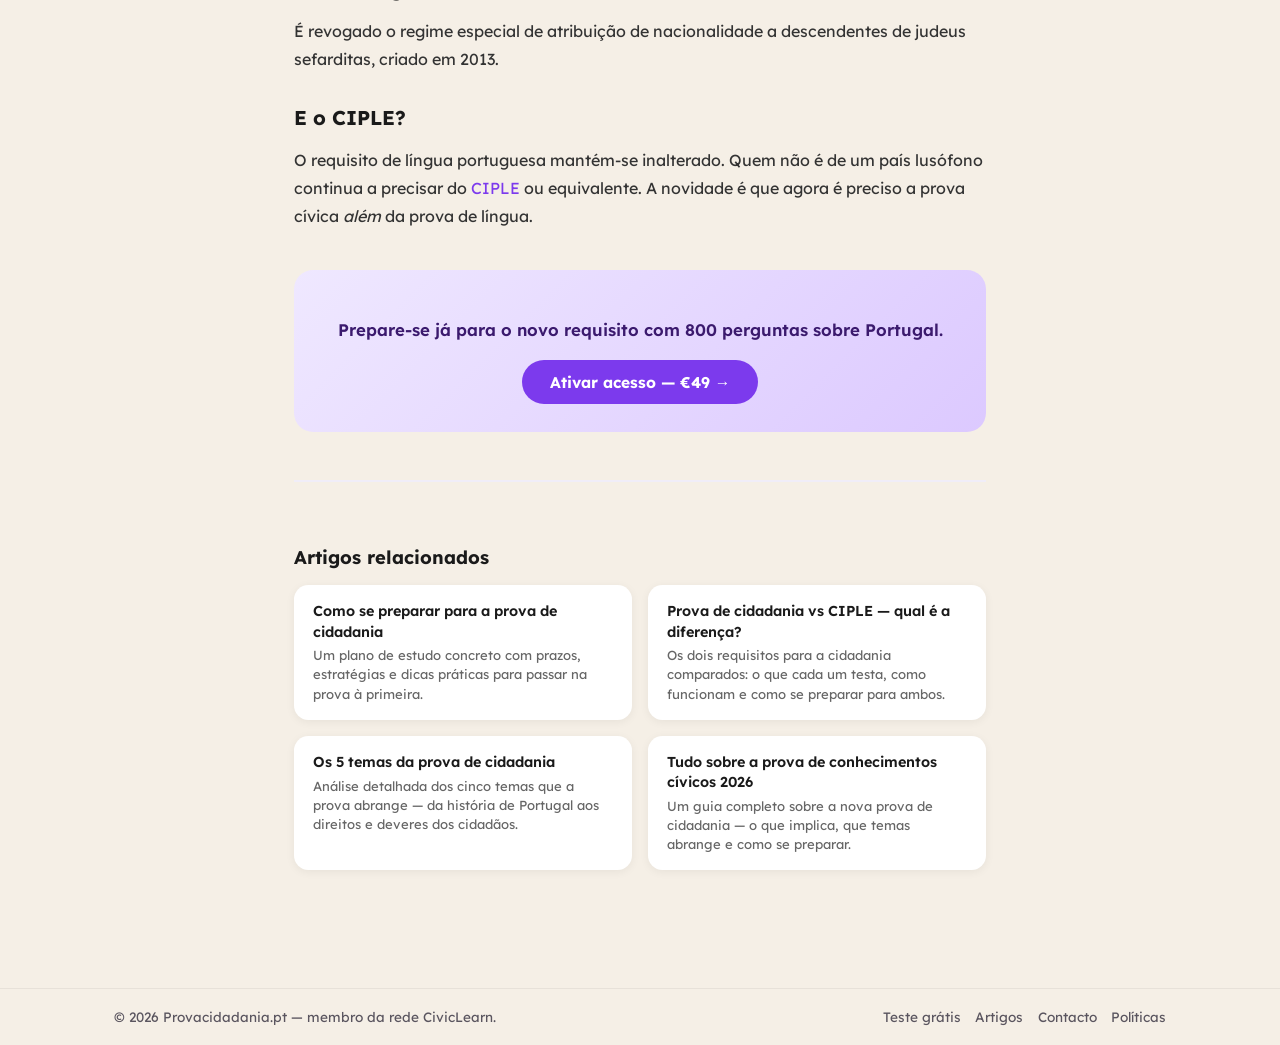
<file: artigos/novos-requisitos-cidadania-portuguesa-2026/index.html>
<!DOCTYPE html>
<html lang="pt">
<head>
  <meta charset="UTF-8" />
  <meta name="viewport" content="width=device-width, initial-scale=1" />
  <title>Novos requisitos para a cidadania portuguesa 2026 – Provacidadania.pt</title>
  <meta name="description" content="O que muda com a nova Lei da Nacionalidade.">
  <link rel="canonical" href="https://provacidadania.pt/artigos/novos-requisitos-cidadania-portuguesa-2026/">
  <meta property="og:title" content="Novos requisitos para a cidadania portuguesa 2026 – Provacidadania.pt">
  <meta property="og:description" content="O que muda com a nova Lei da Nacionalidade.">
  <meta property="og:url" content="https://provacidadania.pt/artigos/novos-requisitos-cidadania-portuguesa-2026/">
  <meta property="og:image" content="https://provacidadania.pt/assets/images/articles/novos-requisitos-cidadania-portuguesa-2026.svg">
  <link href="https://fonts.googleapis.com/css2?family=Lexend:wght@300;400;500;600;700&display=swap" rel="stylesheet">
  <link rel="stylesheet" href="/assets/css/newhome.css">
  <style>.article-page{max-width:740px;margin:0 auto;padding:2.5rem 1.5rem 5rem}.article-kicker{font-size:.85rem;font-weight:600;color:#7c3aed;text-transform:uppercase;letter-spacing:.07em;margin-bottom:.75rem}.article-page h1{font-size:2rem;font-weight:800;color:#1a1a1a;line-height:1.25;margin-bottom:1rem}.article-meta{font-size:.88rem;color:#888;margin-bottom:2rem}.article-hero-img{width:100%;border-radius:1rem;margin-bottom:2rem;display:block}.article-page h2{font-size:1.25rem;font-weight:700;color:#1a1a1a;margin:2rem 0 .6rem}.article-page p{font-size:1rem;color:#333;line-height:1.75;margin-bottom:1.1rem}.article-page ul,.article-page ol{padding-left:1.5rem;margin-bottom:1.1rem}.article-page li{font-size:1rem;color:#333;line-height:1.7;margin-bottom:.35rem}.article-cta-box{background:linear-gradient(135deg,#efe8ff,#dcc9ff);border-radius:1.2rem;padding:1.75rem 2rem;margin:2.5rem 0;text-align:center}.article-cta-box p{color:#3b1a6e;font-weight:600;margin-bottom:1rem;font-size:1.05rem}.article-cta-box a{display:inline-block;background:#7c3aed;color:#fff;padding:.75rem 1.75rem;border-radius:999px;font-weight:700;text-decoration:none;font-size:.97rem}.article-cta-box a:hover{background:#5b21b6}.article-back{display:inline-block;margin-bottom:1.5rem;font-size:.9rem;color:#7c3aed;text-decoration:none;font-weight:600}.article-back:hover{text-decoration:underline}.faq-card{background:#fff;border:1px solid #e8e0f5;border-radius:1rem;padding:1.5rem 1.75rem;margin:1.2rem 0}.faq-card h3{font-size:1.05rem;font-weight:700;color:#1a1a1a;margin:0 0 .6rem}.faq-card p{font-size:.95rem;color:#444;line-height:1.65;margin:0 0 .5rem}.faq-card p:last-child{margin-bottom:0}.topic-card{background:#fff;border:1px solid #e8e0f5;border-radius:1rem;padding:1.25rem 1.5rem;margin:1rem 0}.topic-card h3{font-size:1rem;font-weight:700;color:#7c3aed;margin:0 0 .5rem}.topic-card p{margin:0;font-size:.95rem;color:#444;line-height:1.6}.compare-table{width:100%;border-collapse:collapse;margin:1.2rem 0 1.5rem;font-size:.95rem}.compare-table th{background:#f5f0ff;color:#333;font-weight:700;padding:.75rem 1rem;text-align:left;border-bottom:2px solid #e8e0f5}.compare-table td{padding:.65rem 1rem;border-bottom:1px solid #f0edf8;color:#444}.compare-table tr:last-child td{border-bottom:none}.related-articles{margin-top:3rem;padding-top:2rem;border-top:2px solid #f0edf8}.related-articles h2{font-size:1.15rem;font-weight:700;color:#1a1a1a;margin-bottom:1rem}.related-grid{display:grid;grid-template-columns:repeat(2,1fr);gap:1rem}@media(max-width:540px){.related-grid{grid-template-columns:1fr}}.related-card{background:#fff;border-radius:.9rem;padding:1rem 1.2rem;box-shadow:0 2px 10px rgba(0,0,0,.06);text-decoration:none;color:inherit;transition:box-shadow .2s}.related-card:hover{box-shadow:0 4px 16px rgba(124,58,237,.12)}.related-card h3{font-size:.9rem;font-weight:600;color:#1a1a1a;margin:0 0 .3rem;line-height:1.4}.related-card p{font-size:.82rem;color:#666;margin:0;line-height:1.45}</style>
</head>
<body>
<header class="cl-header"><div class="cl-header-inner"><a href="/" class="cl-logo"><img src="/assets/images/pt.svg" alt="PT" /><span>Provacidadania.pt</span></a><nav class="cl-nav"><a href="/teste-gratis/">Teste grátis</a><a href="/artigos/" class="active">Artigos</a><a href="/contacto/">Contacto</a><a href="https://civiclearn.com/portugal/login">Entrar</a></nav><div class="cl-right"><div class="cl-powered">powered by <span>CivicLearn</span></div><a href="https://civiclearn.com/portugal/checkout" class="cl-btn">Ativar acesso</a></div></div></header>
<main class="article-page">
  <a href="/artigos/" class="article-back">← Voltar aos artigos</a>
  <div class="article-kicker">Legislação</div>
  <h1>Novos requisitos para a cidadania portuguesa 2026</h1>
  <p class="article-meta">Provacidadania.pt · Atualizado abril 2026</p>
  <img class="article-hero-img" src="/assets/images/articles/novos-requisitos-cidadania-portuguesa-2026.svg" alt="Novos requisitos para a cidadania portuguesa 2026">

  <p>A Lei da Nacionalidade aprovada em abril de 2026 introduz as alterações mais significativas ao regime de cidadania portuguesa em décadas. Eis o que muda na prática.</p>

  <h2>Prazos de residência mais longos</h2>
  <p>A residência mínima para naturalização sobe de 5 para 10 anos (regra geral) ou 7 anos (cidadãos da CPLP e da UE). A contagem começa com a emissão do primeiro título de residência — o tempo em espera já não conta.</p>

  <h2>Prova de conhecimentos cívicos (novo)</h2>
  <p>O candidato deve demonstrar, através de teste ou certificado, conhecimento suficiente da cultura, história e símbolos nacionais, bem como dos direitos e deveres e da organização política do Estado. Este é o requisito mais relevante para quem já vive em Portugal há muitos anos — é novo e obrigatório.</p>

  <h2>Declaração solene (novo)</h2>
  <p>Os candidatos devem declarar solenemente a sua adesão aos princípios fundamentais do Estado de Direito Democrático. O formato será definido na regulamentação.</p>

  <h2>Filhos de estrangeiros nascidos em Portugal</h2>
  <p>Os pais devem agora residir legalmente há pelo menos 5 anos (antes: 1 ano) para que os filhos nascidos em Portugal tenham nacionalidade atribuída automaticamente.</p>

  <h2>Bisnetos de portugueses</h2>
  <p>Alarga-se a nacionalidade originária a bisnetos, desde que comprovem "ligação efetiva" a Portugal.</p>

  <h2>Fim do regime sefardita</h2>
  <p>É revogado o regime especial de atribuição de nacionalidade a descendentes de judeus sefarditas, criado em 2013.</p>

  <h2>E o CIPLE?</h2>
  <p>O requisito de língua portuguesa mantém-se inalterado. Quem não é de um país lusófono continua a precisar do <a href="https://cipleonline.pt" style="color:#7c3aed">CIPLE</a> ou equivalente. A novidade é que agora é preciso a prova cívica <em>além</em> da prova de língua.</p>

  <div class="article-cta-box">
    <p>Prepare-se já para o novo requisito com 800 perguntas sobre Portugal.</p>
    <a href="https://civiclearn.com/portugal/checkout">Ativar acesso — €49 →</a>
  </div>

  <div class="related-articles"><h2>Artigos relacionados</h2><div class="related-grid" id="relatedGrid"></div></div>
</main>
<footer class="site-footer"><div class="footer-inner"><div>© <span id="footer-year"></span> Provacidadania.pt — membro da rede CivicLearn.</div><div class="footer-links"><a href="/teste-gratis/">Teste grátis</a><a href="/artigos/">Artigos</a><a href="/contacto/">Contacto</a><a href="/politicas/">Políticas</a></div></div></footer>
<script>(async function(){var g=document.getElementById("relatedGrid");if(!g)return;try{var r=await fetch("/artigos/articles.json");var a=await r.json();var c=window.location.pathname;var o=a.filter(function(x){return!c.includes(x.url.replace(/\/$/,""))});g.innerHTML=o.sort(function(){return Math.random()-.5}).slice(0,4).map(function(x){return'<a href="'+x.url+'" class="related-card"><h3>'+x.title+'</h3><p>'+x.desc+'</p></a>'}).join("")}catch(e){}})();</script>
<script>document.getElementById("footer-year").textContent=new Date().getFullYear();</script>
</body>
</html>
</file>
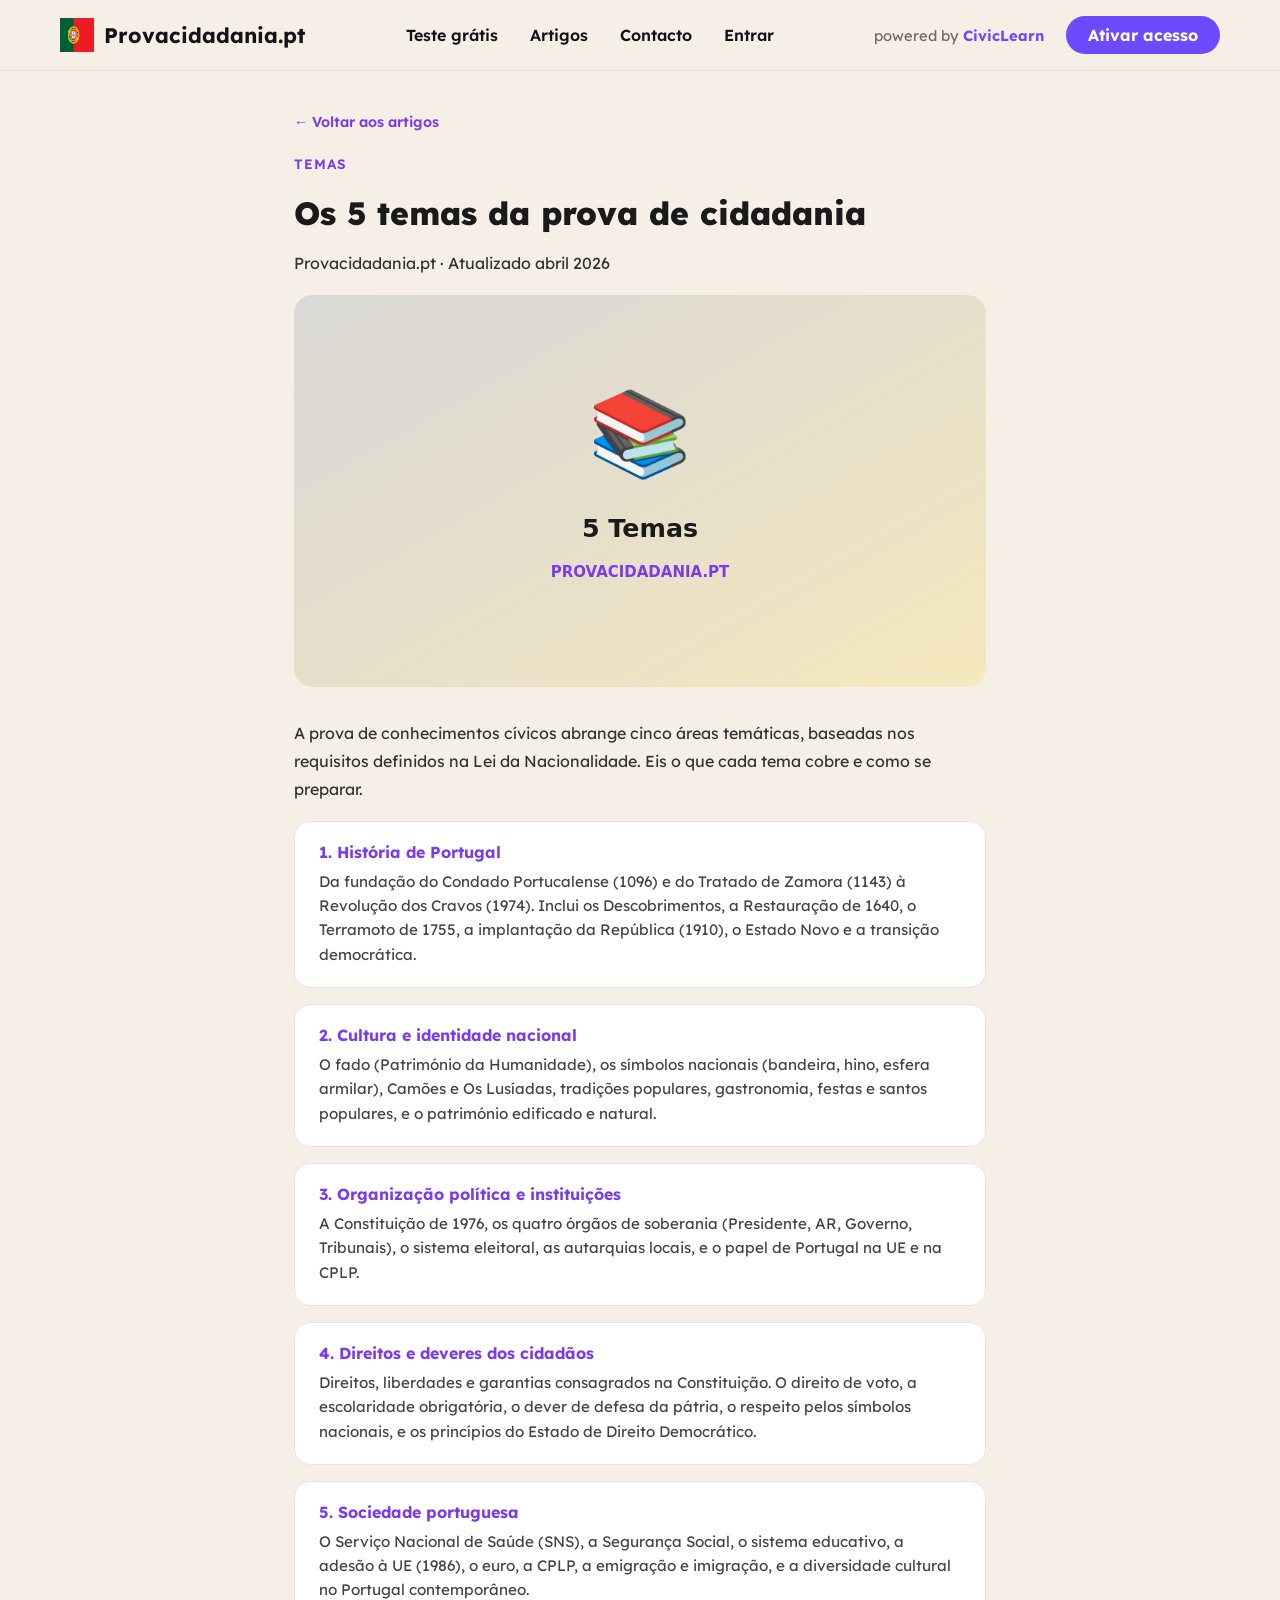
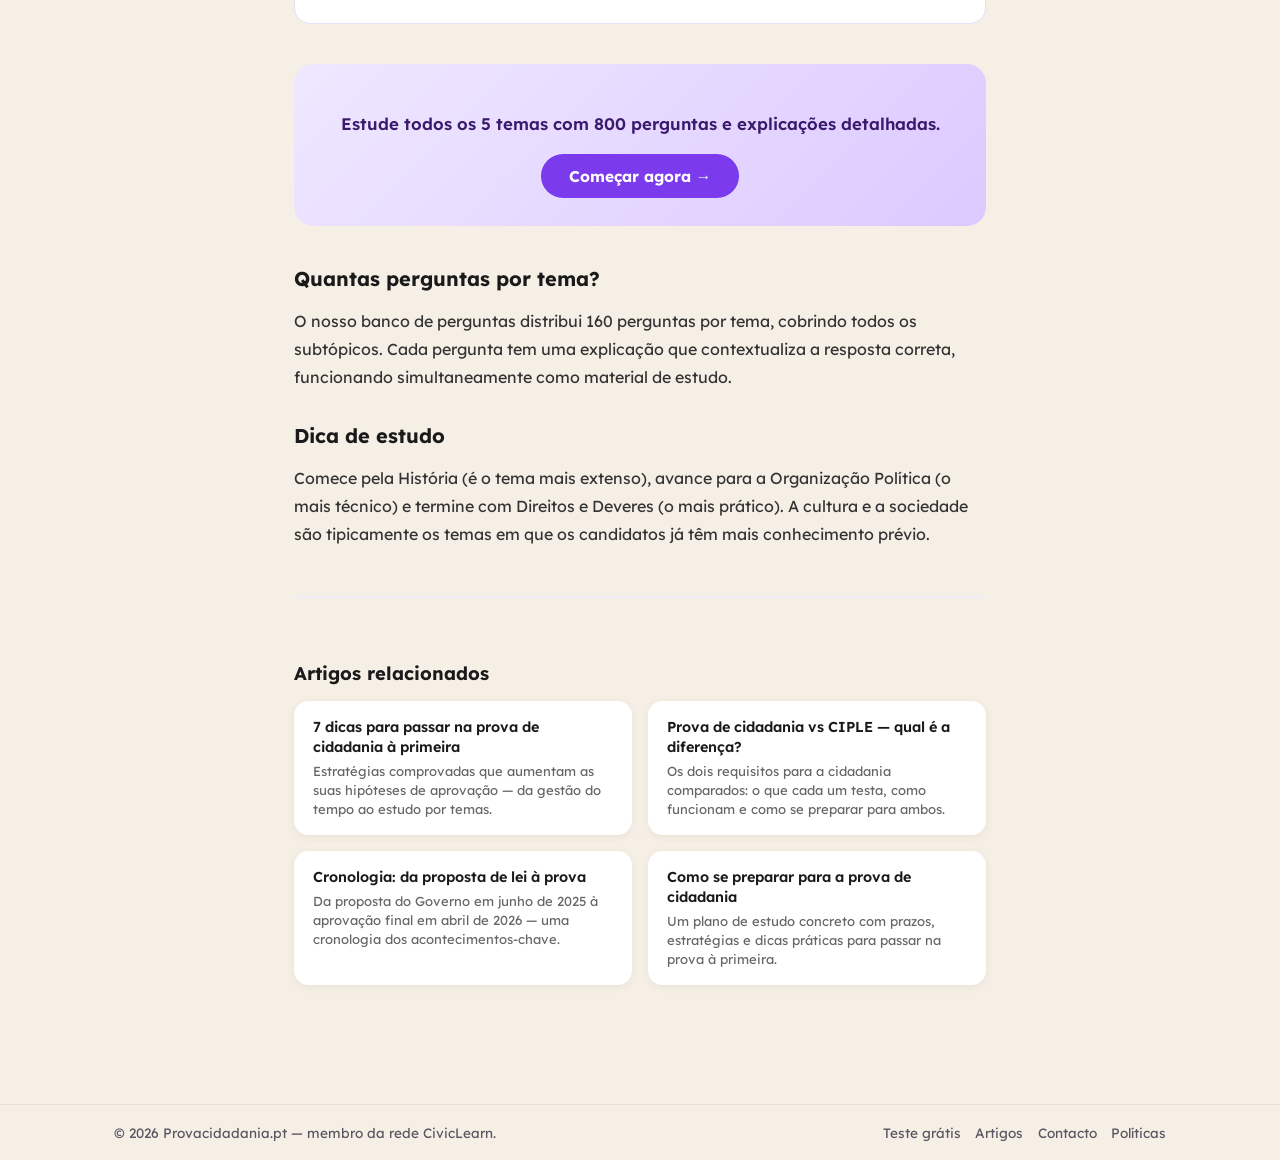
<file: artigos/os-5-temas-da-prova-de-cidadania/index.html>
<!DOCTYPE html>
<html lang="pt">
<head>
  <meta charset="UTF-8" />
  <meta name="viewport" content="width=device-width, initial-scale=1" />
  <title>Os 5 temas da prova de cidadania – Provacidadania.pt</title>
  <meta name="description" content="Análise detalhada dos cinco temas da prova.">
  <link rel="canonical" href="https://provacidadania.pt/artigos/os-5-temas-da-prova-de-cidadania/">
  <meta property="og:title" content="Os 5 temas da prova de cidadania – Provacidadania.pt">
  <meta property="og:description" content="Análise detalhada dos cinco temas da prova.">
  <meta property="og:url" content="https://provacidadania.pt/artigos/os-5-temas-da-prova-de-cidadania/">
  <meta property="og:image" content="https://provacidadania.pt/assets/images/articles/os-5-temas-da-prova-de-cidadania.svg">
  <link href="https://fonts.googleapis.com/css2?family=Lexend:wght@300;400;500;600;700&display=swap" rel="stylesheet">
  <link rel="stylesheet" href="/assets/css/newhome.css">
  <style>.article-page{max-width:740px;margin:0 auto;padding:2.5rem 1.5rem 5rem}.article-kicker{font-size:.85rem;font-weight:600;color:#7c3aed;text-transform:uppercase;letter-spacing:.07em;margin-bottom:.75rem}.article-page h1{font-size:2rem;font-weight:800;color:#1a1a1a;line-height:1.25;margin-bottom:1rem}.article-meta{font-size:.88rem;color:#888;margin-bottom:2rem}.article-hero-img{width:100%;border-radius:1rem;margin-bottom:2rem;display:block}.article-page h2{font-size:1.25rem;font-weight:700;color:#1a1a1a;margin:2rem 0 .6rem}.article-page p{font-size:1rem;color:#333;line-height:1.75;margin-bottom:1.1rem}.article-page ul,.article-page ol{padding-left:1.5rem;margin-bottom:1.1rem}.article-page li{font-size:1rem;color:#333;line-height:1.7;margin-bottom:.35rem}.article-cta-box{background:linear-gradient(135deg,#efe8ff,#dcc9ff);border-radius:1.2rem;padding:1.75rem 2rem;margin:2.5rem 0;text-align:center}.article-cta-box p{color:#3b1a6e;font-weight:600;margin-bottom:1rem;font-size:1.05rem}.article-cta-box a{display:inline-block;background:#7c3aed;color:#fff;padding:.75rem 1.75rem;border-radius:999px;font-weight:700;text-decoration:none;font-size:.97rem}.article-cta-box a:hover{background:#5b21b6}.article-back{display:inline-block;margin-bottom:1.5rem;font-size:.9rem;color:#7c3aed;text-decoration:none;font-weight:600}.article-back:hover{text-decoration:underline}.faq-card{background:#fff;border:1px solid #e8e0f5;border-radius:1rem;padding:1.5rem 1.75rem;margin:1.2rem 0}.faq-card h3{font-size:1.05rem;font-weight:700;color:#1a1a1a;margin:0 0 .6rem}.faq-card p{font-size:.95rem;color:#444;line-height:1.65;margin:0 0 .5rem}.faq-card p:last-child{margin-bottom:0}.topic-card{background:#fff;border:1px solid #e8e0f5;border-radius:1rem;padding:1.25rem 1.5rem;margin:1rem 0}.topic-card h3{font-size:1rem;font-weight:700;color:#7c3aed;margin:0 0 .5rem}.topic-card p{margin:0;font-size:.95rem;color:#444;line-height:1.6}.compare-table{width:100%;border-collapse:collapse;margin:1.2rem 0 1.5rem;font-size:.95rem}.compare-table th{background:#f5f0ff;color:#333;font-weight:700;padding:.75rem 1rem;text-align:left;border-bottom:2px solid #e8e0f5}.compare-table td{padding:.65rem 1rem;border-bottom:1px solid #f0edf8;color:#444}.compare-table tr:last-child td{border-bottom:none}.related-articles{margin-top:3rem;padding-top:2rem;border-top:2px solid #f0edf8}.related-articles h2{font-size:1.15rem;font-weight:700;color:#1a1a1a;margin-bottom:1rem}.related-grid{display:grid;grid-template-columns:repeat(2,1fr);gap:1rem}@media(max-width:540px){.related-grid{grid-template-columns:1fr}}.related-card{background:#fff;border-radius:.9rem;padding:1rem 1.2rem;box-shadow:0 2px 10px rgba(0,0,0,.06);text-decoration:none;color:inherit;transition:box-shadow .2s}.related-card:hover{box-shadow:0 4px 16px rgba(124,58,237,.12)}.related-card h3{font-size:.9rem;font-weight:600;color:#1a1a1a;margin:0 0 .3rem;line-height:1.4}.related-card p{font-size:.82rem;color:#666;margin:0;line-height:1.45}</style>
</head>
<body>
<header class="cl-header"><div class="cl-header-inner"><a href="/" class="cl-logo"><img src="/assets/images/pt.svg" alt="PT" /><span>Provacidadania.pt</span></a><nav class="cl-nav"><a href="/teste-gratis/">Teste grátis</a><a href="/artigos/" class="active">Artigos</a><a href="/contacto/">Contacto</a><a href="https://civiclearn.com/portugal/login">Entrar</a></nav><div class="cl-right"><div class="cl-powered">powered by <span>CivicLearn</span></div><a href="https://civiclearn.com/portugal/checkout" class="cl-btn">Ativar acesso</a></div></div></header>
<main class="article-page">
  <a href="/artigos/" class="article-back">← Voltar aos artigos</a>
  <div class="article-kicker">Temas</div>
  <h1>Os 5 temas da prova de cidadania</h1>
  <p class="article-meta">Provacidadania.pt · Atualizado abril 2026</p>
  <img class="article-hero-img" src="/assets/images/articles/os-5-temas-da-prova-de-cidadania.svg" alt="Os 5 temas da prova de cidadania">

  <p>A prova de conhecimentos cívicos abrange cinco áreas temáticas, baseadas nos requisitos definidos na Lei da Nacionalidade. Eis o que cada tema cobre e como se preparar.</p>

  <div class="topic-card">
    <h3>1. História de Portugal</h3>
    <p>Da fundação do Condado Portucalense (1096) e do Tratado de Zamora (1143) à Revolução dos Cravos (1974). Inclui os Descobrimentos, a Restauração de 1640, o Terramoto de 1755, a implantação da República (1910), o Estado Novo e a transição democrática.</p>
  </div>

  <div class="topic-card">
    <h3>2. Cultura e identidade nacional</h3>
    <p>O fado (Património da Humanidade), os símbolos nacionais (bandeira, hino, esfera armilar), Camões e Os Lusíadas, tradições populares, gastronomia, festas e santos populares, e o património edificado e natural.</p>
  </div>

  <div class="topic-card">
    <h3>3. Organização política e instituições</h3>
    <p>A Constituição de 1976, os quatro órgãos de soberania (Presidente, AR, Governo, Tribunais), o sistema eleitoral, as autarquias locais, e o papel de Portugal na UE e na CPLP.</p>
  </div>

  <div class="topic-card">
    <h3>4. Direitos e deveres dos cidadãos</h3>
    <p>Direitos, liberdades e garantias consagrados na Constituição. O direito de voto, a escolaridade obrigatória, o dever de defesa da pátria, o respeito pelos símbolos nacionais, e os princípios do Estado de Direito Democrático.</p>
  </div>

  <div class="topic-card">
    <h3>5. Sociedade portuguesa</h3>
    <p>O Serviço Nacional de Saúde (SNS), a Segurança Social, o sistema educativo, a adesão à UE (1986), o euro, a CPLP, a emigração e imigração, e a diversidade cultural no Portugal contemporâneo.</p>
  </div>

  <div class="article-cta-box">
    <p>Estude todos os 5 temas com 800 perguntas e explicações detalhadas.</p>
    <a href="https://civiclearn.com/portugal/checkout">Começar agora →</a>
  </div>

  <h2>Quantas perguntas por tema?</h2>
  <p>O nosso banco de perguntas distribui 160 perguntas por tema, cobrindo todos os subtópicos. Cada pergunta tem uma explicação que contextualiza a resposta correta, funcionando simultaneamente como material de estudo.</p>

  <h2>Dica de estudo</h2>
  <p>Comece pela História (é o tema mais extenso), avance para a Organização Política (o mais técnico) e termine com Direitos e Deveres (o mais prático). A cultura e a sociedade são tipicamente os temas em que os candidatos já têm mais conhecimento prévio.</p>

  <div class="related-articles"><h2>Artigos relacionados</h2><div class="related-grid" id="relatedGrid"></div></div>
</main>
<footer class="site-footer"><div class="footer-inner"><div>© <span id="footer-year"></span> Provacidadania.pt — membro da rede CivicLearn.</div><div class="footer-links"><a href="/teste-gratis/">Teste grátis</a><a href="/artigos/">Artigos</a><a href="/contacto/">Contacto</a><a href="/politicas/">Políticas</a></div></div></footer>
<script>(async function(){var g=document.getElementById("relatedGrid");if(!g)return;try{var r=await fetch("/artigos/articles.json");var a=await r.json();var c=window.location.pathname;var o=a.filter(function(x){return!c.includes(x.url.replace(/\/$/,""))});g.innerHTML=o.sort(function(){return Math.random()-.5}).slice(0,4).map(function(x){return'<a href="'+x.url+'" class="related-card"><h3>'+x.title+'</h3><p>'+x.desc+'</p></a>'}).join("")}catch(e){}})();</script>
<script>document.getElementById("footer-year").textContent=new Date().getFullYear();</script>
</body>
</html>
</file>
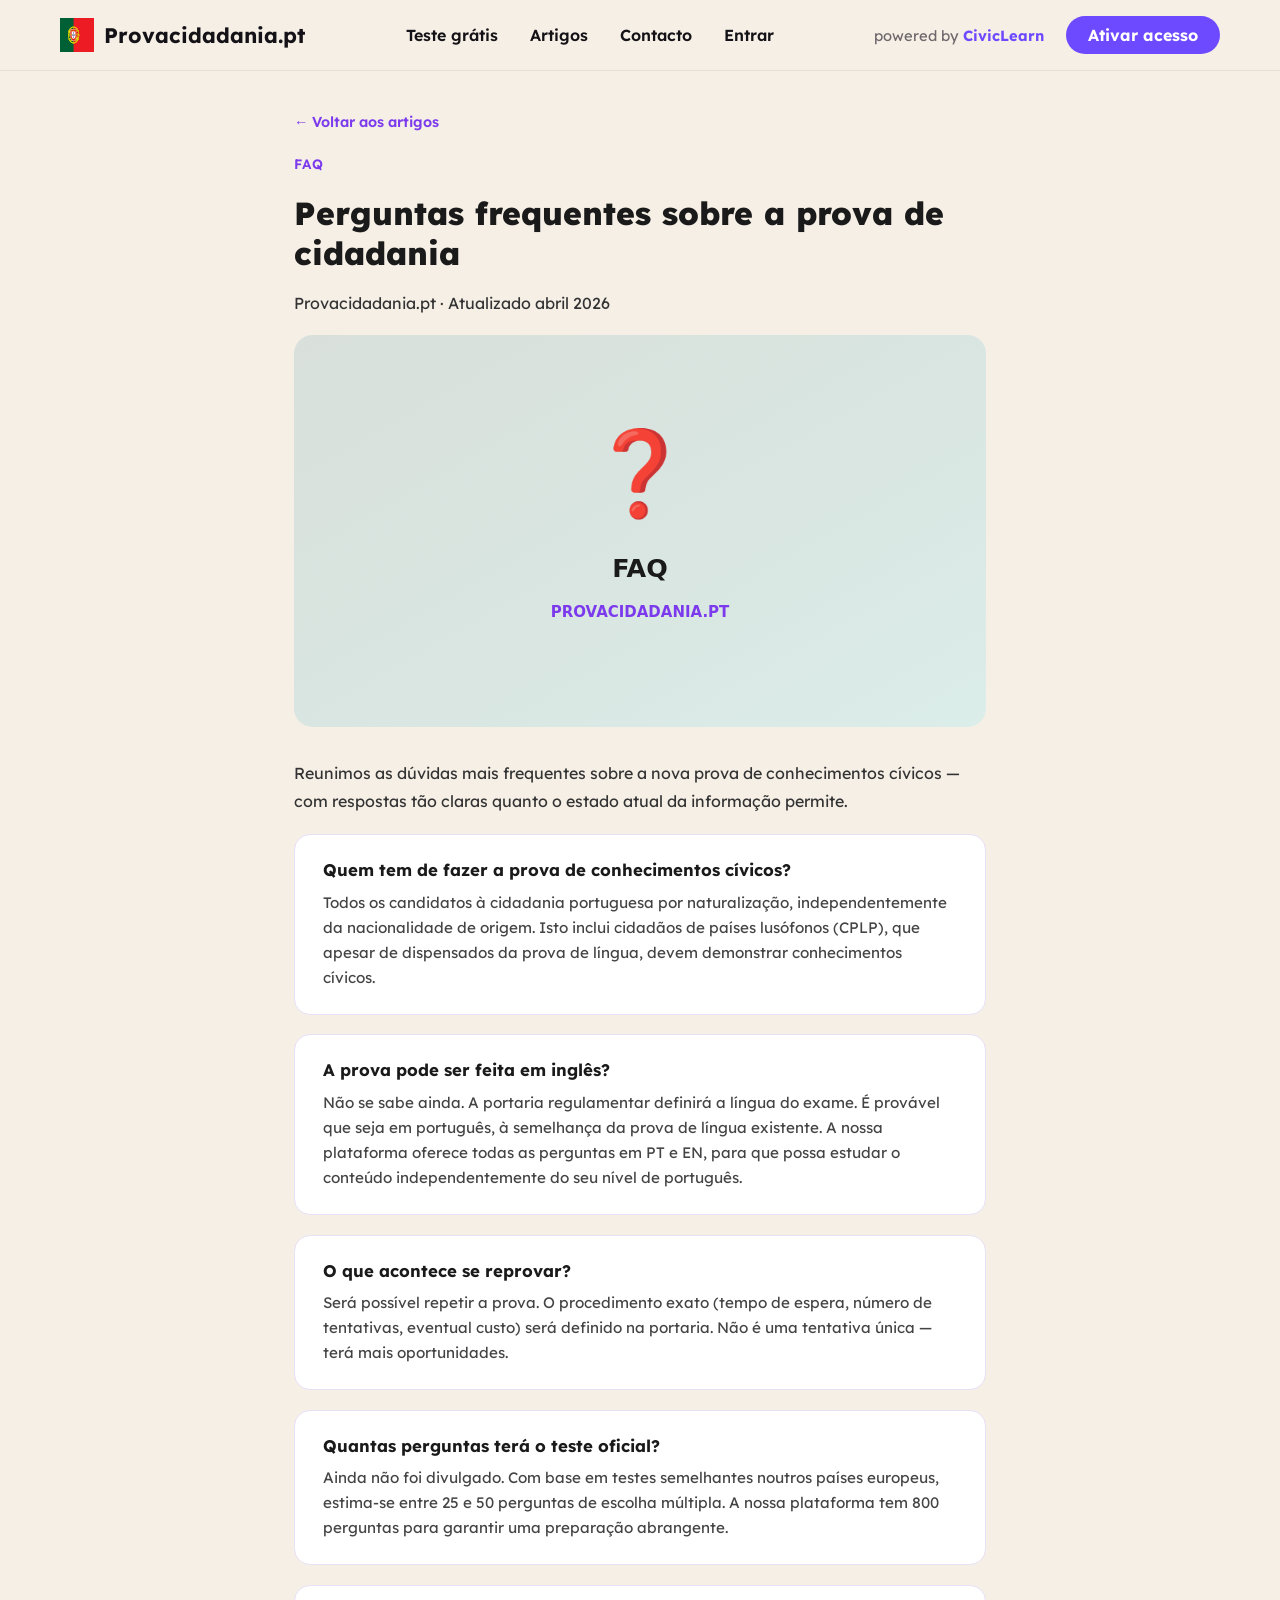
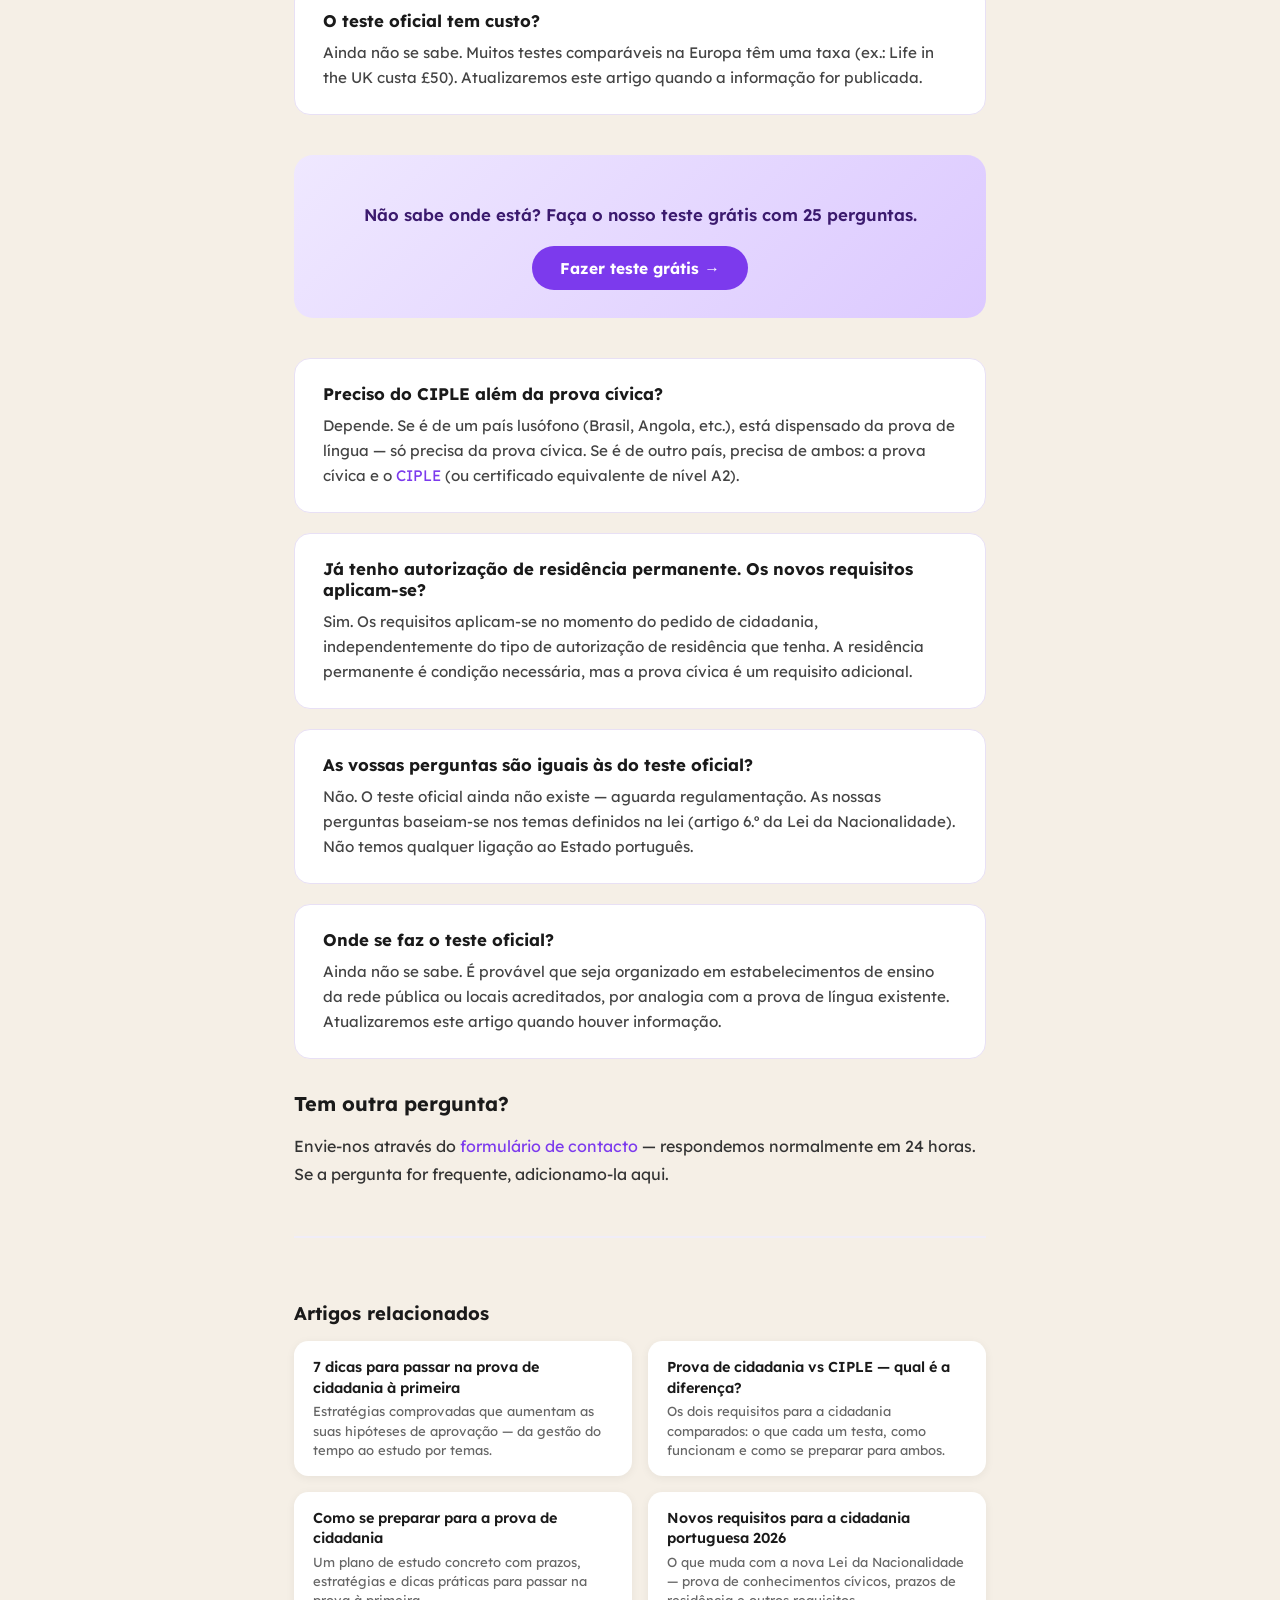
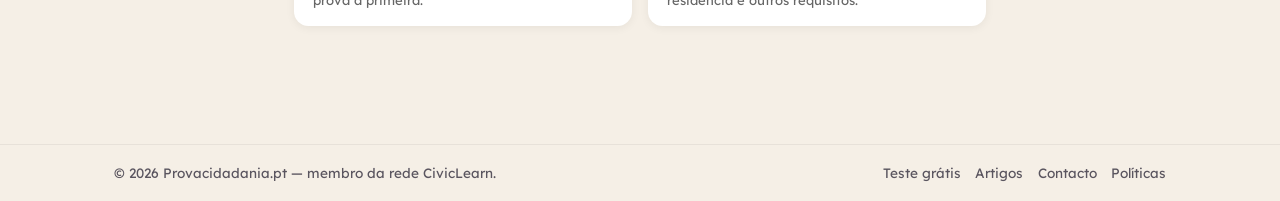
<file: artigos/perguntas-frequentes-prova-de-cidadania/index.html>
<!DOCTYPE html>
<html lang="pt">
<head>
  <meta charset="UTF-8" />
  <meta name="viewport" content="width=device-width, initial-scale=1" />
  <title>Perguntas frequentes sobre a prova de cidadania – Provacidadania.pt</title>
  <meta name="description" content="Respostas às dúvidas mais comuns.">
  <link rel="canonical" href="https://provacidadania.pt/artigos/perguntas-frequentes-prova-de-cidadania/">
  <meta property="og:title" content="Perguntas frequentes sobre a prova de cidadania – Provacidadania.pt">
  <meta property="og:description" content="Respostas às dúvidas mais comuns.">
  <meta property="og:url" content="https://provacidadania.pt/artigos/perguntas-frequentes-prova-de-cidadania/">
  <meta property="og:image" content="https://provacidadania.pt/assets/images/articles/perguntas-frequentes-prova-de-cidadania.svg">
  <link href="https://fonts.googleapis.com/css2?family=Lexend:wght@300;400;500;600;700&display=swap" rel="stylesheet">
  <link rel="stylesheet" href="/assets/css/newhome.css">
  <style>.article-page{max-width:740px;margin:0 auto;padding:2.5rem 1.5rem 5rem}.article-kicker{font-size:.85rem;font-weight:600;color:#7c3aed;text-transform:uppercase;letter-spacing:.07em;margin-bottom:.75rem}.article-page h1{font-size:2rem;font-weight:800;color:#1a1a1a;line-height:1.25;margin-bottom:1rem}.article-meta{font-size:.88rem;color:#888;margin-bottom:2rem}.article-hero-img{width:100%;border-radius:1rem;margin-bottom:2rem;display:block}.article-page h2{font-size:1.25rem;font-weight:700;color:#1a1a1a;margin:2rem 0 .6rem}.article-page p{font-size:1rem;color:#333;line-height:1.75;margin-bottom:1.1rem}.article-page ul,.article-page ol{padding-left:1.5rem;margin-bottom:1.1rem}.article-page li{font-size:1rem;color:#333;line-height:1.7;margin-bottom:.35rem}.article-cta-box{background:linear-gradient(135deg,#efe8ff,#dcc9ff);border-radius:1.2rem;padding:1.75rem 2rem;margin:2.5rem 0;text-align:center}.article-cta-box p{color:#3b1a6e;font-weight:600;margin-bottom:1rem;font-size:1.05rem}.article-cta-box a{display:inline-block;background:#7c3aed;color:#fff;padding:.75rem 1.75rem;border-radius:999px;font-weight:700;text-decoration:none;font-size:.97rem}.article-cta-box a:hover{background:#5b21b6}.article-back{display:inline-block;margin-bottom:1.5rem;font-size:.9rem;color:#7c3aed;text-decoration:none;font-weight:600}.article-back:hover{text-decoration:underline}.faq-card{background:#fff;border:1px solid #e8e0f5;border-radius:1rem;padding:1.5rem 1.75rem;margin:1.2rem 0}.faq-card h3{font-size:1.05rem;font-weight:700;color:#1a1a1a;margin:0 0 .6rem}.faq-card p{font-size:.95rem;color:#444;line-height:1.65;margin:0 0 .5rem}.faq-card p:last-child{margin-bottom:0}.topic-card{background:#fff;border:1px solid #e8e0f5;border-radius:1rem;padding:1.25rem 1.5rem;margin:1rem 0}.topic-card h3{font-size:1rem;font-weight:700;color:#7c3aed;margin:0 0 .5rem}.topic-card p{margin:0;font-size:.95rem;color:#444;line-height:1.6}.compare-table{width:100%;border-collapse:collapse;margin:1.2rem 0 1.5rem;font-size:.95rem}.compare-table th{background:#f5f0ff;color:#333;font-weight:700;padding:.75rem 1rem;text-align:left;border-bottom:2px solid #e8e0f5}.compare-table td{padding:.65rem 1rem;border-bottom:1px solid #f0edf8;color:#444}.compare-table tr:last-child td{border-bottom:none}.related-articles{margin-top:3rem;padding-top:2rem;border-top:2px solid #f0edf8}.related-articles h2{font-size:1.15rem;font-weight:700;color:#1a1a1a;margin-bottom:1rem}.related-grid{display:grid;grid-template-columns:repeat(2,1fr);gap:1rem}@media(max-width:540px){.related-grid{grid-template-columns:1fr}}.related-card{background:#fff;border-radius:.9rem;padding:1rem 1.2rem;box-shadow:0 2px 10px rgba(0,0,0,.06);text-decoration:none;color:inherit;transition:box-shadow .2s}.related-card:hover{box-shadow:0 4px 16px rgba(124,58,237,.12)}.related-card h3{font-size:.9rem;font-weight:600;color:#1a1a1a;margin:0 0 .3rem;line-height:1.4}.related-card p{font-size:.82rem;color:#666;margin:0;line-height:1.45}</style>
</head>
<body>
<header class="cl-header"><div class="cl-header-inner"><a href="/" class="cl-logo"><img src="/assets/images/pt.svg" alt="PT" /><span>Provacidadania.pt</span></a><nav class="cl-nav"><a href="/teste-gratis/">Teste grátis</a><a href="/artigos/" class="active">Artigos</a><a href="/contacto/">Contacto</a><a href="https://civiclearn.com/portugal/login">Entrar</a></nav><div class="cl-right"><div class="cl-powered">powered by <span>CivicLearn</span></div><a href="https://civiclearn.com/portugal/checkout" class="cl-btn">Ativar acesso</a></div></div></header>
<main class="article-page">
  <a href="/artigos/" class="article-back">← Voltar aos artigos</a>
  <div class="article-kicker">FAQ</div>
  <h1>Perguntas frequentes sobre a prova de cidadania</h1>
  <p class="article-meta">Provacidadania.pt · Atualizado abril 2026</p>
  <img class="article-hero-img" src="/assets/images/articles/perguntas-frequentes-prova-de-cidadania.svg" alt="Perguntas frequentes sobre a prova de cidadania">

  <p>Reunimos as dúvidas mais frequentes sobre a nova prova de conhecimentos cívicos — com respostas tão claras quanto o estado atual da informação permite.</p>

  <div class="faq-card">
    <h3>Quem tem de fazer a prova de conhecimentos cívicos?</h3>
    <p>Todos os candidatos à cidadania portuguesa por naturalização, independentemente da nacionalidade de origem. Isto inclui cidadãos de países lusófonos (CPLP), que apesar de dispensados da prova de língua, devem demonstrar conhecimentos cívicos.</p>
  </div>

  <div class="faq-card">
    <h3>A prova pode ser feita em inglês?</h3>
    <p>Não se sabe ainda. A portaria regulamentar definirá a língua do exame. É provável que seja em português, à semelhança da prova de língua existente. A nossa plataforma oferece todas as perguntas em PT e EN, para que possa estudar o conteúdo independentemente do seu nível de português.</p>
  </div>

  <div class="faq-card">
    <h3>O que acontece se reprovar?</h3>
    <p>Será possível repetir a prova. O procedimento exato (tempo de espera, número de tentativas, eventual custo) será definido na portaria. Não é uma tentativa única — terá mais oportunidades.</p>
  </div>

  <div class="faq-card">
    <h3>Quantas perguntas terá o teste oficial?</h3>
    <p>Ainda não foi divulgado. Com base em testes semelhantes noutros países europeus, estima-se entre 25 e 50 perguntas de escolha múltipla. A nossa plataforma tem 800 perguntas para garantir uma preparação abrangente.</p>
  </div>

  <div class="faq-card">
    <h3>O teste oficial tem custo?</h3>
    <p>Ainda não se sabe. Muitos testes comparáveis na Europa têm uma taxa (ex.: Life in the UK custa £50). Atualizaremos este artigo quando a informação for publicada.</p>
  </div>

  <div class="article-cta-box">
    <p>Não sabe onde está? Faça o nosso teste grátis com 25 perguntas.</p>
    <a href="/teste-gratis/">Fazer teste grátis →</a>
  </div>

  <div class="faq-card">
    <h3>Preciso do CIPLE além da prova cívica?</h3>
    <p>Depende. Se é de um país lusófono (Brasil, Angola, etc.), está dispensado da prova de língua — só precisa da prova cívica. Se é de outro país, precisa de ambos: a prova cívica e o <a href="https://cipleonline.pt" style="color:#7c3aed">CIPLE</a> (ou certificado equivalente de nível A2).</p>
  </div>

  <div class="faq-card">
    <h3>Já tenho autorização de residência permanente. Os novos requisitos aplicam-se?</h3>
    <p>Sim. Os requisitos aplicam-se no momento do pedido de cidadania, independentemente do tipo de autorização de residência que tenha. A residência permanente é condição necessária, mas a prova cívica é um requisito adicional.</p>
  </div>

  <div class="faq-card">
    <h3>As vossas perguntas são iguais às do teste oficial?</h3>
    <p>Não. O teste oficial ainda não existe — aguarda regulamentação. As nossas perguntas baseiam-se nos temas definidos na lei (artigo 6.º da Lei da Nacionalidade). Não temos qualquer ligação ao Estado português.</p>
  </div>

  <div class="faq-card">
    <h3>Onde se faz o teste oficial?</h3>
    <p>Ainda não se sabe. É provável que seja organizado em estabelecimentos de ensino da rede pública ou locais acreditados, por analogia com a prova de língua existente. Atualizaremos este artigo quando houver informação.</p>
  </div>

  <h2>Tem outra pergunta?</h2>
  <p>Envie-nos através do <a href="/contacto/" style="color:#7c3aed">formulário de contacto</a> — respondemos normalmente em 24 horas. Se a pergunta for frequente, adicionamo-la aqui.</p>

  <div class="related-articles"><h2>Artigos relacionados</h2><div class="related-grid" id="relatedGrid"></div></div>
</main>
<footer class="site-footer"><div class="footer-inner"><div>© <span id="footer-year"></span> Provacidadania.pt — membro da rede CivicLearn.</div><div class="footer-links"><a href="/teste-gratis/">Teste grátis</a><a href="/artigos/">Artigos</a><a href="/contacto/">Contacto</a><a href="/politicas/">Políticas</a></div></div></footer>
<script>(async function(){var g=document.getElementById("relatedGrid");if(!g)return;try{var r=await fetch("/artigos/articles.json");var a=await r.json();var c=window.location.pathname;var o=a.filter(function(x){return!c.includes(x.url.replace(/\/$/,""))});g.innerHTML=o.sort(function(){return Math.random()-.5}).slice(0,4).map(function(x){return'<a href="'+x.url+'" class="related-card"><h3>'+x.title+'</h3><p>'+x.desc+'</p></a>'}).join("")}catch(e){}})();</script>
<script>document.getElementById("footer-year").textContent=new Date().getFullYear();</script>
</body>
</html>
</file>
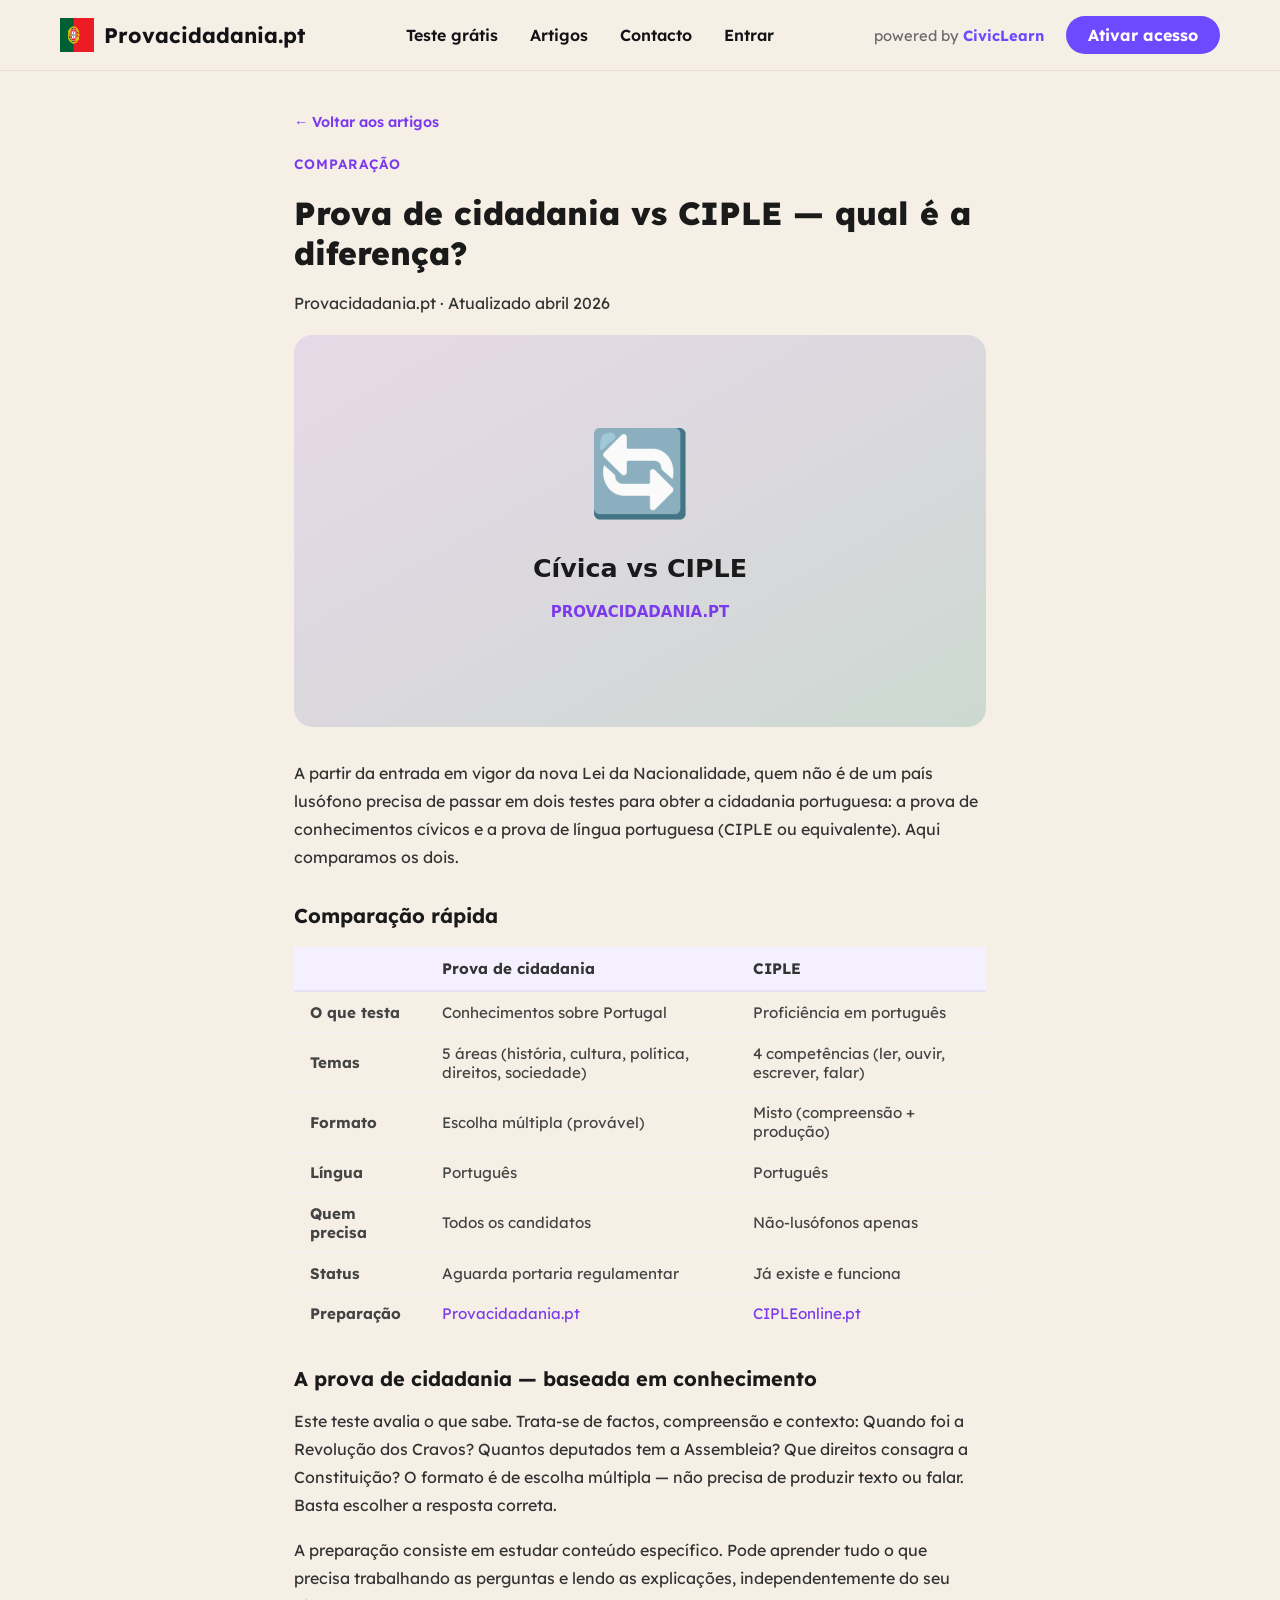
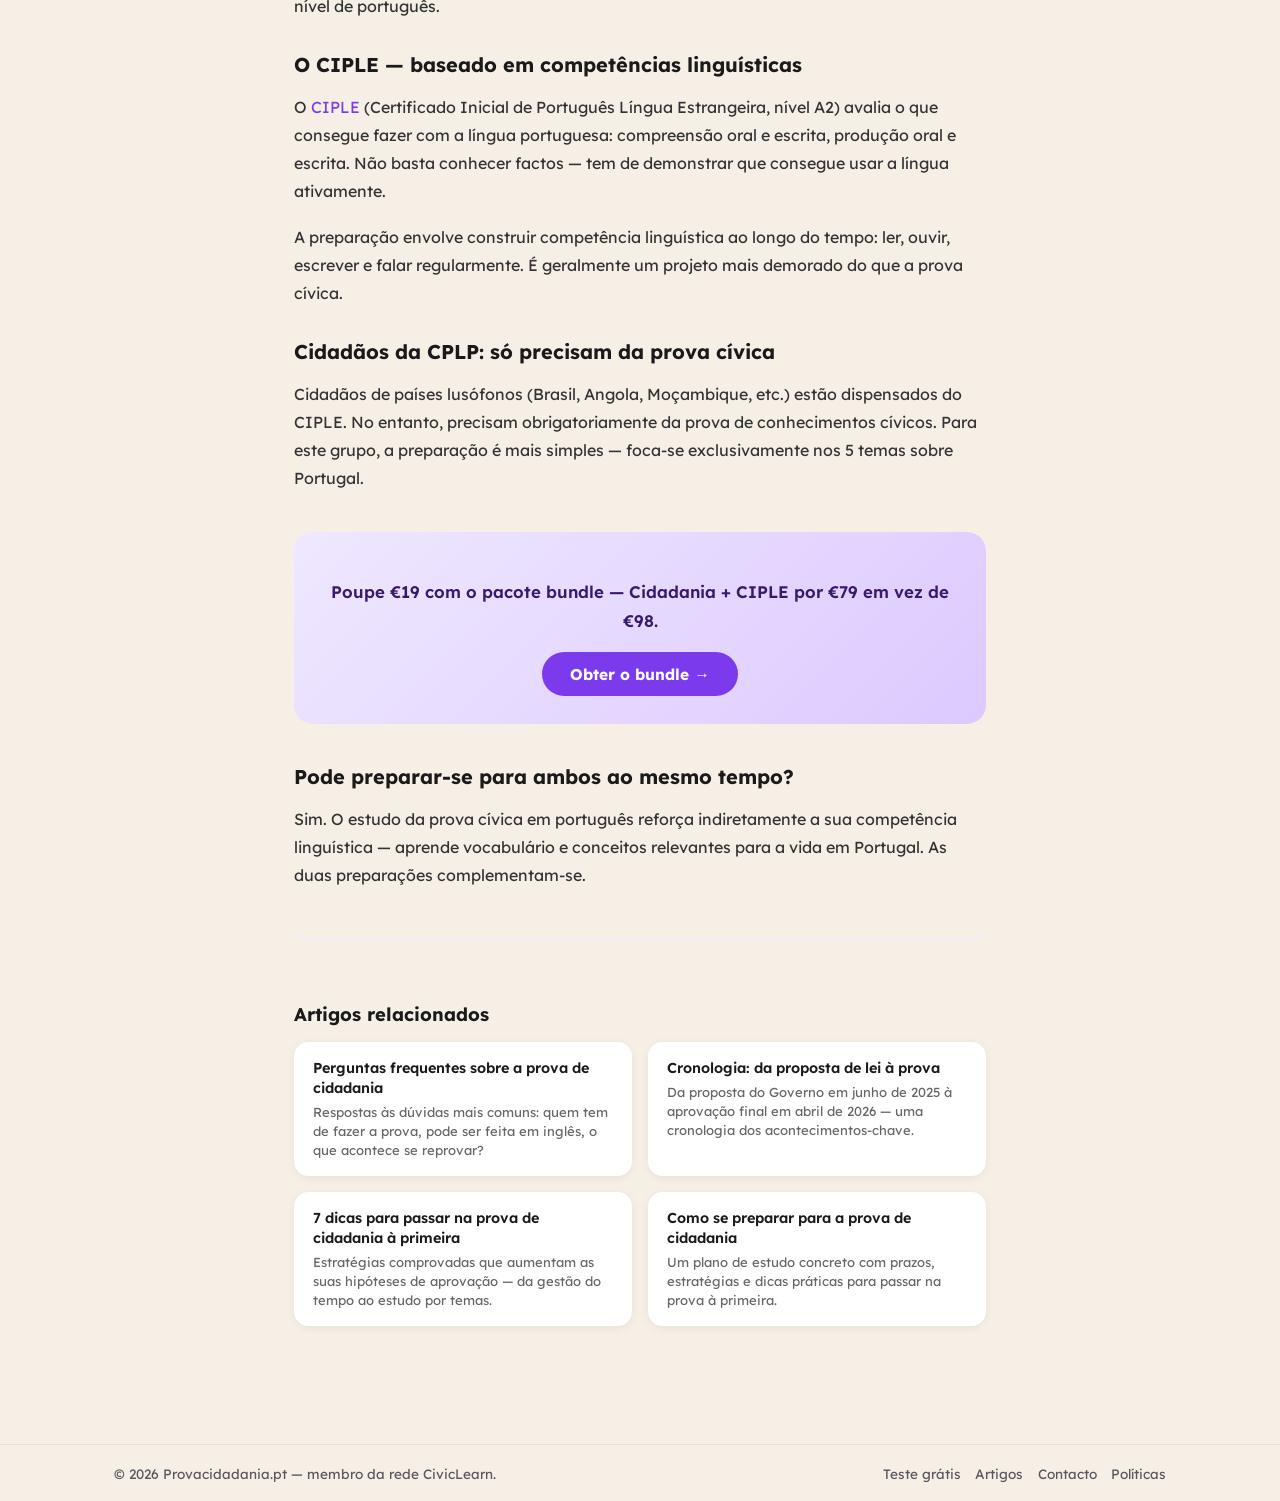
<file: artigos/prova-de-cidadania-vs-ciple/index.html>
<!DOCTYPE html>
<html lang="pt">
<head>
  <meta charset="UTF-8" />
  <meta name="viewport" content="width=device-width, initial-scale=1" />
  <title>Prova de cidadania vs CIPLE — qual é a diferença? – Provacidadania.pt</title>
  <meta name="description" content="Os dois requisitos comparados lado a lado.">
  <link rel="canonical" href="https://provacidadania.pt/artigos/prova-de-cidadania-vs-ciple/">
  <meta property="og:title" content="Prova de cidadania vs CIPLE — qual é a diferença? – Provacidadania.pt">
  <meta property="og:description" content="Os dois requisitos comparados lado a lado.">
  <meta property="og:url" content="https://provacidadania.pt/artigos/prova-de-cidadania-vs-ciple/">
  <meta property="og:image" content="https://provacidadania.pt/assets/images/articles/prova-de-cidadania-vs-ciple.svg">
  <link href="https://fonts.googleapis.com/css2?family=Lexend:wght@300;400;500;600;700&display=swap" rel="stylesheet">
  <link rel="stylesheet" href="/assets/css/newhome.css">
  <style>.article-page{max-width:740px;margin:0 auto;padding:2.5rem 1.5rem 5rem}.article-kicker{font-size:.85rem;font-weight:600;color:#7c3aed;text-transform:uppercase;letter-spacing:.07em;margin-bottom:.75rem}.article-page h1{font-size:2rem;font-weight:800;color:#1a1a1a;line-height:1.25;margin-bottom:1rem}.article-meta{font-size:.88rem;color:#888;margin-bottom:2rem}.article-hero-img{width:100%;border-radius:1rem;margin-bottom:2rem;display:block}.article-page h2{font-size:1.25rem;font-weight:700;color:#1a1a1a;margin:2rem 0 .6rem}.article-page p{font-size:1rem;color:#333;line-height:1.75;margin-bottom:1.1rem}.article-page ul,.article-page ol{padding-left:1.5rem;margin-bottom:1.1rem}.article-page li{font-size:1rem;color:#333;line-height:1.7;margin-bottom:.35rem}.article-cta-box{background:linear-gradient(135deg,#efe8ff,#dcc9ff);border-radius:1.2rem;padding:1.75rem 2rem;margin:2.5rem 0;text-align:center}.article-cta-box p{color:#3b1a6e;font-weight:600;margin-bottom:1rem;font-size:1.05rem}.article-cta-box a{display:inline-block;background:#7c3aed;color:#fff;padding:.75rem 1.75rem;border-radius:999px;font-weight:700;text-decoration:none;font-size:.97rem}.article-cta-box a:hover{background:#5b21b6}.article-back{display:inline-block;margin-bottom:1.5rem;font-size:.9rem;color:#7c3aed;text-decoration:none;font-weight:600}.article-back:hover{text-decoration:underline}.faq-card{background:#fff;border:1px solid #e8e0f5;border-radius:1rem;padding:1.5rem 1.75rem;margin:1.2rem 0}.faq-card h3{font-size:1.05rem;font-weight:700;color:#1a1a1a;margin:0 0 .6rem}.faq-card p{font-size:.95rem;color:#444;line-height:1.65;margin:0 0 .5rem}.faq-card p:last-child{margin-bottom:0}.topic-card{background:#fff;border:1px solid #e8e0f5;border-radius:1rem;padding:1.25rem 1.5rem;margin:1rem 0}.topic-card h3{font-size:1rem;font-weight:700;color:#7c3aed;margin:0 0 .5rem}.topic-card p{margin:0;font-size:.95rem;color:#444;line-height:1.6}.compare-table{width:100%;border-collapse:collapse;margin:1.2rem 0 1.5rem;font-size:.95rem}.compare-table th{background:#f5f0ff;color:#333;font-weight:700;padding:.75rem 1rem;text-align:left;border-bottom:2px solid #e8e0f5}.compare-table td{padding:.65rem 1rem;border-bottom:1px solid #f0edf8;color:#444}.compare-table tr:last-child td{border-bottom:none}.related-articles{margin-top:3rem;padding-top:2rem;border-top:2px solid #f0edf8}.related-articles h2{font-size:1.15rem;font-weight:700;color:#1a1a1a;margin-bottom:1rem}.related-grid{display:grid;grid-template-columns:repeat(2,1fr);gap:1rem}@media(max-width:540px){.related-grid{grid-template-columns:1fr}}.related-card{background:#fff;border-radius:.9rem;padding:1rem 1.2rem;box-shadow:0 2px 10px rgba(0,0,0,.06);text-decoration:none;color:inherit;transition:box-shadow .2s}.related-card:hover{box-shadow:0 4px 16px rgba(124,58,237,.12)}.related-card h3{font-size:.9rem;font-weight:600;color:#1a1a1a;margin:0 0 .3rem;line-height:1.4}.related-card p{font-size:.82rem;color:#666;margin:0;line-height:1.45}</style>
</head>
<body>
<header class="cl-header"><div class="cl-header-inner"><a href="/" class="cl-logo"><img src="/assets/images/pt.svg" alt="PT" /><span>Provacidadania.pt</span></a><nav class="cl-nav"><a href="/teste-gratis/">Teste grátis</a><a href="/artigos/" class="active">Artigos</a><a href="/contacto/">Contacto</a><a href="https://civiclearn.com/portugal/login">Entrar</a></nav><div class="cl-right"><div class="cl-powered">powered by <span>CivicLearn</span></div><a href="https://civiclearn.com/portugal/checkout" class="cl-btn">Ativar acesso</a></div></div></header>
<main class="article-page">
  <a href="/artigos/" class="article-back">← Voltar aos artigos</a>
  <div class="article-kicker">Comparação</div>
  <h1>Prova de cidadania vs CIPLE — qual é a diferença?</h1>
  <p class="article-meta">Provacidadania.pt · Atualizado abril 2026</p>
  <img class="article-hero-img" src="/assets/images/articles/prova-de-cidadania-vs-ciple.svg" alt="Prova de cidadania vs CIPLE — qual é a diferença?">

  <p>A partir da entrada em vigor da nova Lei da Nacionalidade, quem não é de um país lusófono precisa de passar em dois testes para obter a cidadania portuguesa: a prova de conhecimentos cívicos e a prova de língua portuguesa (CIPLE ou equivalente). Aqui comparamos os dois.</p>

  <h2>Comparação rápida</h2>
  <table class="compare-table">
    <thead>
      <tr><th></th><th>Prova de cidadania</th><th>CIPLE</th></tr>
    </thead>
    <tbody>
      <tr><td><strong>O que testa</strong></td><td>Conhecimentos sobre Portugal</td><td>Proficiência em português</td></tr>
      <tr><td><strong>Temas</strong></td><td>5 áreas (história, cultura, política, direitos, sociedade)</td><td>4 competências (ler, ouvir, escrever, falar)</td></tr>
      <tr><td><strong>Formato</strong></td><td>Escolha múltipla (provável)</td><td>Misto (compreensão + produção)</td></tr>
      <tr><td><strong>Língua</strong></td><td>Português</td><td>Português</td></tr>
      <tr><td><strong>Quem precisa</strong></td><td>Todos os candidatos</td><td>Não-lusófonos apenas</td></tr>
      <tr><td><strong>Status</strong></td><td>Aguarda portaria regulamentar</td><td>Já existe e funciona</td></tr>
      <tr><td><strong>Preparação</strong></td><td><a href="https://civiclearn.com/portugal/checkout" style="color:#7c3aed">Provacidadania.pt</a></td><td><a href="https://cipleonline.pt" style="color:#7c3aed">CIPLEonline.pt</a></td></tr>
    </tbody>
  </table>

  <h2>A prova de cidadania — baseada em conhecimento</h2>
  <p>Este teste avalia o que sabe. Trata-se de factos, compreensão e contexto: Quando foi a Revolução dos Cravos? Quantos deputados tem a Assembleia? Que direitos consagra a Constituição? O formato é de escolha múltipla — não precisa de produzir texto ou falar. Basta escolher a resposta correta.</p>
  <p>A preparação consiste em estudar conteúdo específico. Pode aprender tudo o que precisa trabalhando as perguntas e lendo as explicações, independentemente do seu nível de português.</p>

  <h2>O CIPLE — baseado em competências linguísticas</h2>
  <p>O <a href="https://cipleonline.pt" style="color:#7c3aed">CIPLE</a> (Certificado Inicial de Português Língua Estrangeira, nível A2) avalia o que consegue fazer com a língua portuguesa: compreensão oral e escrita, produção oral e escrita. Não basta conhecer factos — tem de demonstrar que consegue usar a língua ativamente.</p>
  <p>A preparação envolve construir competência linguística ao longo do tempo: ler, ouvir, escrever e falar regularmente. É geralmente um projeto mais demorado do que a prova cívica.</p>

  <h2>Cidadãos da CPLP: só precisam da prova cívica</h2>
  <p>Cidadãos de países lusófonos (Brasil, Angola, Moçambique, etc.) estão dispensados do CIPLE. No entanto, precisam obrigatoriamente da prova de conhecimentos cívicos. Para este grupo, a preparação é mais simples — foca-se exclusivamente nos 5 temas sobre Portugal.</p>

  <div class="article-cta-box">
    <p>Poupe €19 com o pacote bundle — Cidadania + CIPLE por €79 em vez de €98.</p>
    <a href="https://civiclearn.com/portugal/checkout?plan=bundle">Obter o bundle →</a>
  </div>

  <h2>Pode preparar-se para ambos ao mesmo tempo?</h2>
  <p>Sim. O estudo da prova cívica em português reforça indiretamente a sua competência linguística — aprende vocabulário e conceitos relevantes para a vida em Portugal. As duas preparações complementam-se.</p>

  <div class="related-articles"><h2>Artigos relacionados</h2><div class="related-grid" id="relatedGrid"></div></div>
</main>
<footer class="site-footer"><div class="footer-inner"><div>© <span id="footer-year"></span> Provacidadania.pt — membro da rede CivicLearn.</div><div class="footer-links"><a href="/teste-gratis/">Teste grátis</a><a href="/artigos/">Artigos</a><a href="/contacto/">Contacto</a><a href="/politicas/">Políticas</a></div></div></footer>
<script>(async function(){var g=document.getElementById("relatedGrid");if(!g)return;try{var r=await fetch("/artigos/articles.json");var a=await r.json();var c=window.location.pathname;var o=a.filter(function(x){return!c.includes(x.url.replace(/\/$/,""))});g.innerHTML=o.sort(function(){return Math.random()-.5}).slice(0,4).map(function(x){return'<a href="'+x.url+'" class="related-card"><h3>'+x.title+'</h3><p>'+x.desc+'</p></a>'}).join("")}catch(e){}})();</script>
<script>document.getElementById("footer-year").textContent=new Date().getFullYear();</script>
</body>
</html>
</file>
<file: assets/css/newhome.css>
:root {
  --bg-page: #f5efe6;
  --bg-card: #ffffff;
  --ink-main: #141216;
  --ink-muted: #5a555f;
  --accent: #6d4aff;
  --accent-dark: #5435ff;
  --accent-soft: #ebe6ff;
  --border-soft: #e5dde0;
  --success: #18a06e;
  --shadow-soft: 0 12px 30px rgba(10, 8, 20, 0.08);
  --radius-lg: 1.5rem;
  --radius-pill: 999px;
  --layout-max: 1120px;
}
html {
  scroll-behavior: smooth;
}
* {
  box-sizing: border-box;
}

body {
  margin: 0;
  font-family: "Lexend", sans-serif;
  background: var(--bg-page);
  color: var(--ink-main);
}

a {
  color: inherit;
  text-decoration: none;
}

img {
  max-width: 100%;
}

/* HEADER — EXACT COPY FROM contact.css */

.cl-header {
  background: #f5efe6;
  padding: 16px 0;
  border-bottom: 1px solid #e7dfd6;
}

.cl-header-inner {
  max-width: 1200px;
  margin: 0 auto;
  padding: 0 20px;

  display: flex;
  justify-content: space-between;
  align-items: center;
}

.cl-logo {
  display: flex;
  align-items: center;
  gap: 10px;
  text-decoration: none;
}

.cl-logo img {
  width: 34px;
  height: 34px;
}

.cl-logo span {
  font-size: 1.32rem;
  font-weight: 700;
  color: #141216;
}

.cl-nav {
  display: flex;
  align-items: center;
  gap: 32px;
}

.cl-nav a {
  color: #141216;
  text-decoration: none;
  font-weight: 600;
  font-size: 1rem;
}

.cl-nav a:hover {
  color: #6d4aff;
}

.cl-right {
  display: flex;
  align-items: center;
  gap: 22px;
}

.cl-powered {
  color: #6d676b;
  font-size: 0.92rem;
}

.cl-powered span {
  color: #6d4aff;
  font-weight: 700;
}

.cl-btn {
  background: #6d4aff;
  padding: 9px 22px;
  border-radius: 999px;
  color: #ffffff;
  text-decoration: none;
  font-weight: 700;
  font-size: 1rem;
  display: inline-block;
}

.cl-btn:hover {
  background: #5634ff;
}

/* ----------------------------- HERO (Tightened) ----------------------------- */

.hero {
  padding: 1rem 0 0;

}

.hero-center {
  max-width: var(--layout-max);
  margin: 0 auto;
  padding: 0 1.5rem;
  text-align: center;
}

.hero-kicker {
  background: var(--accent-soft);
  color: var(--accent-dark);
  display: inline-flex;
  align-items: center;
  gap: .45rem;
  padding: .3rem .9rem;
  border-radius: 999px;
  font-size: .85rem;
  margin-bottom: .8rem;
}

.hero-kicker-dot {
  width: 8px;
  height: 8px;
  background: var(--accent-dark);
  border-radius: 50%;
}

.hero-title {
  font-size: clamp(2.2rem, 5vw, 3rem);
  font-weight: 700;
  line-height: 1.05;
  margin: 0 0 1.2rem;
}

.hero-title span {
  color: var(--accent-dark);
}

.hero-subtitle {
  max-width: 720px;
  margin: 0 auto 2rem;
  font-size: 1.05rem;
  color: var(--ink-muted);
}

.hero-actions {
  display: flex;
  justify-content: center;
  gap: .8rem;
  margin-bottom: 2rem;
  flex-wrap: wrap;
}

/* Base button geometry */
.hero-primary-btn,
.hero-secondary-btn {
  display: inline-block;
  padding: 0.75rem 1.6rem;
  font-weight: 600;
  border-radius: 8px;
  font-size: 1.05rem;
  text-decoration: none;
  transition: all 0.25s ease;
  line-height: 1.2;
}

/* Primary button (solid) */
.hero-primary-btn {
  background: #6d4aff;
  border: 2px solid #6d4aff;
  color: #ffffff;
}

.hero-primary-btn:hover {
  background: #4d2cff;
  border-color: #4d2cff;
}

/* Secondary button (outline) */
.hero-secondary-btn {
  background: transparent;
  border: 2px solid #6d4aff;
  color: #6d4aff;
}

.hero-secondary-btn:hover {
  background: #6d4aff;
  color: #ffffff;
}

/* Container row – keeps buttons side-by-side with proper gap */
.inline-cta-row {
  display: flex;
  gap: 1rem;
  justify-content: center;
  align-items: center;
  flex-wrap: wrap;   /* ensures they don’t break layout on mobile */
}


/* Shared button geometry */
.inline-test-expand-btn,
.btn-secondary-cta {
  display: inline-block;
  padding: 0.75rem 1.6rem;
  font-family: "Lexend", sans-serif;
  font-weight: 600;
  font-size: 1.05rem;
  border-radius: 8px;
  text-decoration: none;
  cursor: pointer;
  transition: all 0.25s ease;
  border: 1px solid #e0d7fa;
  background: #f2eefd;   /* soft neutral light purple */
  color: #4b3f72;        /* soft text color */
}


/* Hover (subtle, not dominant) */
.inline-test-expand-btn:hover,
.btn-secondary-cta:hover {
  background: #e8e0ff;
  border-color: #d0c4ff;
}


/* -------- HERO SOCIAL (Austrian style) -------- */

.hero-social {
  display: flex;
  justify-content: center;
  align-items: center;
  gap: .75rem;
  margin-top: 0.65rem;
  font-size: .95rem;
  white-space: nowrap;
  color: #4a4650;
}

.hero-social .rating-stars {
  color: #ffb400;
  font-size: 1rem;
  letter-spacing: .12rem;
}

.hero-social .rating-word {
  font-weight: 600;
  color: #141216;
}

.hero-social .rating-subtext {
  color: #4a4650;
  font-size: .9rem;
}

/* remove duplicate rule */
.hero-stars {
  color: #ffb400;
}

/* HERO IMAGE (final version) */

.hero-image-wide {
  width: 100%;
  max-width: 800px;
  margin: 40px auto 130px;
  display: flex;
  justify-content: center;
  text-align: center;
}

.hero-image-wide img {
  width: 100%;
  max-width: 1200px;
  height: auto;
  display: block;
}

/* -------- REDUCE GAP AFTER HERO -------- */

.hero + section {
  margin-top: -2.5rem;
  padding-top: 0 !important;
}

.section-heading {
  margin-top: 0;
}

/* ----------------------------- FEATURES ----------------------------- */

section {
  padding: 2.6rem 0;
}

.section-heading {
  text-align: center;
  margin-bottom: 1.6rem;
}

.section-kicker {
  font-size: .82rem;
  color: var(--accent-dark);
  text-transform: uppercase;
  letter-spacing: .14em;
  margin-bottom: .5rem;
}

.section-title {
  font-size: 1.8rem;
  font-weight: 600;
  letter-spacing: -0.02em;
  margin: 0;
}

.section-lead {
  max-width: 40rem;
  margin: .45rem auto 0;
  font-size: 1rem;
  color: var(--ink-muted);
}

/* GRID (unchanged width, original layout preserved) */
.features-grid {
  max-width: var(--layout-max);
  margin: 0 auto;
  padding: 0 1.5rem;

  display: grid;
  grid-template-columns: repeat(3, 1fr);
  gap: 1.4rem;
}

/* CARD */
.feature-card {
  background: var(--bg-card);
  border-radius: 1.4rem;
  border: 1px solid var(--border-soft);
  padding: 1.8rem 1.3rem 1.7rem; /* slightly reduced height */
  text-align: center;
  box-shadow: var(--shadow-soft);
  transition: transform .18s ease, box-shadow .18s ease;
  cursor: pointer;
}

/* Hover lift (subtle) */
.feature-card:hover {
  transform: translateY(-3px);
  box-shadow: 0 10px 26px rgba(0,0,0,0.07);
}

/* ICON AREA — restored original size */
.feature-icon {
  height: 165px;
  display: flex;
  align-items: center;
  justify-content: center;
  margin-bottom: .8rem; /* slightly tighter */
}

.feature-icon img {
  max-height: 155px; /* back to original visual size */
}

/* TITLE */
.feature-title {
  font-size: 1.1rem;
  font-weight: 700;
  margin-bottom: .35rem;
}

/* DESCRIPTION */
.feature-text {
  color: var(--ink-muted);
  font-size: .93rem;
  line-height: 1.48;
  margin-bottom: .9rem; /* tighter to reduce card height */
}

/* NEW CTA (small + centered + elegant arrow) */
.feature-cta {
  font-size: .85rem;               /* smaller font */
  font-weight: 600;
  color: var(--accent-dark);
  margin-top: .4rem;
  text-decoration: none;

  display: inline-flex;
  align-items: center;
  justify-content: center;
  gap: .25rem;

  transition: color .2s ease;
}

.feature-cta .arrow {
  transition: transform .20s ease;
  display: inline-block;
}

.feature-card:hover .feature-cta .arrow {
  transform: translateX(3px);
}

/* MOBILE */
@media (max-width: 800px) {
  .features-grid {
    grid-template-columns: 1fr;
  }

  .feature-card {
    padding: 1.6rem 1.2rem 1.5rem;
  }

  .feature-icon {
    height: 150px;
  }

  .feature-icon img {
    max-height: 140px;
  }
}



/* ----------------------------- INLINE TEST ----------------------------- */

.inline-test {
  background: #f5efe6;
  padding: 3rem 1rem;
  text-align: center;
}

.inline-test-inner {
  max-width: 600px;
  margin: 0 auto;
}

.inline-test-title {
  font-size: 1.75rem;
  font-weight: 700;
  margin-bottom: .4rem;
}

.inline-test-subtitle {
  color: #5a555f;
  font-size: 1rem;
  margin-bottom: 1.6rem;
}

/* CTA top button */
.inline-test-cta-btn {
  display: inline-block;
  background: #6d4aff;
  color: #fff;
  padding: .85rem 1.6rem;
  border-radius: 999px;
  font-weight: 600;
  margin-bottom: 2rem;
  text-decoration: none;
  transition: .2s;
}
.inline-test-cta-top {
  margin: 2rem 0; /* top and bottom spacing */
}
.inline-test-cta-btn:hover {
  background: #5435ff;
  transform: translateY(-1px);
}

/* Question cards */
.inline-question-card {
  background: #ffffff;
  border: 1px solid #e5dde0;
  border-radius: 1.3rem;
  padding: 1.5rem;
  box-shadow: 0 6px 16px rgba(0, 0, 0, 0.05);
  margin-bottom: 1.2rem;
  text-align: left;
}

.inline-question-card h3 {
  font-size: 1.05rem;
  font-weight: 700;
  margin-bottom: .9rem;
}

.inline-option-btn {
  width: 100%;
  text-align: left;
  padding: .7rem 1rem;
  border-radius: 12px;
  background: #faf7ff;
  border: 2px solid #eee;
  margin-bottom: .6rem;
  cursor: pointer;
  transition: .2s;
  font-family: "Lexend", sans-serif;
}

.inline-option-btn:hover {
  border-color: #6d4aff;
  background: #f4efff;
}

/* Feedback */
.inline-feedback {
  margin-top: .5rem;
  font-size: .9rem;
  font-weight: 600;
}

.inline-correct {
  color: #18a06e;
}

.inline-wrong {
  color: #e63946;
}

/* Expand button (original look) */
.inline-test-expand-btn {
  background: rgba(109, 74, 255, 0.07);
  border: 1px solid rgba(109, 74, 255, 0.2);
  padding: .9rem 1.2rem;
  border-radius: 8px;
  font-size: .95rem;
  cursor: pointer;
  margin: 1rem auto 2rem;
  transition: .2s;
  white-space: nowrap;
}

.inline-test-expand-btn:hover {
  background: rgba(109, 74, 255, 0.12);
}

/* UPPER CTA – secondary */
.upper-cta-wrapper {
  text-align: center;
}

.btn-secondary-cta {
  display: inline-block;
  padding: 0.7rem 1.6rem;
  border-radius: 8px;
  background: rgba(124, 58, 237, 0.12);
  color: #5b21b6;
  font-weight: 600;
  font-size: 0.95rem;
  text-decoration: none;
  border: 1px solid rgba(124, 58, 237, 0.25);
  transition: background 0.2s ease, border 0.2s ease;
  white-space: nowrap;
}

.btn-secondary-cta:hover {
  background: rgba(124, 58, 237, 0.2);
  border-color: rgba(124, 58, 237, 0.45);
}

/* INLINE CTA ROW (two buttons side by side) */

.inline-cta-row {
  display: flex;
  justify-content: center;
  align-items: center;
  gap: 1.5rem;
  margin: 2rem 0;
}

/* Mobile: stack vertically */
@media (max-width: 600px) {
  .inline-cta-row {
    flex-direction: column;
    gap: 0.8rem;
  }

  .inline-cta-row * {
    width: 100%;
    text-align: center;
  }
}

/* container – now sticky */
.inline-progress-container {
  width: 100%;
  margin: 1.5rem 0 1.5rem 0;
  position: sticky;
  top: 0;
  z-index: 50;
  padding: 0.8rem 0;
  background: var(--bg-page); /* ensures it blends into page */
}

.inline-progress-container .inline-test-inner {
  max-width: 600px;
  margin: 0 auto;
  padding: 0 1rem;
}

/* text label */
#inline-progress-text {
  font-size: 0.95rem;
  font-weight: 600;
  margin-bottom: 0.4rem;
}

/* base bar = faint purple (unchanged) */
.inline-progressbar-wrapper {
  width: 100%;
  height: 10px;
  border-radius: 6px;
  overflow: hidden;
  background: #e5dcff;
  position: relative;
}

/* growing bar with Canadian tricolour (red – white – red) */
#inline-progressbar {
  height: 100%;
  width: 0%;
  border-radius: 6px;
  transition: width 0.35s ease;
  background: linear-gradient(
    to right,
    #d80621 0%,
    #d80621 25%,
    #ffffff 25%,
    #ffffff 75%,
    #d80621 75%,
    #d80621 100%
  );
}


/* STATS ROW – reduced gap and unified look */
.stats-row {
  margin-top: 1.2rem;
  display: flex;
  gap: 1rem;
  justify-content: center;
}

.stat-box {
  background: #ffffff;
  border-radius: 1.2rem;
  padding: 1.4rem 1.8rem;
  text-align: center;
  box-shadow: 0 8px 20px rgba(0, 0, 0, 0.05);
  font-size: 0.95rem;
  color: #555;
  min-width: 110px;
}

.stat-box span {
  font-size: 1.6rem;
  font-weight: 700;
  color: #1a1a1a;
}


  .stats-row {
    flex-direction: column;
    gap: 1rem;
  }

  .stat-box {
    width: 100%;
  }
}
.cl-testimonials {
  padding: 4rem 0 3rem;
  text-align: center;
}

.cl-testimonials-header h2 {
  font-size: 1.8rem;
  font-weight: 700;
  margin-bottom: 0.5rem;
}

.cl-testimonials-header p {
  color: var(--ink-muted);
  margin-bottom: 2.5rem;
}

.cl-testimonials-grid {
  display: grid;
  grid-template-columns: repeat(auto-fit, minmax(260px, 1fr));
  gap: 1.8rem;
  max-width: 960px;
  margin: 0 auto;
}

.cl-testimonial-card {
  background: #ffffff;
  padding: 2rem 1.5rem 2.2rem;
  border-radius: 1.4rem;
  box-shadow: 0 4px 16px rgba(0, 0, 0, 0.06);
  transition: transform 0.2s ease;
}

.cl-testimonial-card:hover {
  transform: translateY(-4px);
}

.cl-testimonial-avatar {
  width: 58px;
  height: 58px;
  margin: 0 auto 1rem;
}

.cl-testimonial-avatar img {
  width: 100%;
  height: 100%;
  border-radius: 50%;
  object-fit: cover;
}

.cl-testimonial-text {
  font-size: 1rem;
  color: var(--ink-main);
  margin-bottom: 1.2rem;
  line-height: 1.55;
}

.cl-testimonial-author {
  font-weight: 600;
  color: var(--accent-dark);
}
.cl-testimonials-more {
  margin-top: 3rem;       /* pushes it away from cards */
  text-align: center;
  font-size: 0.95rem;
  color: var(--ink-muted);
}
.cl-testimonials-more a {
  color: var(--accent-dark);
  text-decoration: underline;
  text-underline-offset: 3px;
  font-weight: 500;
}

.cl-testimonials-more a:hover {
  text-decoration-thickness: 2px;
}

.cl-faq {
  padding: 3rem 0;
}

.faq-item {
  background: #fff;
  border-radius: 1.4rem;
  padding: 1.4rem 1.6rem;
  max-width: 720px;
  margin: 1rem auto;
  box-shadow: 0 4px 14px rgba(0,0,0,0.06);
  transition: box-shadow .2s ease;
}

.faq-item.open {
  box-shadow: 0 4px 20px rgba(0,0,0,0.09);
}

.faq-question {
  cursor: pointer;
  font-size: 1.15rem;
  font-weight: 600;
  padding: .2rem 0;
  text-align: left;
}

.faq-answer {
  max-height: 0;
  overflow: hidden;
  opacity: 0;
  text-align: left;
  transition: max-height .3s ease, opacity .2s ease;
}

.faq-item.open .faq-answer {
  max-height: 600px;
  opacity: 1;
  margin-top: .6rem;
}

/* ============================================================
   HOMEPAGE — ARTICLE PREVIEW CARDS
   ============================================================ */

.home-articles {
  max-width: 900px;
  margin: 4rem auto 3rem;
  padding: 0 1rem;
  text-align: center;
}

.home-articles h2 {
  font-size: 1.8rem;
  font-weight: 700;
  margin-bottom: 1.6rem;
}

.home-articles-grid {
  display: grid;
  grid-template-columns: repeat(3, 1fr);
  gap: 1.4rem;
}

.home-article-card {
  background: #fff;
  border-radius: 20px;
  box-shadow: 0 4px 16px rgba(0,0,0,0.06);
  text-decoration: none;
  color: var(--text-main);
  overflow: hidden;
  transition: 0.25s ease;
  border: 1px solid rgba(0,0,0,0.05);
}

.home-article-card:hover {
  transform: translateY(-4px);
  box-shadow: 0 10px 24px rgba(0,0,0,0.10);
}

.home-article-card img {
  width: 100%;
  height: 150px;
  object-fit: cover;
}

.home-article-body {
  padding: 1.2rem;
  text-align: left;
}

.home-article-body h3 {
  margin: 0 0 0.4rem;
  font-size: 1.05rem;
  font-weight: 600;
}

.home-article-body p {
  margin: 0;
  color: #555;
  font-size: 0.92rem;
  line-height: 1.35;
}

/* responsive */
@media (max-width: 900px) {
  .home-articles-grid {
    grid-template-columns: repeat(2, 1fr);
  }
}

@media (max-width: 600px) {
  .home-articles-grid {
    grid-template-columns: 1fr;
  }
}


/* ============================ COMPATIBILITY SECTION ============================ */

.compat-section {
  background: #ffffff;
  padding: 1.8rem 0 2rem;
  border-radius: 1.4rem;       /* match all other cards */
  overflow: hidden;            /* ensures children respect rounding */
  box-shadow: 0 4px 14px rgba(0,0,0,0.06); /* optional: match your FAQ/Test look */
}

.compat-inner {
  max-width: 900px;
  margin: 0 auto;
  padding: 0 1.5rem;
  text-align: center;
}

.compat-title {
  font-size: 1.55rem;
  font-weight: 700;
  margin-bottom: 1.4rem;
  color: #141216;
}

.compat-grid {
  display: flex;
  justify-content: center;
  align-items: center;
  gap: 2rem;
  flex-wrap: nowrap;
  padding: 0.6rem 0;
}

@media (max-width: 900px) {
  .compat-grid {
    flex-wrap: wrap;
    gap: 2rem 1.5rem;
  }
}

.compat-item img {
  width: 46px;
  height: 46px;
  object-fit: contain;
  margin-bottom: .3rem;
}

.compat-item p {
  margin: 0;
  font-size: .82rem;
  color: #4a4650;
}

.donut-wrapper {
  position: relative;
  width: 120px;
  height: 120px;
  margin: 1rem auto;
}

.donut-center {
  position: absolute;
  top: 50%;
  left: 50%;
  transform: translate(-50%, -50%);
  font-size: 1.3rem;
  font-weight: 700;
  color: #333;
}

.donut-anim {
  animation: donutFill 1.2s ease forwards;
}

@keyframes donutFill {
  from {
    stroke-dasharray: 0 251.2;
  }
  to {
    /* final value already set in JS */
  }
}


/* ----------------------------- FOOTER ----------------------------- */

.site-footer {
  margin-top: 2.4rem;
  padding: 1.6rem 0 2.4rem;
  border-top: 1px solid rgba(0, 0, 0, 0.06);
  color: var(--ink-muted);
  font-size: .85rem;
}

.footer-inner {
  max-width: var(--layout-max);
  margin: 0 auto;
  padding: 0 1.5rem;
  display: flex;
  justify-content: space-between;
  flex-wrap: wrap;
  gap: 1rem;
}

.footer-links {
  display: flex;
  gap: .9rem;
}

/* ------------------------------------------ RESPONSIVE HEADER FIX -------------------------------------------*/

@media (max-width: 860px) {
  .cl-header-inner {
    flex-direction: column;
    align-items: flex-start;
    gap: 1.2rem;
  }

  .cl-nav {
    flex-direction: column;
    gap: 0.6rem;
    width: 100%;
  }

  .cl-nav a {
    font-size: 1.05rem;
  }

  .cl-right {
    width: 100%;
    justify-content: space-between;
  }
}

/* ------------------------------------------ RESPONSIVE FIX FOR 3 FEATURE CARDS -------------------------------------------*/

@media (max-width: 980px) {
  .features-grid {
    grid-template-columns: 1fr;
    max-width: 480px;
    margin: 0 auto;
    padding: 0 1.2rem;
    gap: 1.8rem;
  }

  .feature-card {
    padding: 2rem 1.4rem;
  }

  .feature-icon img {
    max-height: 120px;
  }
}



/* ------------------------------------------ INLINE TEST — RESPONSIVE GRID -------------------------------------------*/

/* Desktop: 3 cards in a row */
@media (min-width: 992px) {
  #inline-test-questions {
    display: grid;
    grid-template-columns: repeat(3, 1fr);
    gap: 1.6rem;
    margin-bottom: 2.2rem;
  }

  .inline-question-card {
    margin-bottom: 0;
    height: 100%;
  }
}

/* Tablets / phones: stacked */
@media (max-width: 991px) {
  #inline-test-questions {
    display: block;
  }
}

/* Make inline-test full-width on large screens */
@media (min-width: 992px) {
  .inline-test-inner {
    max-width: 1100px;
  }
}
/* FIX: inline CTA buttons inside one row */
.inline-cta-row .inline-test-expand-btn {
  margin: 0 !important;
}

.inline-cta-row .upper-cta-wrapper {
  margin: 0 !important;
}
/* Minimal responsive footer — keeps original design */
.site-footer {
  padding: 1.2rem 1rem;
}

.footer-inner {
  max-width: 1100px;
  margin: 0 auto;
  display: flex;
  justify-content: space-between;
  align-items: center;
  flex-wrap: wrap; /* allows wrapping on small screens */
  gap: 0.6rem;
}

.footer-links {
  display: flex;
  gap: 0.9rem;
  flex-wrap: wrap; /* prevents overflow */
}

.footer-links a {
  white-space: nowrap; /* keeps each link intact */
  text-decoration: none;
  color: inherit;
}

/* MOBILE: footer stacks cleanly */
@media (max-width: 600px) {
  .footer-inner {
    flex-direction: column;
    align-items: center;
    text-align: center;
  }

  .footer-links {
    justify-content: center;
  }
}
/* ======================================================
   EXAM STATUS BAR — CANONICAL VERSION
   ====================================================== */

.exam-status {
  width: 100%;
  background: transparent;
  padding: 18px 0 6px;
}

.exam-status-inner {
  max-width: 980px;
  margin: 0 auto;
  padding: 0 24px;
  display: grid;
  grid-template-columns: 1fr 1fr;
  gap: 22px;
}

/* ------------------------------------------------------
   CARD (ROW)
   ------------------------------------------------------ */

.exam-status-row {
  display: flex;
  align-items: center;
  gap: 18px;

  padding: 8px 22px;
  background: rgba(255,255,255,0.92);
  border: 2px solid rgba(107,74,255,0.35);
  border-radius: 18px;

  box-shadow: 0 10px 26px rgba(0,0,0,0.05);
}

/* ------------------------------------------------------
   COUNTER (ALWAYS LEFT — HTML FIRST)
   ------------------------------------------------------ */

.exam-status-counter {
  flex: 0 0 auto;
  display: flex;
  flex-direction: column;
  align-items: center;

  padding-right: 18px;
  border-right: 1px solid rgba(0,0,0,0.08);

  white-space: nowrap;
}

.count-number {
  font-size: 44px;
  font-weight: 800;
  line-height: 1;
  letter-spacing: -0.02em;
  font-variant-numeric: tabular-nums;
  color: #6b4eff;
}

.count-unit {
  margin-top: -3px;          /* pulls it closer to the number */
  font-size: 10px;           /* much smaller */
  font-weight: 700;
  letter-spacing: 0.12em;    /* crisp, official feel */
  text-transform: uppercase;
  color: rgba(0,0,0,0.5);
  line-height: 1.1;
  white-space: nowrap;
}

/* ------------------------------------------------------
   TEXT (RIGHT)
   ------------------------------------------------------ */

.exam-status-text {
  flex: 1 1 auto;
  min-width: 0;
}

.exam-status-sentence {
  margin: 0;
  font-size: 16px;
  line-height: 1.35;
  color: rgba(0,0,0,0.78);
  position: relative;
}

.exam-status-sentence strong {
  font-weight: 700;
  color: rgba(0,0,0,0.92);
}

/* ------------------------------------------------------
   STATUS PILL (STATE, NOT CONTENT)
   ------------------------------------------------------ */

.status-pill {
  position: static;
  display: inline-block;
  margin-left: 6px;
  vertical-align: 2px;

  padding: 2px 8px;
  font-size: 11px;
  font-weight: 600;
  border-radius: 999px;

  background: rgba(0,0,0,0.08);
  color: rgba(0,0,0,0.65);
  white-space: nowrap;
}

.status-pill.is-hidden {
  display: none;
}

/* ------------------------------------------------------
   STATES
   ------------------------------------------------------ */

/* urgency (registration closing / soon) */
.exam-status-row.is-urgent {
  border-color: rgba(255,107,61,0.6);
}

.exam-status-row.is-urgent .count-number {
  color: #ff6b3d;
}

/* registration closed */
.exam-status-row.is-closed {
  background: rgba(255,255,255,0.6);
  border-color: rgba(0,0,0,0.15);
}

.exam-status-row.is-closed .exam-status-sentence {
  color: rgba(0,0,0,0.7);
}

/* ------------------------------------------------------
   MOBILE
   ------------------------------------------------------ */

@media (max-width: 820px) {
  .exam-status-inner {
    grid-template-columns: 1fr;
    padding: 0 16px;
  }

  .exam-status-row {
    flex-direction: column;
    align-items: flex-start;
    gap: 12px;
    padding: 12px 16px;
    border-radius: 16px;
  }

  .exam-status-counter {
    width: 100%;
    flex-direction: row;
    justify-content: flex-end;

    padding-right: 0;
    padding-top: 10px;
    border-right: none;
    border-top: 1px solid rgba(0,0,0,0.08);
  }

  .count-number {
    font-size: 38px;
  }
}
/* ======================================================
   FEATURE CARDS — DATA-FIRST VARIANT
   ====================================================== */

.feature-card--data {
  display: flex;
  flex-direction: column;
  height: 100%;
}

/* Remove old icon spacing if still present */
.feature-card--data .feature-icon {
  display: none;
}

/* Big number block */
.feature-metric {
  margin-bottom: 14px;
}

.metric-number {
  display: block;
  font-size: 3.2rem;
  font-weight: 800;
  line-height: 1;
  letter-spacing: -0.02em;
  color: var(--accent-dark);
}

.metric-label {
  display: block;
  margin-top: 4px;
  font-size: 0.7rem;
  font-weight: 700;
  letter-spacing: 0.14em;
  text-transform: uppercase;
  color: rgba(0,0,0,0.45);
}

/* Tighten text for editorial feel */
.feature-card--data .feature-title {
  margin-top: 6px;
}

.feature-card--data .feature-text {
  margin-top: 6px;
}

/* CTA stays at bottom if cards are equal height */
.feature-card--data .feature-cta {
  margin-top: auto;
}

.cl-testimonials-inner {
  max-width: 1100px;   /* or same value you use elsewhere */
  margin: 0 auto;
  padding: 0 1.5rem;
}

/* ================================
   TESTIMONIALS (ISOLATED)
   ================================ */

.cl-testimonials {
  padding: 4rem 1.5rem;
}

.cl-testimonials-inner {
  max-width: 1100px;
  margin: 0 auto;
}

.cl-testimonials-header {
  text-align: center;
  margin-bottom: 2.5rem;
}

.cl-testimonials-title {
  font-size: 2rem;
  font-weight: 700;
  margin-bottom: 0.5rem;
}

.cl-testimonials-subtitle {
  font-size: 1rem;
  color: #666;
}

.cl-testimonials-grid {
  display: grid;
  grid-template-columns: repeat(3, 1fr);
  gap: 2rem;
}

.cl-testimonial-card {
  background: #fff;
  border-radius: 16px;
  padding: 2rem;
  text-align: center;
}

.cl-testimonial-avatar img {
  width: 56px;
  height: 56px;
  border-radius: 50%;
  margin-bottom: 1rem;
}

.cl-testimonial-text {
  font-size: 1rem;
  line-height: 1.6;
  margin-bottom: 1.25rem;
}

.cl-testimonial-author {
  font-weight: 600;
  color: #5b4df5;
}

/* Responsive */
@media (max-width: 900px) {
  .cl-testimonials-grid {
    grid-template-columns: 1fr;
  }
}
/* Add ONLY this (keeps your existing centering/layout intact) */
.hero-center--spaced {
  margin-top: 28px;
}

@media (max-width: 768px) {
  .hero-center--spaced {
    margin-top: 20px;
  }
}
.hero-social-link {
  display: inline-flex;
  align-items: center;
  gap: 10px;
  text-decoration: none;
  color: inherit;
  cursor: pointer;
}

.rating-link-word {
  text-decoration: underline;
  text-underline-offset: 3px;
  font-weight: 500;
}

/* Optional: slightly stronger on hover */
.hero-social-link:hover .rating-link-word {
  text-decoration-thickness: 2px;
}
</file>
